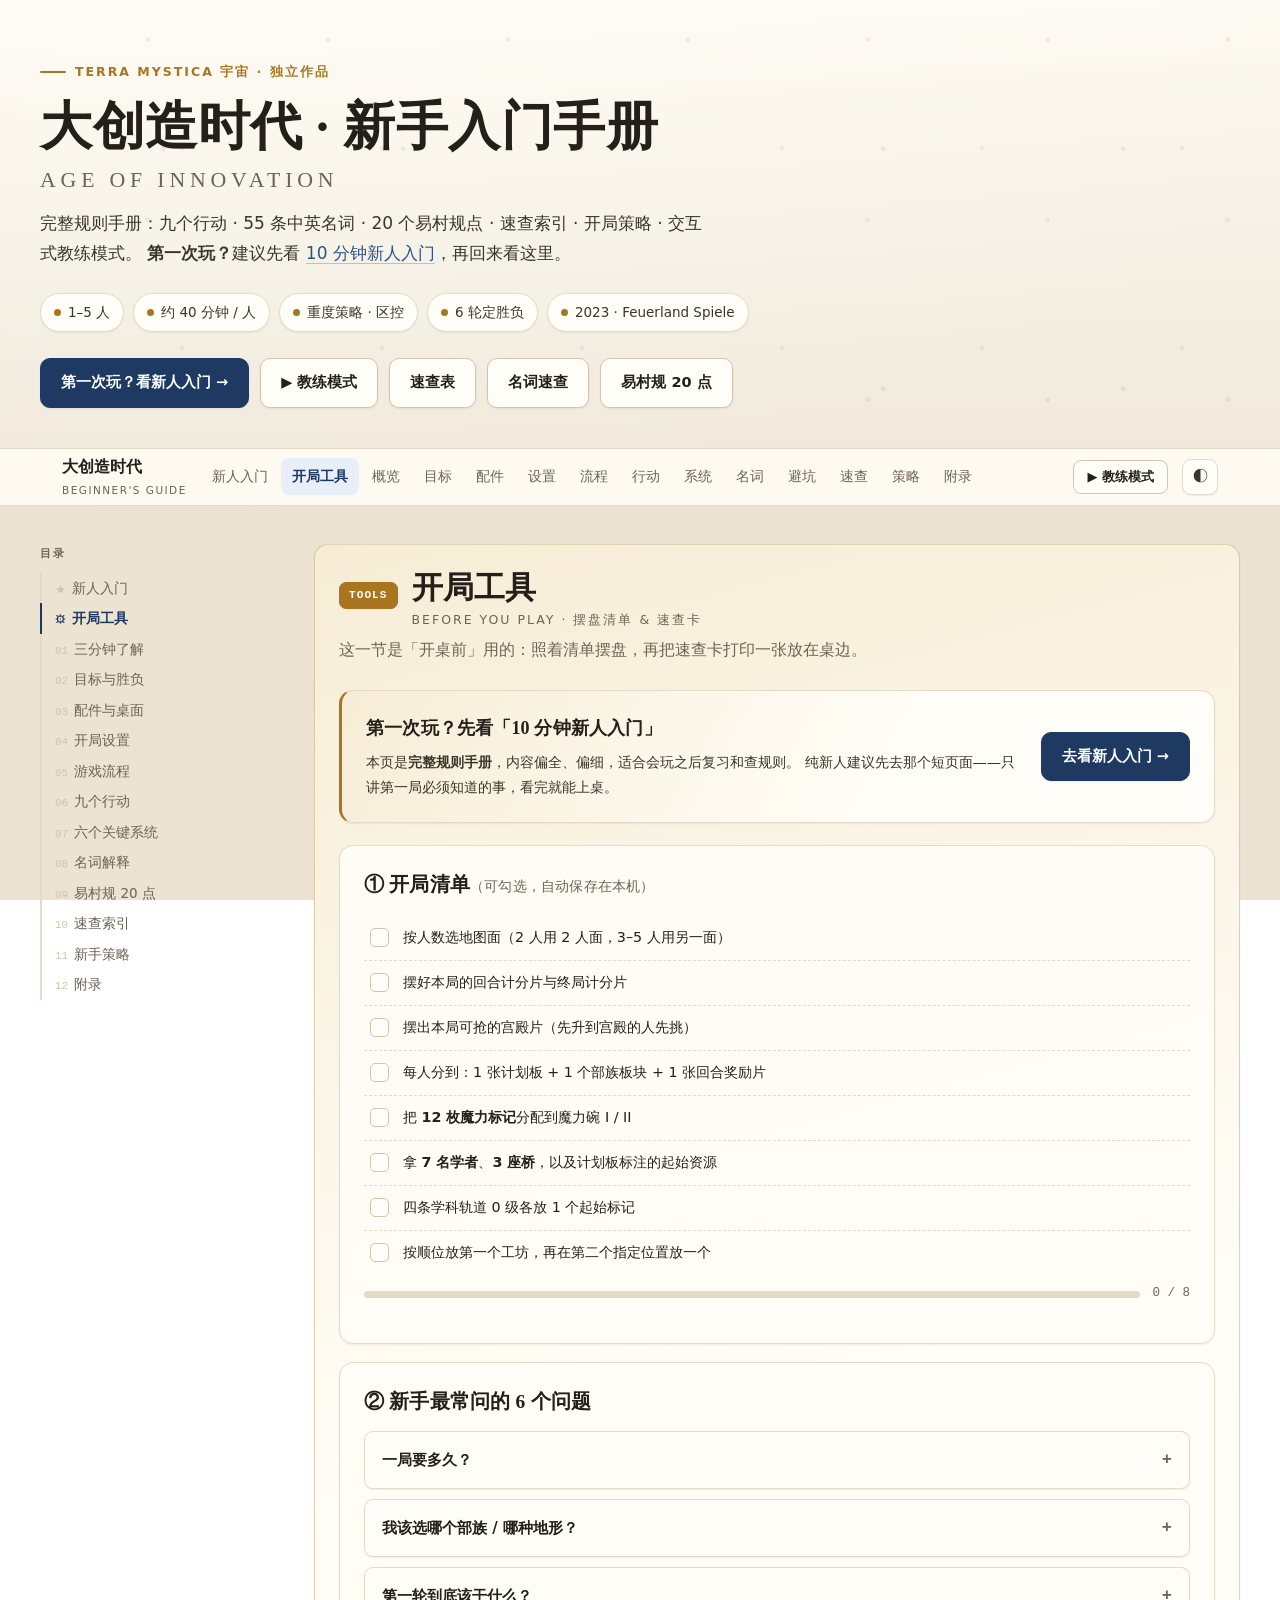
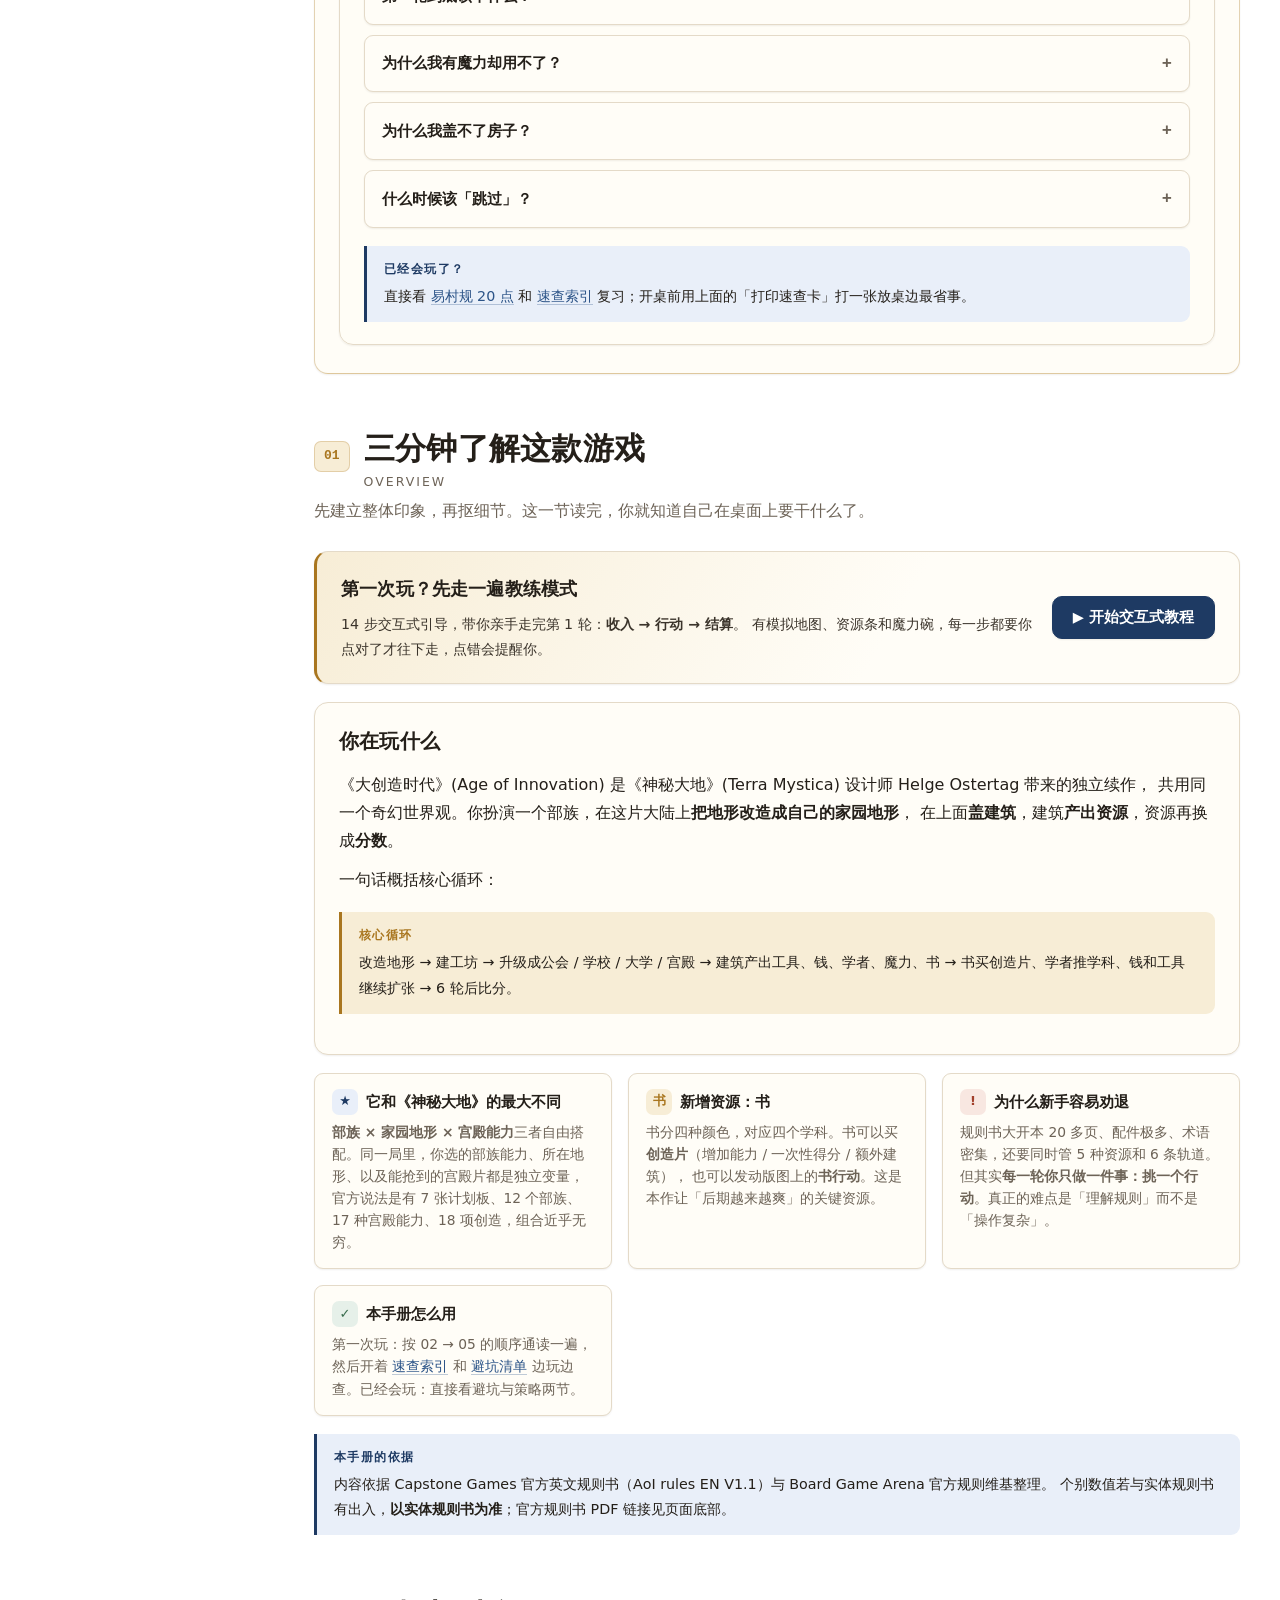
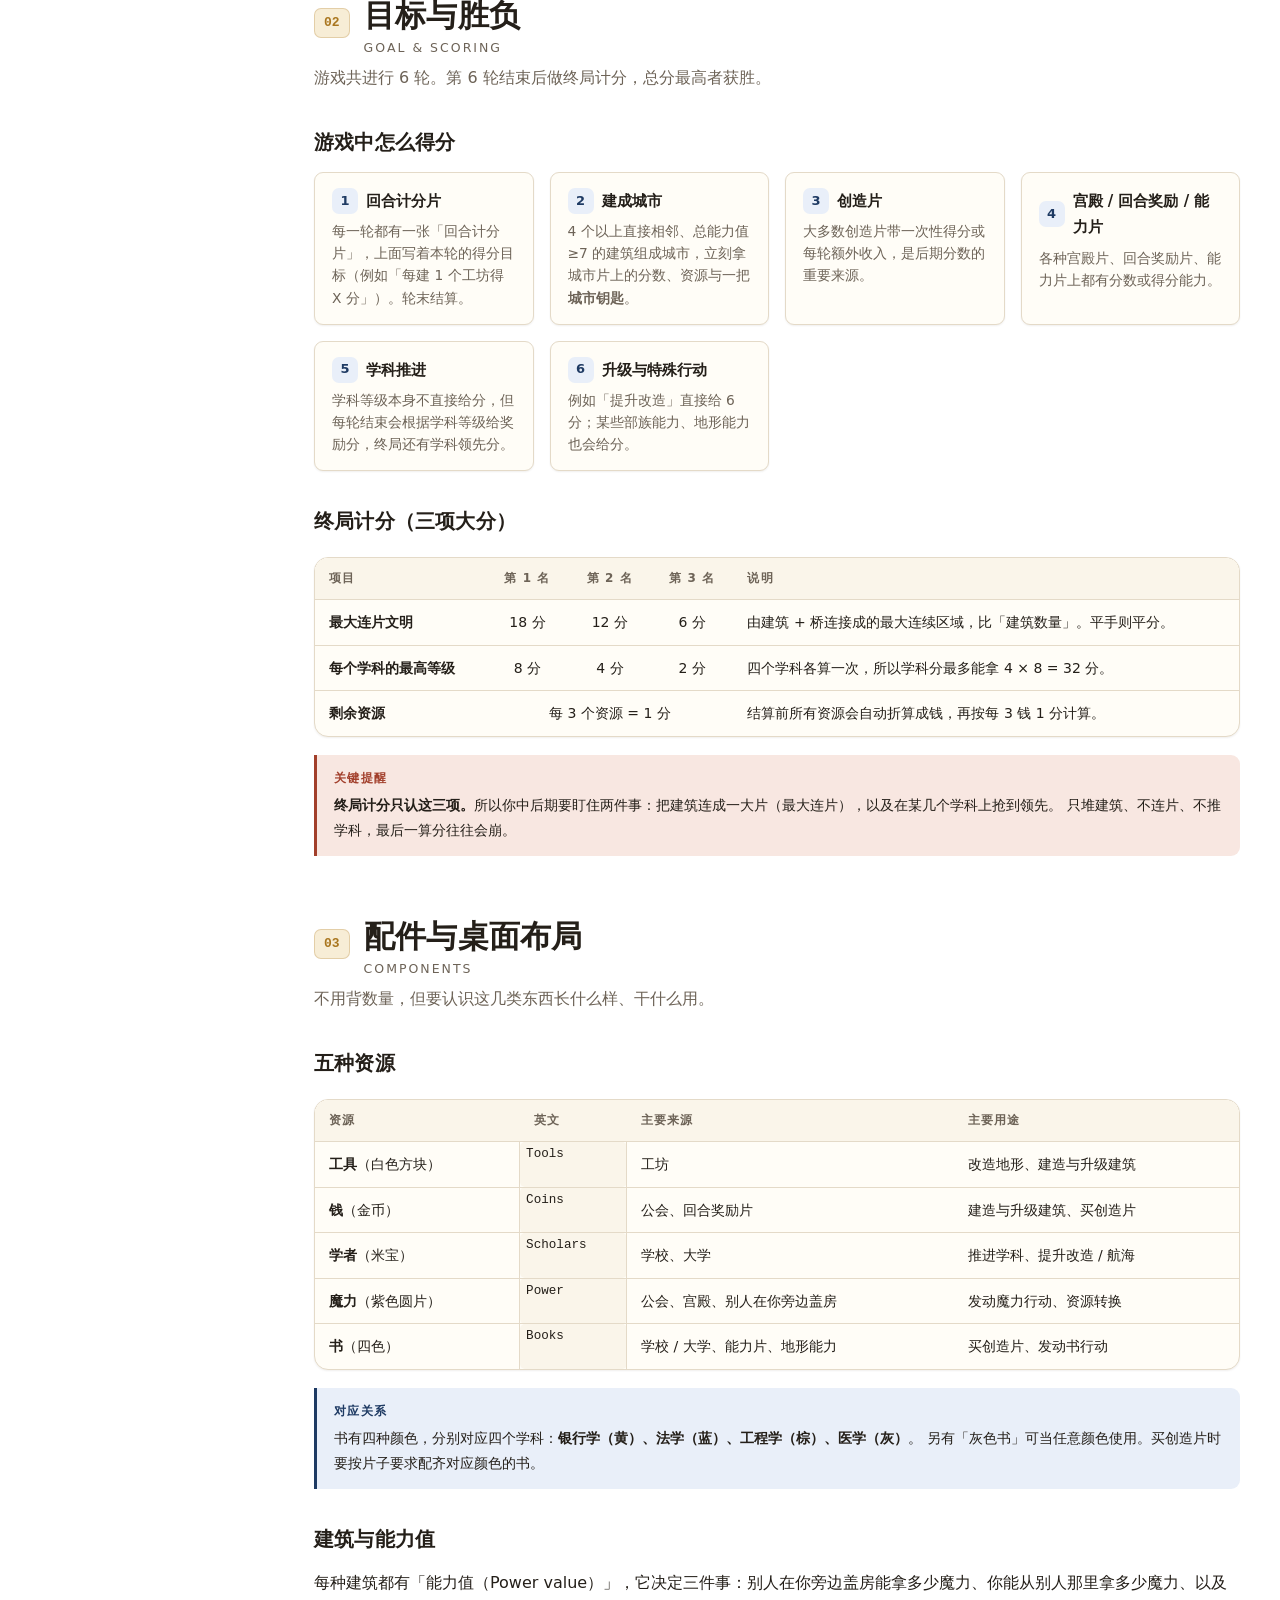
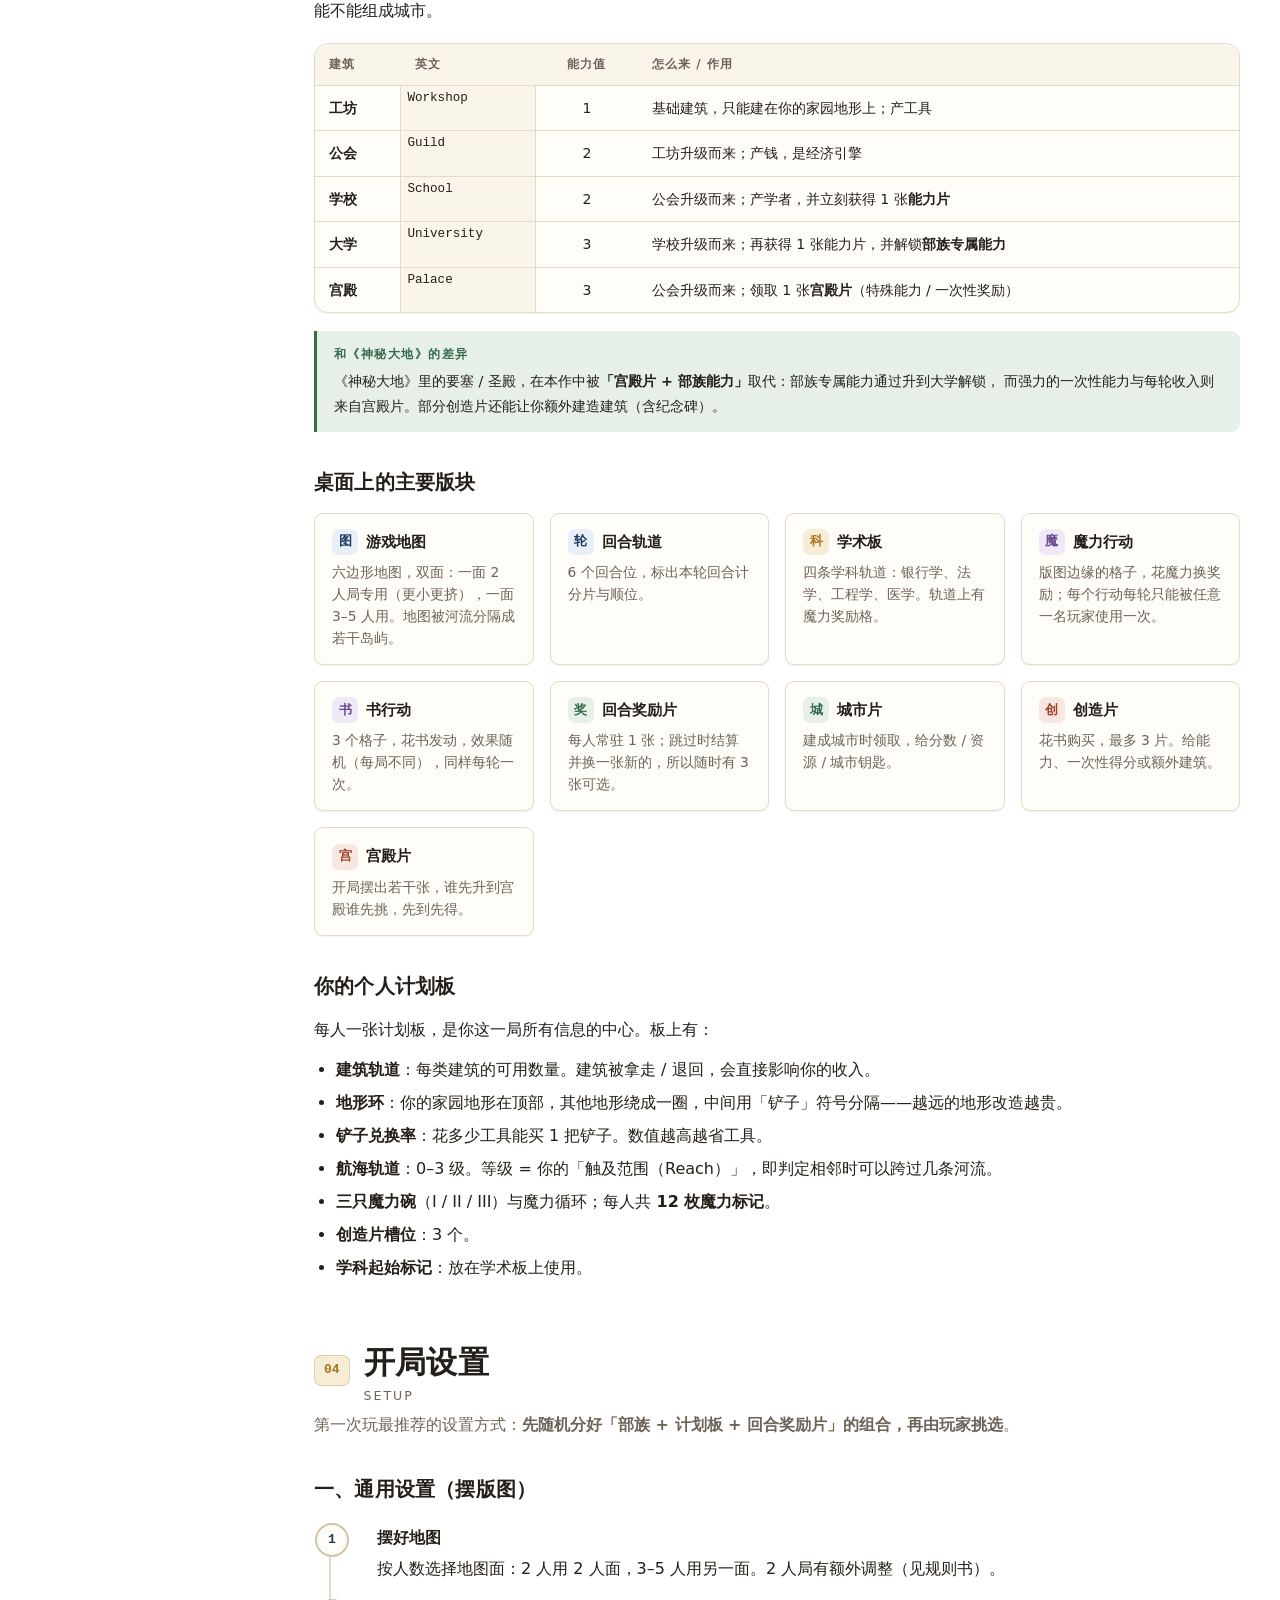
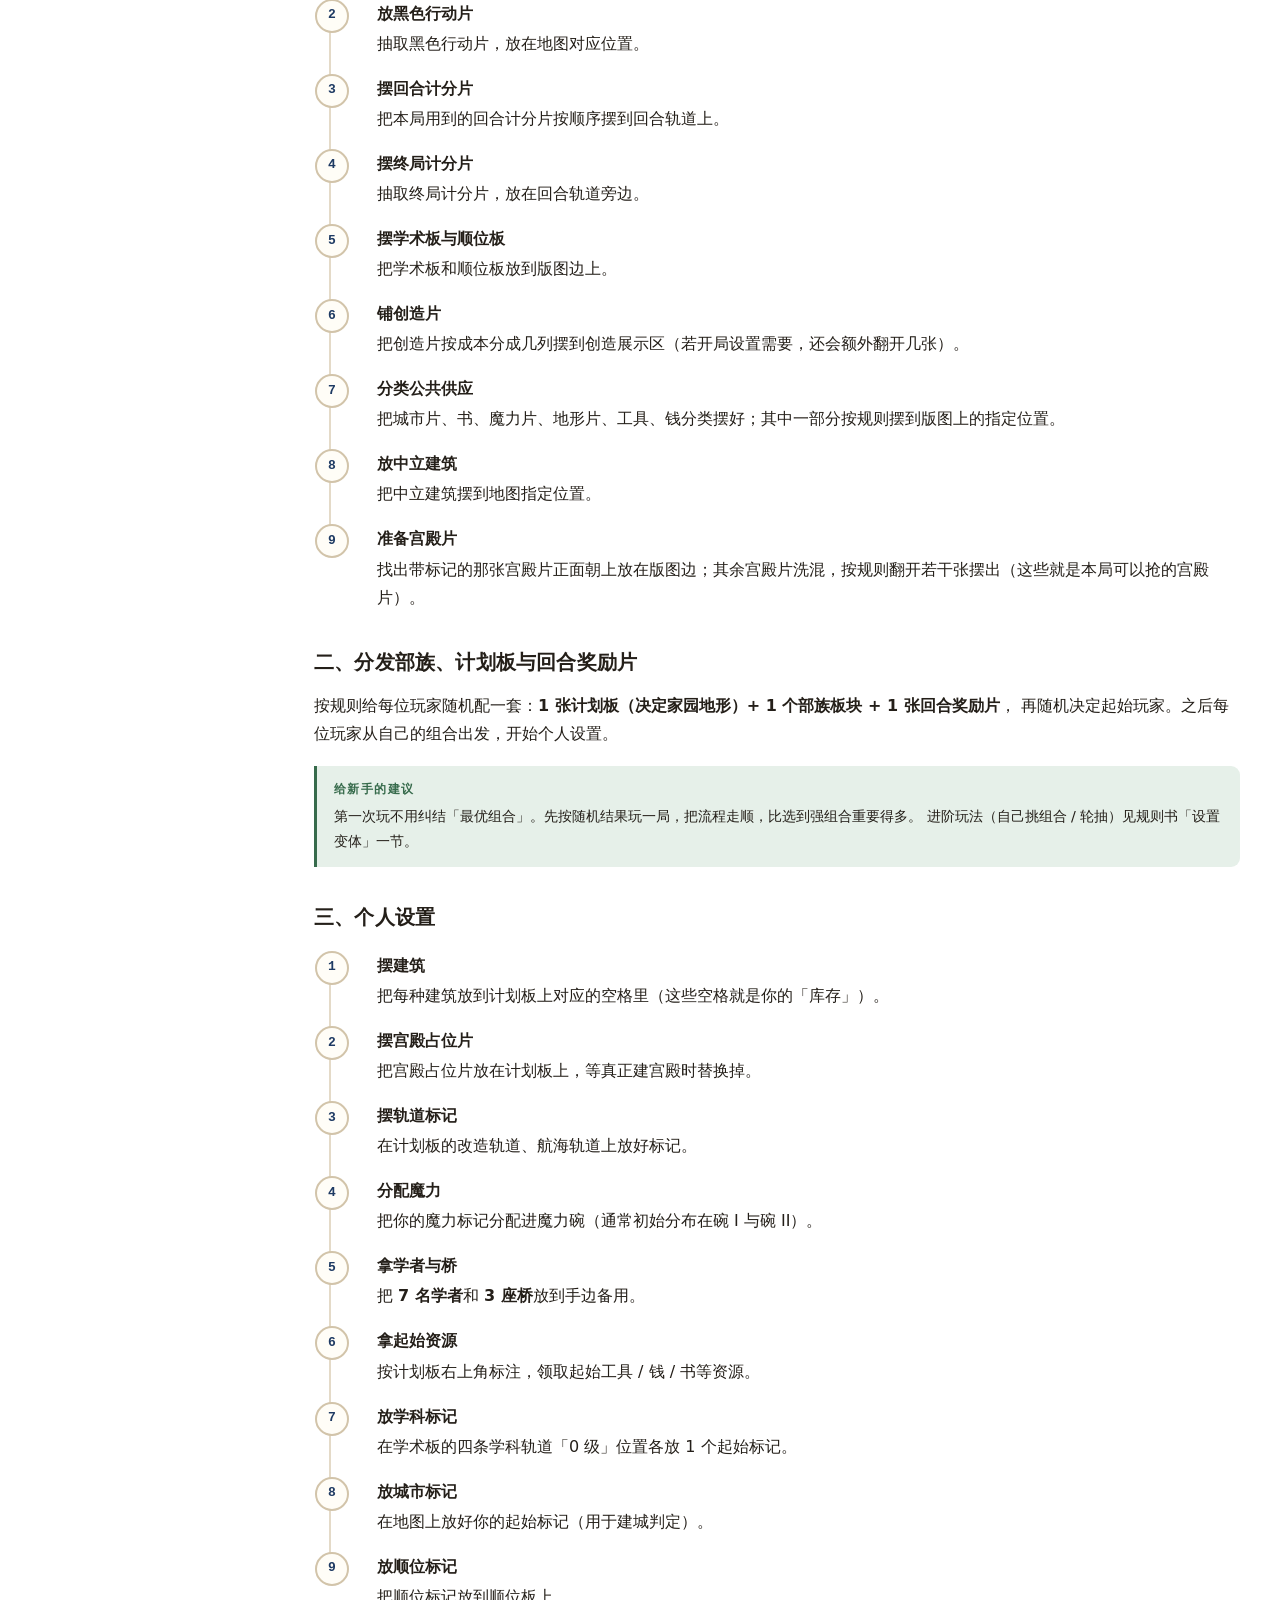
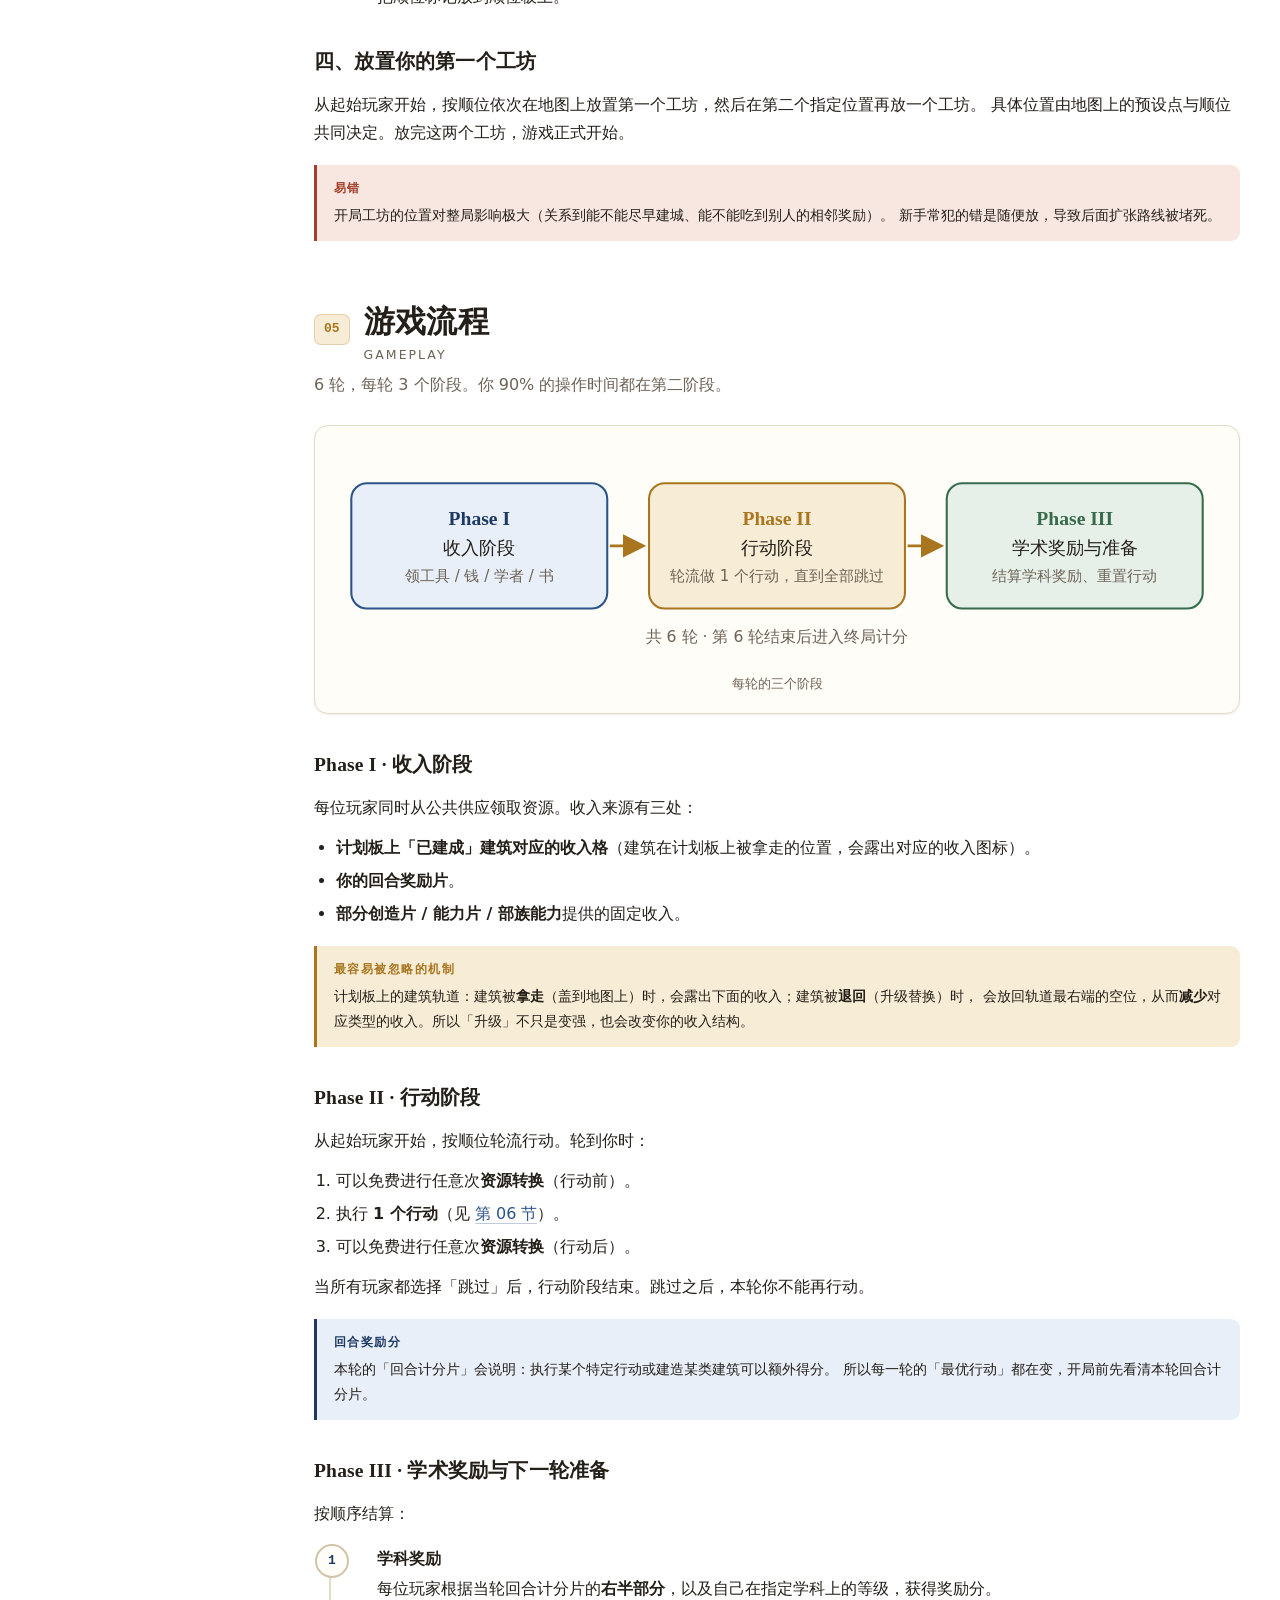
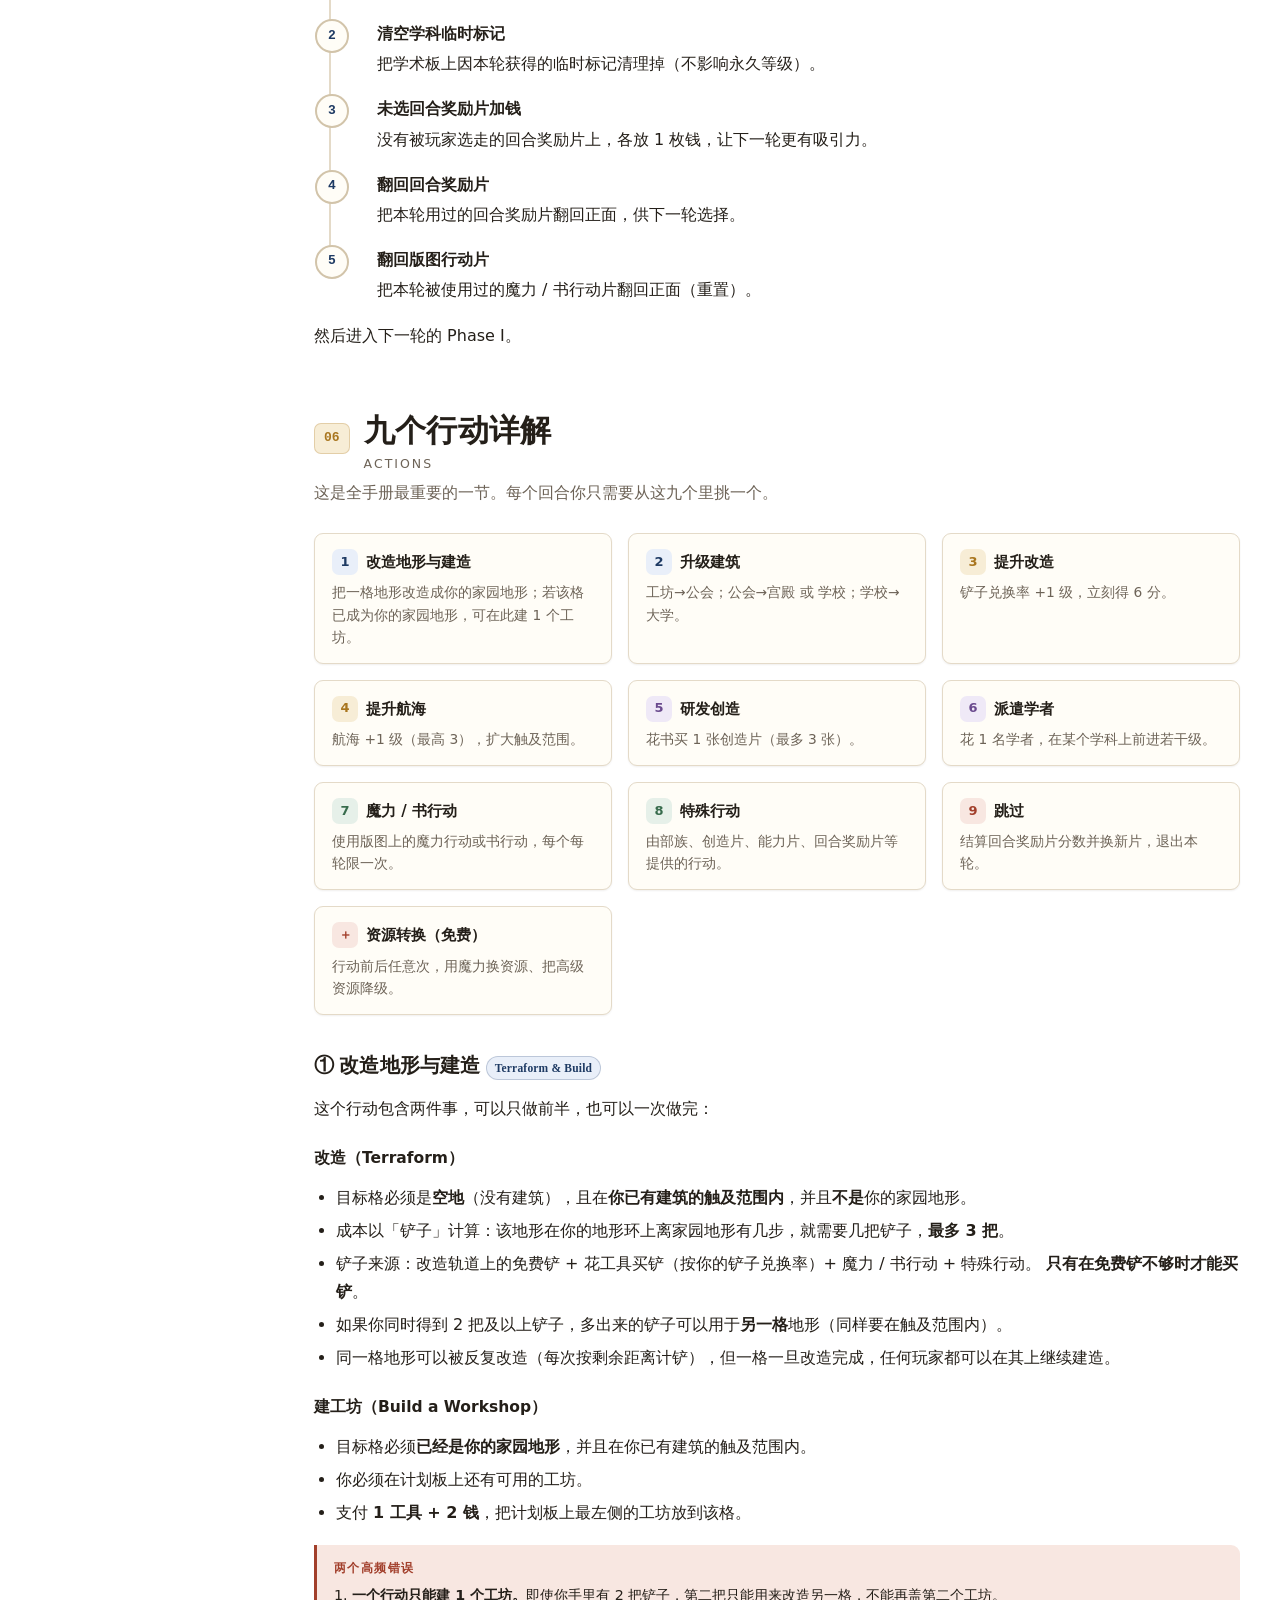
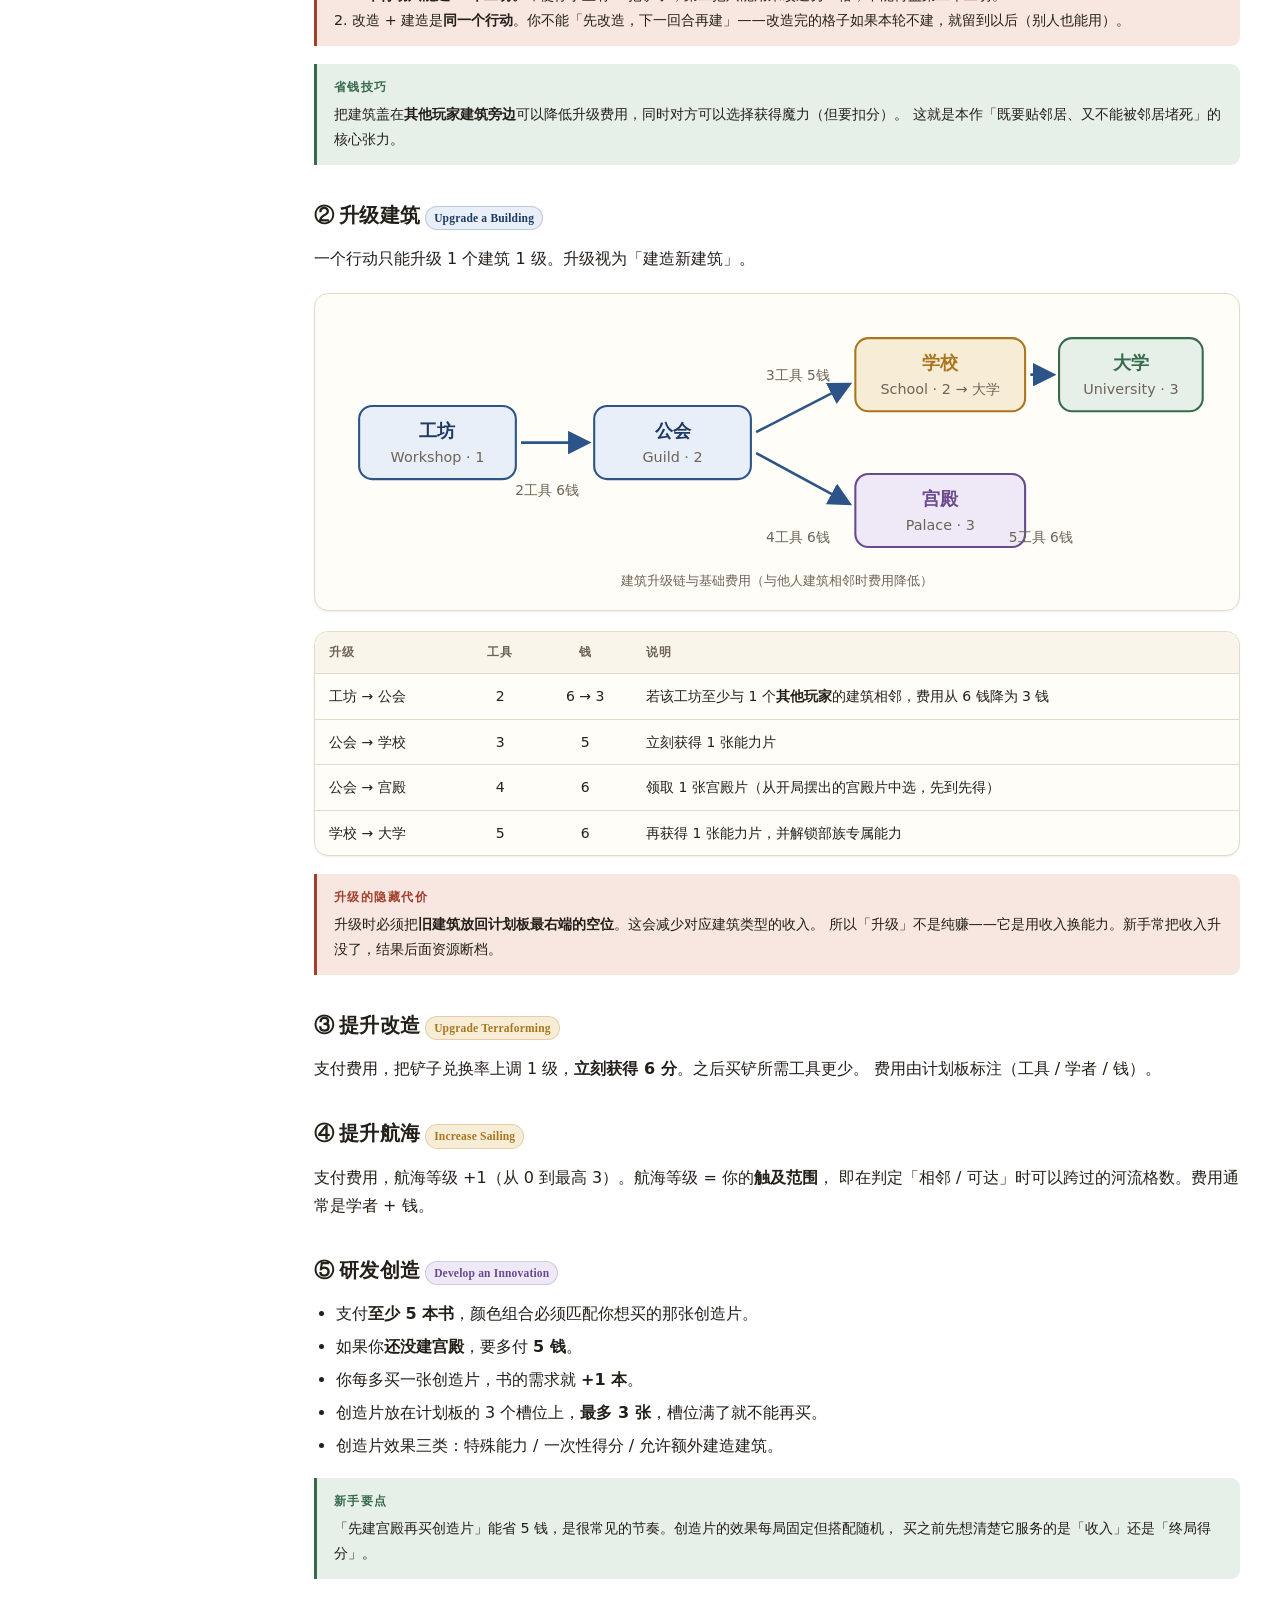
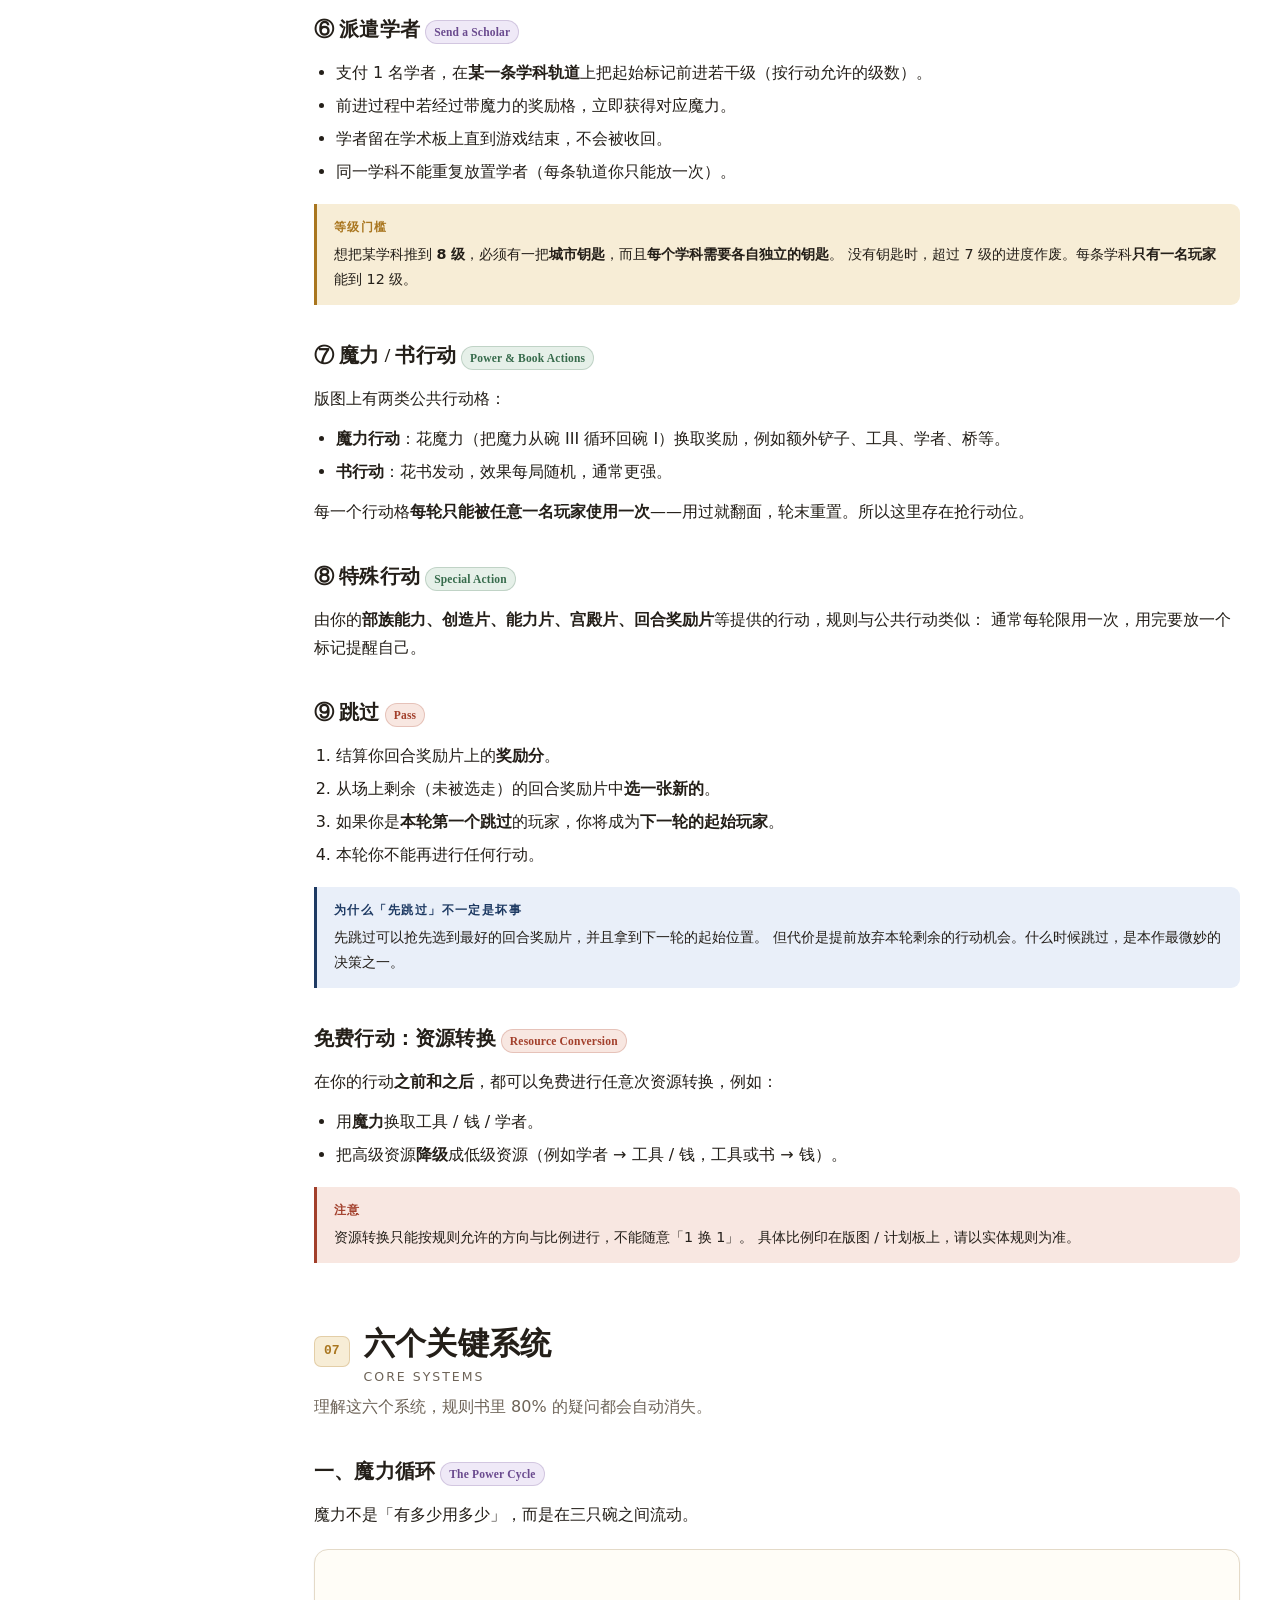
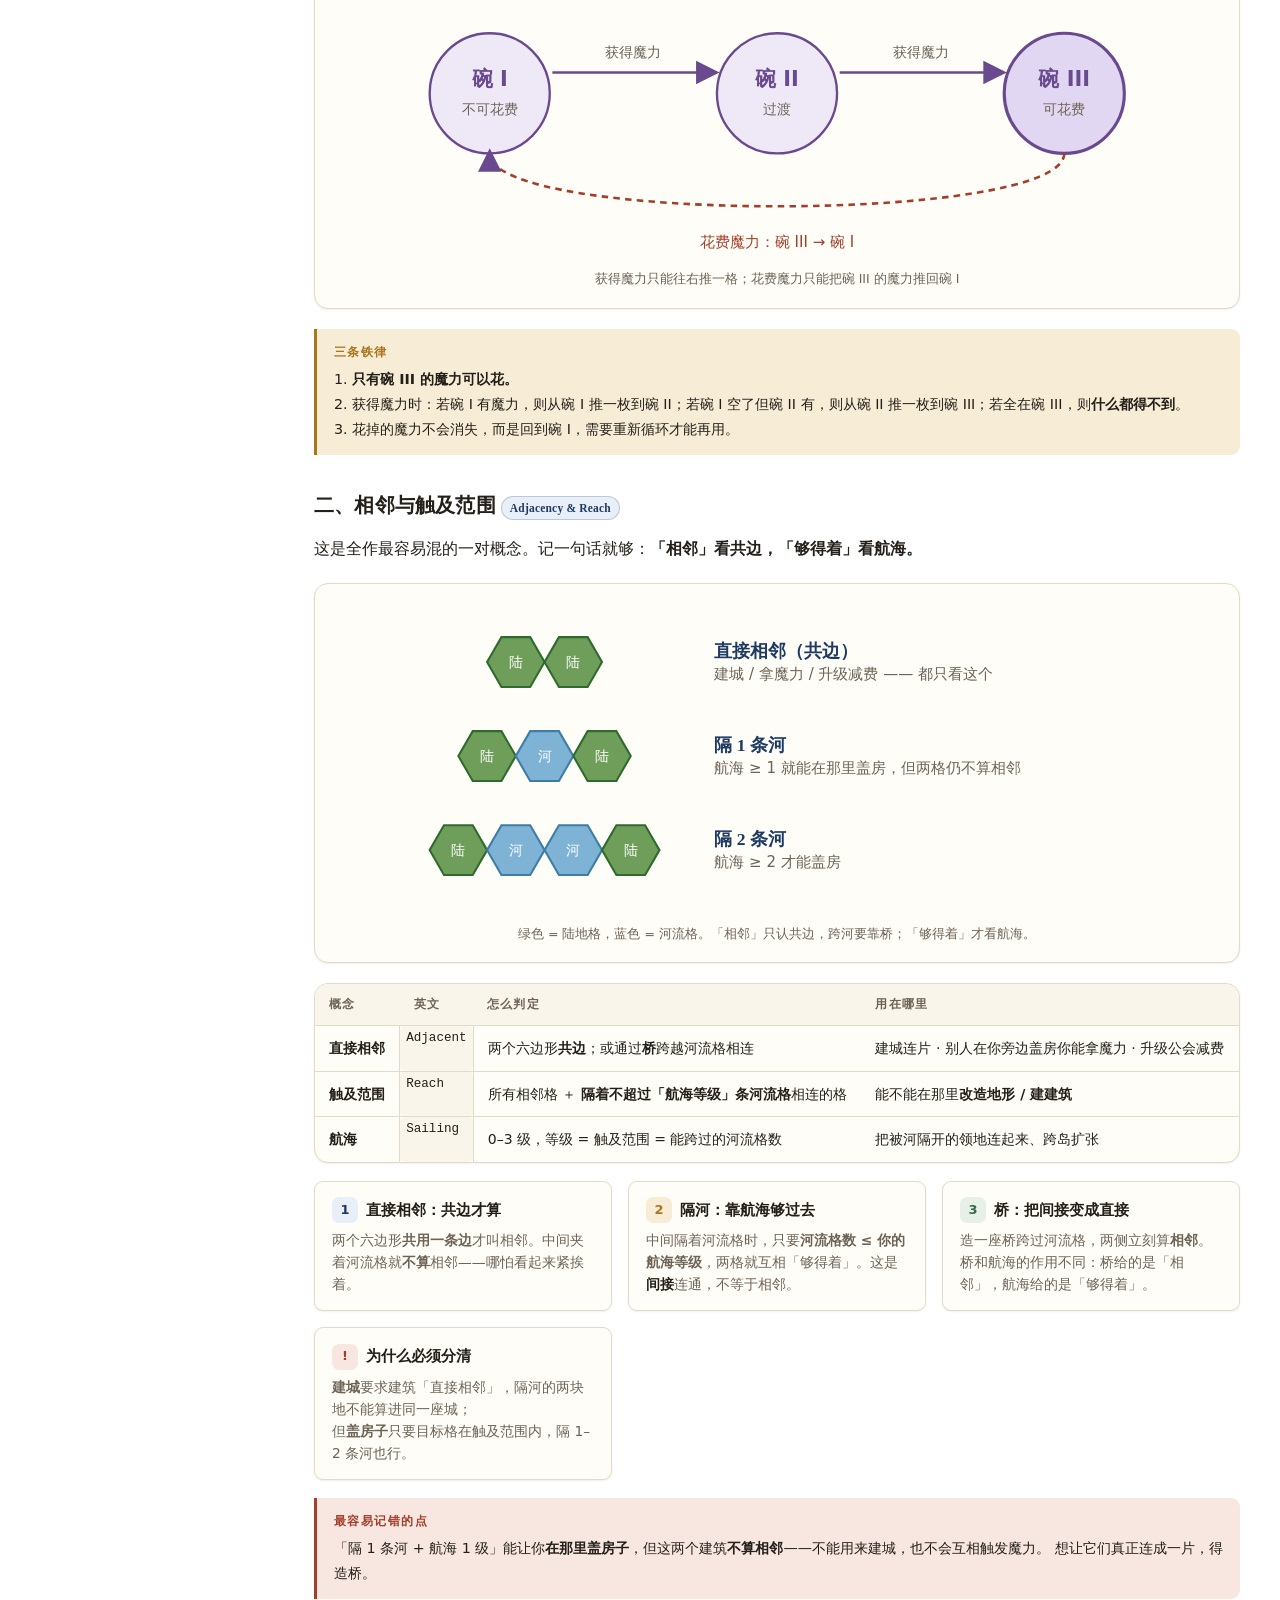
<file: index.html>
<!DOCTYPE html>
<html lang="zh-CN" data-theme="light">
<head>
<meta charset="UTF-8">
<meta name="viewport" content="width=device-width, initial-scale=1">
<title>大创造时代 Age of Innovation · 新手入门手册</title>
<meta name="description" content="《大创造时代》(Age of Innovation) 新手向规则入门：教程、名词解释、易村规点、速查索引与策略起步。基于官方规则书与 BGA 官方维基整理。">
<link rel="stylesheet" href="assets/styles.css">
</head>
<body>

<!-- ======================= HERO ======================= -->
<header class="hero">
  <div class="wrap hero-inner">
    <div class="kicker">Terra Mystica 宇宙 · 独立作品</div>
    <h1 class="title">大创造时代 · 新手入门手册
      <span class="en">Age of Innovation</span>
    </h1>
    <p class="lede">完整规则手册：九个行动 · 55 条中英名词 · 20 个易村规点 · 速查索引 · 开局策略 · 交互式教练模式。
    <b>第一次玩？</b>建议先看 <a href="beginner.html">10 分钟新人入门</a>，再回来看这里。</p>
    <div class="chips">
      <span class="chip"><span class="dot"></span>1–5 人</span>
      <span class="chip"><span class="dot"></span>约 40 分钟 / 人</span>
      <span class="chip"><span class="dot"></span>重度策略 · 区控</span>
      <span class="chip"><span class="dot"></span>6 轮定胜负</span>
      <span class="chip"><span class="dot"></span>2023 · Feuerland Spiele</span>
    </div>
    <div class="hero-actions">
      <a class="btn primary" href="beginner.html">第一次玩？看新人入门 →</a>
      <button class="btn" type="button" data-tut>▶ 教练模式</button>
      <a class="btn" href="#quickref">速查表</a>
      <a class="btn" href="#glossary">名词速查</a>
      <a class="btn" href="#mistakes">易村规 20 点</a>
    </div>
  </div>
</header>

<!-- ======================= TOPBAR ======================= -->
<div class="topbar">
  <div class="wrap topbar-inner">
    <a class="brand" href="#top">大创造时代<small>Beginner's Guide</small></a>
    <nav class="navlinks" id="navlinks">
      <a href="beginner.html">新人入门</a>
      <a href="#beginner">开局工具</a>
      <a href="#overview">概览</a>
      <a href="#goal">目标</a>
      <a href="#components">配件</a>
      <a href="#setup">设置</a>
      <a href="#flow">流程</a>
      <a href="#actions">行动</a>
      <a href="#systems">系统</a>
      <a href="#glossary">名词</a>
      <a href="#mistakes">避坑</a>
      <a href="#quickref">速查</a>
      <a href="#strategy">策略</a>
      <a href="#appendix">附录</a>
    </nav>
    <button class="btn tiny" type="button" data-tut title="交互式教练模式">▶ 教练模式</button>
    <button class="icon-btn" id="themeBtn" title="切换深色 / 浅色" aria-label="切换主题">◐</button>
  </div>
</div>

<div class="wrap layout" id="top">

  <!-- ======================= TOC ======================= -->
  <aside class="toc">
    <h4>目录</h4>
    <ol id="toclist">
      <li><a href="beginner.html"><span class="num">★</span>新人入门</a></li>
      <li><a href="#beginner"><span class="num">⚙</span>开局工具</a></li>
      <li><a href="#overview"><span class="num">01</span>三分钟了解</a></li>
      <li><a href="#goal"><span class="num">02</span>目标与胜负</a></li>
      <li><a href="#components"><span class="num">03</span>配件与桌面</a></li>
      <li><a href="#setup"><span class="num">04</span>开局设置</a></li>
      <li><a href="#flow"><span class="num">05</span>游戏流程</a></li>
      <li><a href="#actions"><span class="num">06</span>九个行动</a></li>
      <li><a href="#systems"><span class="num">07</span>六个关键系统</a></li>
      <li><a href="#glossary"><span class="num">08</span>名词解释</a></li>
      <li><a href="#mistakes"><span class="num">09</span>易村规 20 点</a></li>
      <li><a href="#quickref"><span class="num">10</span>速查索引</a></li>
      <li><a href="#strategy"><span class="num">11</span>新手策略</a></li>
      <li><a href="#appendix"><span class="num">12</span>附录</a></li>
    </ol>
  </aside>

  <!-- ======================= MAIN ======================= -->
  <main>

  <!-- ============ 新手专区 ============ -->
  <section id="beginner" class="beginner-zone">
    <div class="sec-head">
      <span class="sec-num bz">TOOLS</span>
      <h2>开局工具<span class="en">Before You Play · 摆盘清单 &amp; 速查卡</span></h2>
    </div>
    <p class="sec-sub">这一节是「开桌前」用的：照着清单摆盘，再把速查卡打印一张放在桌边。</p>

    <div class="card cta" style="margin-bottom:22px">
      <div class="cta-txt">
        <h3>第一次玩？先看「10 分钟新人入门」</h3>
        <p>本页是<b>完整规则手册</b>，内容偏全、偏细，适合会玩之后复习和查规则。
        纯新人建议先去那个短页面——只讲第一局必须知道的事，看完就能上桌。</p>
      </div>
      <a class="btn primary" href="beginner.html">去看新人入门 →</a>
    </div>

    <div class="card bz-card">
      <h3>① 开局清单<span style="font-weight:400;font-size:13.5px;color:var(--muted)">（可勾选，自动保存在本机）</span></h3>
      <ul class="bz-check" id="bzCheck">
        <li><label><input type="checkbox" data-ck="c1"><span>按人数选地图面（2 人用 2 人面，3–5 人用另一面）</span></label></li>
        <li><label><input type="checkbox" data-ck="c2"><span>摆好本局的回合计分片与终局计分片</span></label></li>
        <li><label><input type="checkbox" data-ck="c3"><span>摆出本局可抢的宫殿片（先升到宫殿的人先挑）</span></label></li>
        <li><label><input type="checkbox" data-ck="c4"><span>每人分到：1 张计划板 + 1 个部族板块 + 1 张回合奖励片</span></label></li>
        <li><label><input type="checkbox" data-ck="c5"><span>把 <b>12 枚魔力标记</b>分配到魔力碗 I / II</span></label></li>
        <li><label><input type="checkbox" data-ck="c6"><span>拿 <b>7 名学者</b>、<b>3 座桥</b>，以及计划板标注的起始资源</span></label></li>
        <li><label><input type="checkbox" data-ck="c7"><span>四条学科轨道 0 级各放 1 个起始标记</span></label></li>
        <li><label><input type="checkbox" data-ck="c8"><span>按顺位放第一个工坊，再在第二个指定位置放一个</span></label></li>
      </ul>
      <div class="bz-progress"><i id="bzBar"></i><span id="bzText">0 / 8</span></div>
    </div>

    <div class="card bz-card" style="margin-bottom:22px">
      <h3>② 新手最常问的 6 个问题</h3>
      <details class="acc"><summary>一局要多久？</summary>
        <div class="acc-body">官方标注约 40 分钟 / 人。3 人局约 2 小时，4–5 人常见 2.5–3.5 小时。<b>第一次玩建议预留 3 小时</b>，因为要边看规则边玩。</div>
      </details>
      <details class="acc"><summary>我该选哪个部族 / 哪种地形？</summary>
        <div class="acc-body">第一次<b>别纠结</b>，按随机结果直接玩，把流程走顺比选到强组合重要得多。想主动挑的话，「发明家」（白送一张能力片）和「哲学家」（多给书）收益最直观。</div>
      </details>
      <details class="acc"><summary>第一轮到底该干什么？</summary>
        <div class="acc-body">围绕三个目标之一展开即可：<b>① 宫殿 + 3~4 个工坊</b>（抢强力宫殿片）<b>② 学校 + 3~4 个工坊</b>（拿能力片，最容易达成）<b>③ 买 1 张创造片</b>（需要 5 本书，最好先有宫殿省 5 钱）。</div>
      </details>
      <details class="acc"><summary>为什么我有魔力却用不了？</summary>
        <div class="acc-body">因为<b>只有魔力碗 III 的魔力能花</b>。碗 I、碗 II 的魔力必须先通过「获得魔力」一步步推到碗 III 才能用。这是新手最常见的卡点。</div>
      </details>
      <details class="acc"><summary>为什么我盖不了房子？</summary>
        <div class="acc-body">依次检查三件事：<b>① 那格是不是你的家园地形</b>（不是就得先改造）；<b>② 是否在你的「触及范围」内</b>（隔河要看航海等级）；<b>③ 计划板上还有没有工坊库存</b>。</div>
      </details>
      <details class="acc"><summary>什么时候该「跳过」？</summary>
        <div class="acc-body">本轮不想再行动时就可以跳过。<b>先跳过并不吃亏</b>：你能抢到最好的回合奖励片，而且会成为<b>下一轮的起始玩家</b>。代价是提前放弃本轮剩余的行动机会。</div>
      </details>
      <div class="note" style="margin-bottom:0"><span class="lbl">已经会玩了？</span>
        <p>直接看 <a href="#mistakes">易村规 20 点</a> 和 <a href="#quickref">速查索引</a> 复习；开桌前用上面的「打印速查卡」打一张放桌边最省事。</p>
      </div>
    </div>
  </section>

  <!-- ============ 01 概览 ============ -->
  <section id="overview">
    <div class="sec-head"><span class="sec-num">01</span><h2>三分钟了解这款游戏<span class="en">Overview</span></h2></div>
    <p class="sec-sub">先建立整体印象，再抠细节。这一节读完，你就知道自己在桌面上要干什么了。</p>

    <div class="card cta">
      <div class="cta-txt">
        <h3>第一次玩？先走一遍教练模式</h3>
        <p>14 步交互式引导，带你亲手走完第 1 轮：<b>收入 → 行动 → 结算</b>。
        有模拟地图、资源条和魔力碗，每一步都要你点对了才往下走，点错会提醒你。</p>
      </div>
      <button class="btn primary" type="button" data-tut>▶ 开始交互式教程</button>
    </div>

    <div class="card">
      <h3 style="margin-top:0">你在玩什么</h3>
      <p>《大创造时代》(Age of Innovation) 是《神秘大地》(Terra Mystica) 设计师 Helge Ostertag 带来的独立续作，
      共用同一个奇幻世界观。你扮演一个部族，在这片大陆上<b>把地形改造成自己的家园地形</b>，
      在上面<b>盖建筑</b>，建筑<b>产出资源</b>，资源再换成<b>分数</b>。</p>
      <p>一句话概括核心循环：</p>
      <p class="note key"><span class="lbl">核心循环</span>
      改造地形 → 建工坊 → 升级成公会 / 学校 / 大学 / 宫殿 → 建筑产出工具、钱、学者、魔力、书 →
      书买创造片、学者推学科、钱和工具继续扩张 → 6 轮后比分。</p>
    </div>

    <div class="grid g2">
      <div class="tile blue">
        <h4><span class="ico">★</span>它和《神秘大地》的最大不同</h4>
        <p><b>部族 × 家园地形 × 宫殿能力</b>三者自由搭配。同一局里，你选的部族能力、所在地形、以及能抢到的宫殿片都是独立变量，
        官方说法是有 7 张计划板、12 个部族、17 种宫殿能力、18 项创造，组合近乎无穷。</p>
      </div>
      <div class="tile gold">
        <h4><span class="ico">书</span>新增资源：书</h4>
        <p>书分四种颜色，对应四个学科。书可以买<b>创造片</b>（增加能力 / 一次性得分 / 额外建筑），
        也可以发动版图上的<b>书行动</b>。这是本作让「后期越来越爽」的关键资源。</p>
      </div>
      <div class="tile red">
        <h4><span class="ico">!</span>为什么新手容易劝退</h4>
        <p>规则书大开本 20 多页、配件极多、术语密集，还要同时管 5 种资源和 6 条轨道。
        但其实<b>每一轮你只做一件事：挑一个行动</b>。真正的难点是「理解规则」而不是「操作复杂」。</p>
      </div>
      <div class="tile green">
        <h4><span class="ico">✓</span>本手册怎么用</h4>
        <p>第一次玩：按 02 → 05 的顺序通读一遍，然后开着 <a href="#quickref">速查索引</a> 和
        <a href="#mistakes">避坑清单</a> 边玩边查。已经会玩：直接看避坑与策略两节。</p>
      </div>
    </div>

    <div class="note">
      <span class="lbl">本手册的依据</span>
      <p>内容依据 Capstone Games 官方英文规则书（AoI rules EN V1.1）与 Board Game Arena 官方规则维基整理。
      个别数值若与实体规则书有出入，<b>以实体规则书为准</b>；官方规则书 PDF 链接见页面底部。</p>
    </div>
  </section>

  <!-- ============ 02 目标 ============ -->
  <section id="goal">
    <div class="sec-head"><span class="sec-num">02</span><h2>目标与胜负<span class="en">Goal &amp; Scoring</span></h2></div>
    <p class="sec-sub">游戏共进行 6 轮。第 6 轮结束后做终局计分，总分最高者获胜。</p>

    <h3>游戏中怎么得分</h3>
    <div class="grid g3">
      <div class="tile"><h4><span class="ico">1</span>回合计分片</h4><p>每一轮都有一张「回合计分片」，上面写着本轮的得分目标（例如「每建 1 个工坊得 X 分」）。轮末结算。</p></div>
      <div class="tile"><h4><span class="ico">2</span>建成城市</h4><p>4 个以上直接相邻、总能力值 ≥7 的建筑组成城市，立刻拿城市片上的分数、资源与一把<b>城市钥匙</b>。</p></div>
      <div class="tile"><h4><span class="ico">3</span>创造片</h4><p>大多数创造片带一次性得分或每轮额外收入，是后期分数的重要来源。</p></div>
      <div class="tile"><h4><span class="ico">4</span>宫殿 / 回合奖励 / 能力片</h4><p>各种宫殿片、回合奖励片、能力片上都有分数或得分能力。</p></div>
      <div class="tile"><h4><span class="ico">5</span>学科推进</h4><p>学科等级本身不直接给分，但每轮结束会根据学科等级给奖励分，终局还有学科领先分。</p></div>
      <div class="tile"><h4><span class="ico">6</span>升级与特殊行动</h4><p>例如「提升改造」直接给 6 分；某些部族能力、地形能力也会给分。</p></div>
    </div>

    <h3>终局计分（三项大分）</h3>
    <div class="table-wrap">
      <table>
        <thead><tr><th>项目</th><th class="num">第 1 名</th><th class="num">第 2 名</th><th class="num">第 3 名</th><th>说明</th></tr></thead>
        <tbody>
          <tr><td><b>最大连片文明</b></td><td class="num">18 分</td><td class="num">12 分</td><td class="num">6 分</td><td>由建筑 + 桥连接成的最大连续区域，比「建筑数量」。平手则平分。</td></tr>
          <tr><td><b>每个学科的最高等级</b></td><td class="num">8 分</td><td class="num">4 分</td><td class="num">2 分</td><td>四个学科各算一次，所以学科分最多能拿 4 × 8 = 32 分。</td></tr>
          <tr><td><b>剩余资源</b></td><td class="num" colspan="3">每 3 个资源 = 1 分</td><td>结算前所有资源会自动折算成钱，再按每 3 钱 1 分计算。</td></tr>
        </tbody>
      </table>
    </div>
    <div class="note warn"><span class="lbl">关键提醒</span>
      <p><b>终局计分只认这三项。</b>所以你中后期要盯住两件事：把建筑连成一大片（最大连片），以及在某几个学科上抢到领先。
      只堆建筑、不连片、不推学科，最后一算分往往会崩。</p>
    </div>
  </section>

  <!-- ============ 03 配件 ============ -->
  <section id="components">
    <div class="sec-head"><span class="sec-num">03</span><h2>配件与桌面布局<span class="en">Components</span></h2></div>
    <p class="sec-sub">不用背数量，但要认识这几类东西长什么样、干什么用。</p>

    <h3>五种资源</h3>
    <div class="table-wrap">
      <table>
        <thead><tr><th>资源</th><th>英文</th><th>主要来源</th><th>主要用途</th></tr></thead>
        <tbody>
          <tr><td><b>工具</b>（白色方块）</td><td class="mono">Tools</td><td>工坊</td><td>改造地形、建造与升级建筑</td></tr>
          <tr><td><b>钱</b>（金币）</td><td class="mono">Coins</td><td>公会、回合奖励片</td><td>建造与升级建筑、买创造片</td></tr>
          <tr><td><b>学者</b>（米宝）</td><td class="mono">Scholars</td><td>学校、大学</td><td>推进学科、提升改造 / 航海</td></tr>
          <tr><td><b>魔力</b>（紫色圆片）</td><td class="mono">Power</td><td>公会、宫殿、别人在你旁边盖房</td><td>发动魔力行动、资源转换</td></tr>
          <tr><td><b>书</b>（四色）</td><td class="mono">Books</td><td>学校 / 大学、能力片、地形能力</td><td>买创造片、发动书行动</td></tr>
        </tbody>
      </table>
    </div>
    <div class="note"><span class="lbl">对应关系</span>
      <p>书有四种颜色，分别对应四个学科：<b>银行学（黄）、法学（蓝）、工程学（棕）、医学（灰）</b>。
      另有「灰色书」可当任意颜色使用。买创造片时要按片子要求配齐对应颜色的书。</p>
    </div>

    <h3>建筑与能力值</h3>
    <p>每种建筑都有「能力值（Power value）」，它决定三件事：别人在你旁边盖房能拿多少魔力、你能从别人那里拿多少魔力、以及能不能组成城市。</p>
    <div class="table-wrap">
      <table>
        <thead><tr><th>建筑</th><th>英文</th><th class="num">能力值</th><th>怎么来 / 作用</th></tr></thead>
        <tbody>
          <tr><td><b>工坊</b></td><td class="mono">Workshop</td><td class="num">1</td><td>基础建筑，只能建在你的家园地形上；产工具</td></tr>
          <tr><td><b>公会</b></td><td class="mono">Guild</td><td class="num">2</td><td>工坊升级而来；产钱，是经济引擎</td></tr>
          <tr><td><b>学校</b></td><td class="mono">School</td><td class="num">2</td><td>公会升级而来；产学者，并立刻获得 1 张<b>能力片</b></td></tr>
          <tr><td><b>大学</b></td><td class="mono">University</td><td class="num">3</td><td>学校升级而来；再获得 1 张能力片，并解锁<b>部族专属能力</b></td></tr>
          <tr><td><b>宫殿</b></td><td class="mono">Palace</td><td class="num">3</td><td>公会升级而来；领取 1 张<b>宫殿片</b>（特殊能力 / 一次性奖励）</td></tr>
        </tbody>
      </table>
    </div>
    <div class="note tip"><span class="lbl">和《神秘大地》的差异</span>
      <p>《神秘大地》里的要塞 / 圣殿，在本作中被<b>「宫殿片 + 部族能力」</b>取代：部族专属能力通过升到大学解锁，
      而强力的一次性能力与每轮收入则来自宫殿片。部分创造片还能让你额外建造建筑（含纪念碑）。</p>
    </div>

    <h3>桌面上的主要版块</h3>
    <div class="grid g3">
      <div class="tile blue"><h4><span class="ico">图</span>游戏地图</h4><p>六边形地图，双面：一面 2 人局专用（更小更挤），一面 3–5 人用。地图被河流分隔成若干岛屿。</p></div>
      <div class="tile blue"><h4><span class="ico">轮</span>回合轨道</h4><p>6 个回合位，标出本轮回合计分片与顺位。</p></div>
      <div class="tile gold"><h4><span class="ico">科</span>学术板</h4><p>四条学科轨道：银行学、法学、工程学、医学。轨道上有魔力奖励格。</p></div>
      <div class="tile purple"><h4><span class="ico">魔</span>魔力行动</h4><p>版图边缘的格子，花魔力换奖励；每个行动每轮只能被任意一名玩家使用一次。</p></div>
      <div class="tile purple"><h4><span class="ico">书</span>书行动</h4><p>3 个格子，花书发动，效果随机（每局不同），同样每轮一次。</p></div>
      <div class="tile green"><h4><span class="ico">奖</span>回合奖励片</h4><p>每人常驻 1 张；跳过时结算并换一张新的，所以随时有 3 张可选。</p></div>
      <div class="tile green"><h4><span class="ico">城</span>城市片</h4><p>建成城市时领取，给分数 / 资源 / 城市钥匙。</p></div>
      <div class="tile red"><h4><span class="ico">创</span>创造片</h4><p>花书购买，最多 3 片。给能力、一次性得分或额外建筑。</p></div>
      <div class="tile red"><h4><span class="ico">宫</span>宫殿片</h4><p>开局摆出若干张，谁先升到宫殿谁先挑，先到先得。</p></div>
    </div>

    <h3>你的个人计划板</h3>
    <p>每人一张计划板，是你这一局所有信息的中心。板上有：</p>
    <ul>
      <li><b>建筑轨道</b>：每类建筑的可用数量。建筑被拿走 / 退回，会直接影响你的收入。</li>
      <li><b>地形环</b>：你的家园地形在顶部，其他地形绕成一圈，中间用「铲子」符号分隔——越远的地形改造越贵。</li>
      <li><b>铲子兑换率</b>：花多少工具能买 1 把铲子。数值越高越省工具。</li>
      <li><b>航海轨道</b>：0–3 级。等级 = 你的「触及范围（Reach）」，即判定相邻时可以跨过几条河流。</li>
      <li><b>三只魔力碗</b>（I / II / III）与魔力循环；每人共 <b>12 枚魔力标记</b>。</li>
      <li><b>创造片槽位</b>：3 个。</li>
      <li><b>学科起始标记</b>：放在学术板上使用。</li>
    </ul>
  </section>

  <!-- ============ 04 设置 ============ -->
  <section id="setup">
    <div class="sec-head"><span class="sec-num">04</span><h2>开局设置<span class="en">Setup</span></h2></div>
    <p class="sec-sub">第一次玩最推荐的设置方式：<b>先随机分好「部族 + 计划板 + 回合奖励片」的组合，再由玩家挑选</b>。</p>

    <h3>一、通用设置（摆版图）</h3>
    <ol class="steps">
      <li><strong>摆好地图</strong>按人数选择地图面：2 人用 2 人面，3–5 人用另一面。2 人局有额外调整（见规则书）。</li>
      <li><strong>放黑色行动片</strong>抽取黑色行动片，放在地图对应位置。</li>
      <li><strong>摆回合计分片</strong>把本局用到的回合计分片按顺序摆到回合轨道上。</li>
      <li><strong>摆终局计分片</strong>抽取终局计分片，放在回合轨道旁边。</li>
      <li><strong>摆学术板与顺位板</strong>把学术板和顺位板放到版图边上。</li>
      <li><strong>铺创造片</strong>把创造片按成本分成几列摆到创造展示区（若开局设置需要，还会额外翻开几张）。</li>
      <li><strong>分类公共供应</strong>把城市片、书、魔力片、地形片、工具、钱分类摆好；其中一部分按规则摆到版图上的指定位置。</li>
      <li><strong>放中立建筑</strong>把中立建筑摆到地图指定位置。</li>
      <li><strong>准备宫殿片</strong>找出带标记的那张宫殿片正面朝上放在版图边；其余宫殿片洗混，按规则翻开若干张摆出（这些就是本局可以抢的宫殿片）。</li>
    </ol>

    <h3>二、分发部族、计划板与回合奖励片</h3>
    <p>按规则给每位玩家随机配一套：<b>1 张计划板（决定家园地形）+ 1 个部族板块 + 1 张回合奖励片</b>，
    再随机决定起始玩家。之后每位玩家从自己的组合出发，开始个人设置。</p>
    <div class="note tip"><span class="lbl">给新手的建议</span>
      <p>第一次玩不用纠结「最优组合」。先按随机结果玩一局，把流程走顺，比选到强组合重要得多。
      进阶玩法（自己挑组合 / 轮抽）见规则书「设置变体」一节。</p>
    </div>

    <h3>三、个人设置</h3>
    <ol class="steps">
      <li><strong>摆建筑</strong>把每种建筑放到计划板上对应的空格里（这些空格就是你的「库存」）。</li>
      <li><strong>摆宫殿占位片</strong>把宫殿占位片放在计划板上，等真正建宫殿时替换掉。</li>
      <li><strong>摆轨道标记</strong>在计划板的改造轨道、航海轨道上放好标记。</li>
      <li><strong>分配魔力</strong>把你的魔力标记分配进魔力碗（通常初始分布在碗 I 与碗 II）。</li>
      <li><strong>拿学者与桥</strong>把 <b>7 名学者</b>和 <b>3 座桥</b>放到手边备用。</li>
      <li><strong>拿起始资源</strong>按计划板右上角标注，领取起始工具 / 钱 / 书等资源。</li>
      <li><strong>放学科标记</strong>在学术板的四条学科轨道「0 级」位置各放 1 个起始标记。</li>
      <li><strong>放城市标记</strong>在地图上放好你的起始标记（用于建城判定）。</li>
      <li><strong>放顺位标记</strong>把顺位标记放到顺位板上。</li>
    </ol>

    <h3>四、放置你的第一个工坊</h3>
    <p>从起始玩家开始，按顺位依次在地图上放置第一个工坊，然后在第二个指定位置再放一个工坊。
    具体位置由地图上的预设点与顺位共同决定。放完这两个工坊，游戏正式开始。</p>
    <div class="note warn"><span class="lbl">易错</span>
      <p>开局工坊的位置对整局影响极大（关系到能不能尽早建城、能不能吃到别人的相邻奖励）。
      新手常犯的错是随便放，导致后面扩张路线被堵死。</p>
    </div>
  </section>

  <!-- ============ 05 流程 ============ -->
  <section id="flow">
    <div class="sec-head"><span class="sec-num">05</span><h2>游戏流程<span class="en">Gameplay</span></h2></div>
    <p class="sec-sub">6 轮，每轮 3 个阶段。你 90% 的操作时间都在第二阶段。</p>

    <figure class="diagram">
      <svg viewBox="0 0 680 168" role="img" aria-label="每轮的三个阶段">
        <defs>
          <marker id="ar" markerWidth="9" markerHeight="9" refX="7" refY="4.5" orient="auto">
            <path d="M0,0 L9,4.5 L0,9 z" fill="#a9761f"/>
          </marker>
        </defs>
        <rect x="14" y="30" width="196" height="96" rx="12" fill="#e9eff9" stroke="#2c5488" stroke-width="1.6"/>
        <text x="112" y="62" text-anchor="middle" font-family="Georgia,serif" font-size="15" font-weight="bold" fill="#1e3a63">Phase I</text>
        <text x="112" y="84" text-anchor="middle" font-size="14" fill="#241f19">收入阶段</text>
        <text x="112" y="105" text-anchor="middle" font-size="11.5" fill="#6d6357">领工具 / 钱 / 学者 / 书</text>

        <rect x="242" y="30" width="196" height="96" rx="12" fill="#f7edd6" stroke="#a9761f" stroke-width="1.6"/>
        <text x="340" y="62" text-anchor="middle" font-family="Georgia,serif" font-size="15" font-weight="bold" fill="#a9761f">Phase II</text>
        <text x="340" y="84" text-anchor="middle" font-size="14" fill="#241f19">行动阶段</text>
        <text x="340" y="105" text-anchor="middle" font-size="11.5" fill="#6d6357">轮流做 1 个行动，直到全部跳过</text>

        <rect x="470" y="30" width="196" height="96" rx="12" fill="#e6f0e9" stroke="#376b4c" stroke-width="1.6"/>
        <text x="568" y="62" text-anchor="middle" font-family="Georgia,serif" font-size="15" font-weight="bold" fill="#376b4c">Phase III</text>
        <text x="568" y="84" text-anchor="middle" font-size="14" fill="#241f19">学术奖励与准备</text>
        <text x="568" y="105" text-anchor="middle" font-size="11.5" fill="#6d6357">结算学科奖励、重置行动</text>

        <line x1="212" y1="78" x2="236" y2="78" stroke="#a9761f" stroke-width="2" marker-end="url(#ar)"/>
        <line x1="440" y1="78" x2="464" y2="78" stroke="#a9761f" stroke-width="2" marker-end="url(#ar)"/>
        <text x="340" y="152" text-anchor="middle" font-size="12" fill="#6d6357">共 6 轮 · 第 6 轮结束后进入终局计分</text>
      </svg>
      <figcaption>每轮的三个阶段</figcaption>
    </figure>

    <h3>Phase I · 收入阶段</h3>
    <p>每位玩家同时从公共供应领取资源。收入来源有三处：</p>
    <ul>
      <li><b>计划板上「已建成」建筑对应的收入格</b>（建筑在计划板上被拿走的位置，会露出对应的收入图标）。</li>
      <li><b>你的回合奖励片</b>。</li>
      <li><b>部分创造片 / 能力片 / 部族能力</b>提供的固定收入。</li>
    </ul>
    <div class="note key"><span class="lbl">最容易被忽略的机制</span>
      <p>计划板上的建筑轨道：建筑被<b>拿走</b>（盖到地图上）时，会露出下面的收入；建筑被<b>退回</b>（升级替换）时，
      会放回轨道最右端的空位，从而<b>减少</b>对应类型的收入。所以「升级」不只是变强，也会改变你的收入结构。</p>
    </div>

    <h3>Phase II · 行动阶段</h3>
    <p>从起始玩家开始，按顺位轮流行动。轮到你时：</p>
    <ol>
      <li>可以免费进行任意次<b>资源转换</b>（行动前）。</li>
      <li>执行 <b>1 个行动</b>（见 <a href="#actions">第 06 节</a>）。</li>
      <li>可以免费进行任意次<b>资源转换</b>（行动后）。</li>
    </ol>
    <p>当所有玩家都选择「跳过」后，行动阶段结束。跳过之后，本轮你不能再行动。</p>
    <div class="note"><span class="lbl">回合奖励分</span>
      <p>本轮的「回合计分片」会说明：执行某个特定行动或建造某类建筑可以额外得分。
      所以每一轮的「最优行动」都在变，开局前先看清本轮回合计分片。</p>
    </div>

    <h3>Phase III · 学术奖励与下一轮准备</h3>
    <p>按顺序结算：</p>
    <ol class="steps">
      <li><strong>学科奖励</strong>每位玩家根据当轮回合计分片的<b>右半部分</b>，以及自己在指定学科上的等级，获得奖励分。</li>
      <li><strong>清空学科临时标记</strong>把学术板上因本轮获得的临时标记清理掉（不影响永久等级）。</li>
      <li><strong>未选回合奖励片加钱</strong>没有被玩家选走的回合奖励片上，各放 1 枚钱，让下一轮更有吸引力。</li>
      <li><strong>翻回回合奖励片</strong>把本轮用过的回合奖励片翻回正面，供下一轮选择。</li>
      <li><strong>翻回版图行动片</strong>把本轮被使用过的魔力 / 书行动片翻回正面（重置）。</li>
    </ol>
    <p>然后进入下一轮的 Phase I。</p>
  </section>

  <!-- ============ 06 行动 ============ -->
  <section id="actions">
    <div class="sec-head"><span class="sec-num">06</span><h2>九个行动详解<span class="en">Actions</span></h2></div>
    <p class="sec-sub">这是全手册最重要的一节。每个回合你只需要从这九个里挑一个。</p>

    <div class="grid g2">
      <div class="tile blue"><h4><span class="ico">1</span>改造地形与建造</h4><p>把一格地形改造成你的家园地形；若该格已成为你的家园地形，可在此建 1 个工坊。</p></div>
      <div class="tile blue"><h4><span class="ico">2</span>升级建筑</h4><p>工坊→公会；公会→宫殿 或 学校；学校→大学。</p></div>
      <div class="tile gold"><h4><span class="ico">3</span>提升改造</h4><p>铲子兑换率 +1 级，立刻得 6 分。</p></div>
      <div class="tile gold"><h4><span class="ico">4</span>提升航海</h4><p>航海 +1 级（最高 3），扩大触及范围。</p></div>
      <div class="tile purple"><h4><span class="ico">5</span>研发创造</h4><p>花书买 1 张创造片（最多 3 张）。</p></div>
      <div class="tile purple"><h4><span class="ico">6</span>派遣学者</h4><p>花 1 名学者，在某个学科上前进若干级。</p></div>
      <div class="tile green"><h4><span class="ico">7</span>魔力 / 书行动</h4><p>使用版图上的魔力行动或书行动，每个每轮限一次。</p></div>
      <div class="tile green"><h4><span class="ico">8</span>特殊行动</h4><p>由部族、创造片、能力片、回合奖励片等提供的行动。</p></div>
      <div class="tile red"><h4><span class="ico">9</span>跳过</h4><p>结算回合奖励片分数并换新片，退出本轮。</p></div>
      <div class="tile red"><h4><span class="ico">＋</span>资源转换（免费）</h4><p>行动前后任意次，用魔力换资源、把高级资源降级。</p></div>
    </div>

    <h3>① 改造地形与建造 <span class="badge b-blue">Terraform &amp; Build</span></h3>
    <p>这个行动包含两件事，可以只做前半，也可以一次做完：</p>
    <h4>改造（Terraform）</h4>
    <ul>
      <li>目标格必须是<b>空地</b>（没有建筑），且在<b>你已有建筑的触及范围内</b>，并且<b>不是</b>你的家园地形。</li>
      <li>成本以「铲子」计算：该地形在你的地形环上离家园地形有几步，就需要几把铲子，<b>最多 3 把</b>。</li>
      <li>铲子来源：改造轨道上的免费铲 + 花工具买铲（按你的铲子兑换率）+ 魔力 / 书行动 + 特殊行动。
      <b>只有在免费铲不够时才能买铲</b>。</li>
      <li>如果你同时得到 2 把及以上铲子，多出来的铲子可以用于<b>另一格</b>地形（同样要在触及范围内）。</li>
      <li>同一格地形可以被反复改造（每次按剩余距离计铲），但一格一旦改造完成，任何玩家都可以在其上继续建造。</li>
    </ul>
    <h4>建工坊（Build a Workshop）</h4>
    <ul>
      <li>目标格必须<b>已经是你的家园地形</b>，并且在你已有建筑的触及范围内。</li>
      <li>你必须在计划板上还有可用的工坊。</li>
      <li>支付 <b>1 工具 + 2 钱</b>，把计划板上最左侧的工坊放到该格。</li>
    </ul>
    <div class="note warn"><span class="lbl">两个高频错误</span>
      <p>1. <b>一个行动只能建 1 个工坊。</b>即使你手里有 2 把铲子，第二把只能用来改造另一格，不能再盖第二个工坊。<br>
      2. 改造 + 建造是<b>同一个行动</b>。你不能「先改造，下一回合再建」——改造完的格子如果本轮不建，就留到以后（别人也能用）。</p>
    </div>
    <div class="note tip"><span class="lbl">省钱技巧</span>
      <p>把建筑盖在<b>其他玩家建筑旁边</b>可以降低升级费用，同时对方可以选择获得魔力（但要扣分）。
      这就是本作「既要贴邻居、又不能被邻居堵死」的核心张力。</p>
    </div>

    <h3>② 升级建筑 <span class="badge b-blue">Upgrade a Building</span></h3>
    <p>一个行动只能升级 1 个建筑 1 级。升级视为「建造新建筑」。</p>
    <figure class="diagram">
      <svg viewBox="0 0 680 190" role="img" aria-label="建筑升级链">
        <defs>
          <marker id="ar2" markerWidth="9" markerHeight="9" refX="7" refY="4.5" orient="auto">
            <path d="M0,0 L9,4.5 L0,9 z" fill="#2c5488"/>
          </marker>
        </defs>
        <rect x="20" y="72" width="120" height="56" rx="10" fill="#e9eff9" stroke="#2c5488" stroke-width="1.6"/>
        <text x="80" y="96" text-anchor="middle" font-size="14" font-weight="bold" fill="#1e3a63">工坊</text>
        <text x="80" y="115" text-anchor="middle" font-size="11" fill="#6d6357">Workshop · 1</text>

        <rect x="200" y="72" width="120" height="56" rx="10" fill="#e9eff9" stroke="#2c5488" stroke-width="1.6"/>
        <text x="260" y="96" text-anchor="middle" font-size="14" font-weight="bold" fill="#1e3a63">公会</text>
        <text x="260" y="115" text-anchor="middle" font-size="11" fill="#6d6357">Guild · 2</text>

        <rect x="400" y="20" width="130" height="56" rx="10" fill="#f7edd6" stroke="#a9761f" stroke-width="1.6"/>
        <text x="465" y="44" text-anchor="middle" font-size="14" font-weight="bold" fill="#a9761f">学校</text>
        <text x="465" y="63" text-anchor="middle" font-size="11" fill="#6d6357">School · 2 → 大学</text>

        <rect x="400" y="124" width="130" height="56" rx="10" fill="#efe9f7" stroke="#6a4a8e" stroke-width="1.6"/>
        <text x="465" y="148" text-anchor="middle" font-size="14" font-weight="bold" fill="#6a4a8e">宫殿</text>
        <text x="465" y="167" text-anchor="middle" font-size="11" fill="#6d6357">Palace · 3</text>

        <rect x="556" y="20" width="110" height="56" rx="10" fill="#e6f0e9" stroke="#376b4c" stroke-width="1.6"/>
        <text x="611" y="44" text-anchor="middle" font-size="14" font-weight="bold" fill="#376b4c">大学</text>
        <text x="611" y="63" text-anchor="middle" font-size="11" fill="#6d6357">University · 3</text>

        <line x1="144" y1="100" x2="194" y2="100" stroke="#2c5488" stroke-width="2" marker-end="url(#ar2)"/>
        <line x1="324" y1="92" x2="394" y2="56" stroke="#2c5488" stroke-width="2" marker-end="url(#ar2)"/>
        <line x1="324" y1="108" x2="394" y2="146" stroke="#2c5488" stroke-width="2" marker-end="url(#ar2)"/>
        <line x1="534" y1="48" x2="550" y2="48" stroke="#2c5488" stroke-width="2" marker-end="url(#ar2)"/>
        <text x="164" y="140" text-anchor="middle" font-size="10.5" fill="#6d6357">2工具 6钱</text>
        <text x="356" y="52" text-anchor="middle" font-size="10.5" fill="#6d6357">3工具 5钱</text>
        <text x="356" y="176" text-anchor="middle" font-size="10.5" fill="#6d6357">4工具 6钱</text>
        <text x="542" y="176" text-anchor="middle" font-size="10.5" fill="#6d6357">5工具 6钱</text>
      </svg>
      <figcaption>建筑升级链与基础费用（与他人建筑相邻时费用降低）</figcaption>
    </figure>
    <div class="table-wrap">
      <table>
        <thead><tr><th>升级</th><th class="num">工具</th><th class="num">钱</th><th>说明</th></tr></thead>
        <tbody>
          <tr><td>工坊 → 公会</td><td class="num">2</td><td class="num">6 → 3</td><td>若该工坊至少与 1 个<b>其他玩家</b>的建筑相邻，费用从 6 钱降为 3 钱</td></tr>
          <tr><td>公会 → 学校</td><td class="num">3</td><td class="num">5</td><td>立刻获得 1 张能力片</td></tr>
          <tr><td>公会 → 宫殿</td><td class="num">4</td><td class="num">6</td><td>领取 1 张宫殿片（从开局摆出的宫殿片中选，先到先得）</td></tr>
          <tr><td>学校 → 大学</td><td class="num">5</td><td class="num">6</td><td>再获得 1 张能力片，并解锁部族专属能力</td></tr>
        </tbody>
      </table>
    </div>
    <div class="note warn"><span class="lbl">升级的隐藏代价</span>
      <p>升级时必须把<b>旧建筑放回计划板最右端的空位</b>。这会减少对应建筑类型的收入。
      所以「升级」不是纯赚——它是用收入换能力。新手常把收入升没了，结果后面资源断档。</p>
    </div>

    <h3>③ 提升改造 <span class="badge b-gold">Upgrade Terraforming</span></h3>
    <p>支付费用，把铲子兑换率上调 1 级，<b>立刻获得 6 分</b>。之后买铲所需工具更少。
    费用由计划板标注（工具 / 学者 / 钱）。</p>

    <h3>④ 提升航海 <span class="badge b-gold">Increase Sailing</span></h3>
    <p>支付费用，航海等级 +1（从 0 到最高 3）。航海等级 = 你的<b>触及范围</b>，
    即在判定「相邻 / 可达」时可以跨过的河流格数。费用通常是学者 + 钱。</p>

    <h3>⑤ 研发创造 <span class="badge b-purple">Develop an Innovation</span></h3>
    <ul>
      <li>支付<b>至少 5 本书</b>，颜色组合必须匹配你想买的那张创造片。</li>
      <li>如果你<b>还没建宫殿</b>，要多付 <b>5 钱</b>。</li>
      <li>你每多买一张创造片，书的需求就 <b>+1 本</b>。</li>
      <li>创造片放在计划板的 3 个槽位上，<b>最多 3 张</b>，槽位满了就不能再买。</li>
      <li>创造片效果三类：特殊能力 / 一次性得分 / 允许额外建造建筑。</li>
    </ul>
    <div class="note tip"><span class="lbl">新手要点</span>
      <p>「先建宫殿再买创造片」能省 5 钱，是很常见的节奏。创造片的效果每局固定但搭配随机，
      买之前先想清楚它服务的是「收入」还是「终局得分」。</p>
    </div>

    <h3>⑥ 派遣学者 <span class="badge b-purple">Send a Scholar</span></h3>
    <ul>
      <li>支付 1 名学者，在<b>某一条学科轨道</b>上把起始标记前进若干级（按行动允许的级数）。</li>
      <li>前进过程中若经过带魔力的奖励格，立即获得对应魔力。</li>
      <li>学者留在学术板上直到游戏结束，不会被收回。</li>
      <li>同一学科不能重复放置学者（每条轨道你只能放一次）。</li>
    </ul>
    <div class="note key"><span class="lbl">等级门槛</span>
      <p>想把某学科推到 <b>8 级</b>，必须有一把<b>城市钥匙</b>，而且<b>每个学科需要各自独立的钥匙</b>。
      没有钥匙时，超过 7 级的进度作废。每条学科<b>只有一名玩家</b>能到 12 级。</p>
    </div>

    <h3>⑦ 魔力 / 书行动 <span class="badge b-green">Power &amp; Book Actions</span></h3>
    <p>版图上有两类公共行动格：</p>
    <ul>
      <li><b>魔力行动</b>：花魔力（把魔力从碗 III 循环回碗 I）换取奖励，例如额外铲子、工具、学者、桥等。</li>
      <li><b>书行动</b>：花书发动，效果每局随机，通常更强。</li>
    </ul>
    <p>每一个行动格<b>每轮只能被任意一名玩家使用一次</b>——用过就翻面，轮末重置。所以这里存在抢行动位。</p>

    <h3>⑧ 特殊行动 <span class="badge b-green">Special Action</span></h3>
    <p>由你的<b>部族能力、创造片、能力片、宫殿片、回合奖励片</b>等提供的行动，规则与公共行动类似：
    通常每轮限用一次，用完要放一个标记提醒自己。</p>

    <h3>⑨ 跳过 <span class="badge b-red">Pass</span></h3>
    <ol>
      <li>结算你回合奖励片上的<b>奖励分</b>。</li>
      <li>从场上剩余（未被选走）的回合奖励片中<b>选一张新的</b>。</li>
      <li>如果你是<b>本轮第一个跳过</b>的玩家，你将成为<b>下一轮的起始玩家</b>。</li>
      <li>本轮你不能再进行任何行动。</li>
    </ol>
    <div class="note"><span class="lbl">为什么「先跳过」不一定是坏事</span>
      <p>先跳过可以抢先选到最好的回合奖励片，并且拿到下一轮的起始位置。
      但代价是提前放弃本轮剩余的行动机会。什么时候跳过，是本作最微妙的决策之一。</p>
    </div>

    <h3>免费行动：资源转换 <span class="badge b-red">Resource Conversion</span></h3>
    <p>在你的行动<b>之前和之后</b>，都可以免费进行任意次资源转换，例如：</p>
    <ul>
      <li>用<b>魔力</b>换取工具 / 钱 / 学者。</li>
      <li>把高级资源<b>降级</b>成低级资源（例如学者 → 工具 / 钱，工具或书 → 钱）。</li>
    </ul>
    <div class="note warn"><span class="lbl">注意</span>
      <p>资源转换只能按规则允许的方向与比例进行，不能随意「1 换 1」。
      具体比例印在版图 / 计划板上，请以实体规则为准。</p>
    </div>
  </section>

  <!-- ============ 07 系统 ============ -->
  <section id="systems">
    <div class="sec-head"><span class="sec-num">07</span><h2>六个关键系统<span class="en">Core Systems</span></h2></div>
    <p class="sec-sub">理解这六个系统，规则书里 80% 的疑问都会自动消失。</p>

    <h3>一、魔力循环 <span class="badge b-purple">The Power Cycle</span></h3>
    <p>魔力不是「有多少用多少」，而是在三只碗之间流动。</p>
    <figure class="diagram">
      <svg viewBox="0 0 680 222" role="img" aria-label="魔力循环三只碗">
        <defs>
          <marker id="ar3" markerWidth="9" markerHeight="9" refX="7" refY="4.5" orient="auto">
            <path d="M0,0 L9,4.5 L0,9 z" fill="#6a4a8e"/>
          </marker>
        </defs>
        <circle cx="120" cy="96" r="46" fill="#efe9f7" stroke="#6a4a8e" stroke-width="1.8"/>
        <text x="120" y="90" text-anchor="middle" font-size="16" font-weight="bold" fill="#6a4a8e">碗 I</text>
        <text x="120" y="112" text-anchor="middle" font-size="11" fill="#6d6357">不可花费</text>

        <circle cx="340" cy="96" r="46" fill="#efe9f7" stroke="#6a4a8e" stroke-width="1.8"/>
        <text x="340" y="90" text-anchor="middle" font-size="16" font-weight="bold" fill="#6a4a8e">碗 II</text>
        <text x="340" y="112" text-anchor="middle" font-size="11" fill="#6d6357">过渡</text>

        <circle cx="560" cy="96" r="46" fill="#e2d7f2" stroke="#6a4a8e" stroke-width="2.4"/>
        <text x="560" y="90" text-anchor="middle" font-size="16" font-weight="bold" fill="#6a4a8e">碗 III</text>
        <text x="560" y="112" text-anchor="middle" font-size="11" fill="#6d6357">可花费</text>

        <line x1="168" y1="80" x2="292" y2="80" stroke="#6a4a8e" stroke-width="2" marker-end="url(#ar3)"/>
        <line x1="388" y1="80" x2="512" y2="80" stroke="#6a4a8e" stroke-width="2" marker-end="url(#ar3)"/>
        <text x="230" y="68" text-anchor="middle" font-size="11" fill="#6d6357">获得魔力</text>
        <text x="450" y="68" text-anchor="middle" font-size="11" fill="#6d6357">获得魔力</text>

        <path d="M560,142 C560,196 120,196 120,142" fill="none" stroke="#a23f2b" stroke-width="2" stroke-dasharray="5 4" marker-end="url(#ar3)"/>
        <text x="340" y="214" text-anchor="middle" font-size="11.5" fill="#a23f2b">花费魔力：碗 III → 碗 I</text>
      </svg>
      <figcaption>获得魔力只能往右推一格；花费魔力只能把碗 III 的魔力推回碗 I</figcaption>
    </figure>
    <div class="note key"><span class="lbl">三条铁律</span>
      <p>1. <b>只有碗 III 的魔力可以花。</b><br>
      2. 获得魔力时：若碗 I 有魔力，则从碗 I 推一枚到碗 II；若碗 I 空了但碗 II 有，则从碗 II 推一枚到碗 III；若全在碗 III，则<b>什么都得不到</b>。<br>
      3. 花掉的魔力不会消失，而是回到碗 I，需要重新循环才能再用。</p>
    </div>

    <h3>二、相邻与触及范围 <span class="badge b-blue">Adjacency &amp; Reach</span></h3>
    <p>这是全作最容易混的一对概念。记一句话就够：<b>「相邻」看共边，「够得着」看航海。</b></p>

    <figure class="diagram">
      <svg viewBox="0 0 680 238" role="img" aria-label="直接相邻与隔河可达">
        <g stroke-width="1.6">
          <!-- Row 1: 共边 -->
          <polygon points="162,46 151,65.1 129,65.1 118,46 129,26.9 151,26.9" fill="#6f9e5a" stroke="#2f6b2f"/>
          <polygon points="206,46 195,65.1 173,65.1 162,46 173,26.9 195,26.9" fill="#6f9e5a" stroke="#2f6b2f"/>
          <!-- Row 2: 隔 1 河 -->
          <polygon points="140,118 129,137.1 107,137.1 96,118 107,98.9 129,98.9" fill="#6f9e5a" stroke="#2f6b2f"/>
          <polygon points="184,118 173,137.1 151,137.1 140,118 151,98.9 173,98.9" fill="#7fb3d5" stroke="#3d7ea6"/>
          <polygon points="228,118 217,137.1 195,137.1 184,118 195,98.9 217,98.9" fill="#6f9e5a" stroke="#2f6b2f"/>
          <!-- Row 3: 隔 2 河 -->
          <polygon points="118,190 107,209.1 85,209.1 74,190 85,170.9 107,170.9" fill="#6f9e5a" stroke="#2f6b2f"/>
          <polygon points="162,190 151,209.1 129,209.1 118,190 129,170.9 151,170.9" fill="#7fb3d5" stroke="#3d7ea6"/>
          <polygon points="206,190 195,209.1 173,209.1 162,190 173,170.9 195,170.9" fill="#7fb3d5" stroke="#3d7ea6"/>
          <polygon points="250,190 239,209.1 217,209.1 206,190 217,170.9 239,170.9" fill="#6f9e5a" stroke="#2f6b2f"/>
        </g>
        <g font-size="11" fill="#fff" text-anchor="middle">
          <text x="140" y="50">陆</text><text x="184" y="50">陆</text>
          <text x="118" y="122">陆</text><text x="162" y="122">河</text><text x="206" y="122">陆</text>
          <text x="96" y="194">陆</text><text x="140" y="194">河</text><text x="184" y="194">河</text><text x="228" y="194">陆</text>
        </g>
        <g font-family="Georgia,serif" font-size="13.5" font-weight="bold" fill="#1e3a63">
          <text x="292" y="42">直接相邻（共边）</text>
          <text x="292" y="114">隔 1 条河</text>
          <text x="292" y="186">隔 2 条河</text>
        </g>
        <g font-size="11.5" fill="#6d6357">
          <text x="292" y="59">建城 / 拿魔力 / 升级减费 —— 都只看这个</text>
          <text x="292" y="131">航海 ≥ 1 就能在那里盖房，但两格仍不算相邻</text>
          <text x="292" y="203">航海 ≥ 2 才能盖房</text>
        </g>
      </svg>
      <figcaption>绿色 = 陆地格，蓝色 = 河流格。「相邻」只认共边，跨河要靠桥；「够得着」才看航海。</figcaption>
    </figure>

    <div class="table-wrap">
      <table>
        <thead><tr><th>概念</th><th>英文</th><th>怎么判定</th><th>用在哪里</th></tr></thead>
        <tbody>
          <tr>
            <td><b>直接相邻</b></td><td class="mono">Adjacent</td>
            <td>两个六边形<b>共边</b>；或通过<b>桥</b>跨越河流格相连</td>
            <td>建城连片 · 别人在你旁边盖房你能拿魔力 · 升级公会减费</td>
          </tr>
          <tr>
            <td><b>触及范围</b></td><td class="mono">Reach</td>
            <td>所有相邻格 ＋ <b>隔着不超过「航海等级」条河流格</b>相连的格</td>
            <td>能不能在那里<b>改造地形 / 建建筑</b></td>
          </tr>
          <tr>
            <td><b>航海</b></td><td class="mono">Sailing</td>
            <td>0–3 级，等级 = 触及范围 = 能跨过的河流格数</td>
            <td>把被河隔开的领地连起来、跨岛扩张</td>
          </tr>
        </tbody>
      </table>
    </div>

    <div class="grid g2">
      <div class="tile blue"><h4><span class="ico">1</span>直接相邻：共边才算</h4>
        <p>两个六边形<b>共用一条边</b>才叫相邻。中间夹着河流格就<b>不算</b>相邻——哪怕看起来紧挨着。</p></div>
      <div class="tile gold"><h4><span class="ico">2</span>隔河：靠航海够过去</h4>
        <p>中间隔着河流格时，只要<b>河流格数 ≤ 你的航海等级</b>，两格就互相「够得着」。这是<strong>间接</strong>连通，不等于相邻。</p></div>
      <div class="tile green"><h4><span class="ico">3</span>桥：把间接变成直接</h4>
        <p>造一座桥跨过河流格，两侧立刻算<b>相邻</b>。桥和航海的作用不同：桥给的是「相邻」，航海给的是「够得着」。</p></div>
      <div class="tile red"><h4><span class="ico">!</span>为什么必须分清</h4>
        <p><b>建城</b>要求建筑「直接相邻」，隔河的两块地不能算进同一座城；<br>
        但<b>盖房子</b>只要目标格在触及范围内，隔 1–2 条河也行。</p></div>
    </div>

    <div class="note warn"><span class="lbl">最容易记错的点</span>
      <p>「隔 1 条河 + 航海 1 级」能让你<b>在那里盖房子</b>，但这两个建筑<b>不算相邻</b>——不能用来建城，也不会互相触发魔力。
      想让它们真正连成一片，得造桥。</p>
    </div>

    <h3>三、建城 <span class="badge b-gold">Found a City</span></h3>
    <ul>
      <li>当你拥有<b>4 个及以上直接相邻的建筑</b>，且这些建筑的<b>能力值总和 ≥ 7</b> 时，自动建城。</li>
      <li><b>例外</b>：若这群建筑里有<b>大学</b>，只需 <b>3 个</b>建筑；若有<b>纪念碑</b>，只需 <b>2 个</b>建筑。</li>
      <li>建城后立刻领取 1 张<b>城市片</b>：上面有分数、一次性资源，以及一把<b>城市钥匙</b>。</li>
      <li>已经属于某个城市的建筑，不能被用来组成新城市；但两个城市可以合并。</li>
    </ul>
    <div class="note warn"><span class="lbl">为什么城市这么重要</span>
      <p>城市钥匙是推进学科到 8 级以上的硬门槛。没有城市，你的学科就卡在 7 级，
      终局的学科领先分（8/4/2）基本无缘。所以「尽早建城」几乎是所有流派的共识。</p>
    </div>

    <h3>四、学科 <span class="badge b-purple">Science Disciplines</span></h3>
    <p>四条轨道：<b>银行学（黄）、法学（蓝）、工程学（棕）、医学（灰）</b>。每条 12 级。</p>
    <div class="table-wrap">
      <table>
        <thead><tr><th>里程碑</th><th>效果</th></tr></thead>
        <tbody>
          <tr><td>达到 3 / 5 / 7 / 12 级</td><td>立即获得一次性的<b>魔力循环</b>奖励（按学术板标注的数量）</td></tr>
          <tr><td>想升到 8 级</td><td>必须消耗<b>一把城市钥匙</b>；每个学科需要各自独立的钥匙</td></tr>
          <tr><td>9 级及以上</td><td>每轮 Phase I 收入阶段获得额外收入</td></tr>
          <tr><td>12 级</td><td>全游戏<b>仅一名玩家</b>可以到达；之后其他玩家最多到 11 级</td></tr>
          <tr><td>每轮 Phase III</td><td>按当轮回合计分片的右半部分 + 你的学科等级获得奖励分</td></tr>
        </tbody>
      </table>
    </div>

    <h3>五、创造片 <span class="badge b-red">Innovation Tiles</span></h3>
    <p>创造片是本作的「构筑」核心。买片成本 = 对应颜色的书（至少 5 本）+ 没宫殿时的 5 钱附加费 + 每多一片 +1 本。
    效果分三类：</p>
    <ul>
      <li><b>特殊行动</b>：提供一个新的每轮可用行动（例如换取资源）。</li>
      <li><b>一次性奖励 / 每轮收入</b>：立刻得分或持续产资源。</li>
      <li><b>额外建筑</b>：允许你在任意合法格子上直接建造某类建筑（含纪念碑等）。</li>
    </ul>

    <h3>六、宫殿与能力片 <span class="badge b-gold">Palace &amp; Competency</span></h3>
    <ul>
      <li><b>宫殿片</b>：升级到宫殿时，从开局摆出的宫殿片中挑 1 张，提供强力的一次性能力或每轮收入。
      先升到宫殿的人先挑，所以「抢宫殿」有时是节奏关键。</li>
      <li><b>能力片</b>：升级到<b>学校或大学</b>时各获得 1 张，提供资源、分数或小能力。</li>
      <li>两者都不与特定部族绑定，但会显著影响你的发展方向。</li>
    </ul>
  </section>

  <!-- ============ 08 名词解释 ============ -->
  <section id="glossary">
    <div class="sec-head"><span class="sec-num">08</span><h2>名词解释<span class="en">Glossary</span></h2></div>
    <p class="sec-sub">中英对照速查。支持搜索（中英文都可以搜）与分类筛选。</p>

    <div class="glossary-tools">
      <label class="search">
        <span class="mag">⌕</span>
        <input type="search" id="gsearch" placeholder="搜索名词，例如：宫殿 / palace / 铲子 / reach" autocomplete="off">
      </label>
      <div class="filter-pills" id="gpills">
        <button class="pill on" data-cat="all">全部</button>
        <button class="pill" data-cat="资源">资源</button>
        <button class="pill" data-cat="建筑">建筑</button>
        <button class="pill" data-cat="行动">行动</button>
        <button class="pill" data-cat="系统">系统</button>
        <button class="pill" data-cat="版图">版图</button>
        <button class="pill" data-cat="地图">地图</button>
      </div>
      <span class="gloss-count" id="gcount"></span>
    </div>

    <div class="gloss-list" id="glist"></div>
    <div class="g-empty" id="gempty" style="display:none">没有匹配的名词，换个关键词试试。</div>
  </section>

  <!-- ============ 09 避坑 ============ -->
  <section id="mistakes">
    <div class="sec-head"><span class="sec-num">09</span><h2>容易村规的 20 个点<span class="en">Common Mistakes</span></h2></div>
    <p class="sec-sub">「村规」= 因为记错规则而玩错。以下每一条都标注了常见误解与正确规则。</p>

    <div id="mistakelist"></div>

    <div class="note warn"><span class="lbl">一句话总结</span>
      <p>最容易出错的集中在三处：<b>①「一个行动只能做一件事」的边界；②魔力只能从碗 III 花；③升级会改变收入。</b>
      开局前把这三条念一遍，能避免 80% 的争议。</p>
    </div>
  </section>

  <!-- ============ 10 速查 ============ -->
  <section id="quickref">
    <div class="sec-head"><span class="sec-num">10</span><h2>速查索引<span class="en">Quick Reference</span></h2></div>
    <p class="sec-sub">玩到一半翻规则书太慢？把这一节收藏起来。</p>

    <h3>建筑与升级费用</h3>
    <div class="table-wrap">
      <table>
        <thead><tr><th>操作</th><th class="num">工具</th><th class="num">钱</th><th>附加效果 / 备注</th></tr></thead>
        <tbody>
          <tr><td>建工坊</td><td class="num">1</td><td class="num">2</td><td>必须在你的家园地形 + 触及范围内</td></tr>
          <tr><td>工坊 → 公会</td><td class="num">2</td><td class="num">6（相邻他人建筑时 3）</td><td>产钱，收入阶段给你钱</td></tr>
          <tr><td>公会 → 学校</td><td class="num">3</td><td class="num">5</td><td>+1 能力片</td></tr>
          <tr><td>公会 → 宫殿</td><td class="num">4</td><td class="num">6</td><td>+1 宫殿片（先到先得）</td></tr>
          <tr><td>学校 → 大学</td><td class="num">5</td><td class="num">6</td><td>+1 能力片，解锁部族专属能力</td></tr>
        </tbody>
      </table>
    </div>

    <h3>九个行动一览</h3>
    <div class="table-wrap">
      <table>
        <thead><tr><th class="num">#</th><th>行动</th><th>费用</th><th>一句话效果</th></tr></thead>
        <tbody>
          <tr><td class="num">1</td><td>改造地形与建造</td><td>铲子 / 1工具+2钱</td><td>改一格地形，并可在此建 1 个工坊</td></tr>
          <tr><td class="num">2</td><td>升级建筑</td><td>工具 + 钱</td><td>按升级链升级 1 个建筑 1 级</td></tr>
          <tr><td class="num">3</td><td>提升改造</td><td>工具 / 学者 / 钱</td><td>铲子兑换率 +1，立即得 6 分</td></tr>
          <tr><td class="num">4</td><td>提升航海</td><td>学者 + 钱</td><td>航海 +1（最高 3），扩大触及范围</td></tr>
          <tr><td class="num">5</td><td>研发创造</td><td>书（≥5 本，可 +5 钱）</td><td>获得 1 张创造片，最多 3 张</td></tr>
          <tr><td class="num">6</td><td>派遣学者</td><td>1 学者</td><td>在一条学科轨道上前进若干级</td></tr>
          <tr><td class="num">7</td><td>魔力 / 书行动</td><td>魔力 或 书</td><td>使用版图公共行动，每个每轮一次</td></tr>
          <tr><td class="num">8</td><td>特殊行动</td><td>视来源</td><td>部族 / 创造片 / 能力片等提供的行动</td></tr>
          <tr><td class="num">9</td><td>跳过</td><td>—</td><td>结算奖励片分数、换新片、退出本轮</td></tr>
        </tbody>
      </table>
    </div>

    <h3>魔力行动 / 书行动（官方选项池）</h3>
    <p>版图边上那一排公共行动。每局从下面的池子里<b>随机取 6 张</b>摆出，<b>每个行动格每轮只能被任意一名玩家使用一次</b>，用过翻面，轮末重置。</p>
    <div class="table-wrap">
      <table>
        <thead><tr><th>类型</th><th class="num">费用</th><th>效果</th></tr></thead>
        <tbody>
          <tr><td><span class="badge b-purple">魔力</span></td><td class="num">3 魔力</td><td>得 1 名学者</td></tr>
          <tr><td><span class="badge b-purple">魔力</span></td><td class="num">4 魔力</td><td>得 2 个工具</td></tr>
          <tr><td><span class="badge b-purple">魔力</span></td><td class="num">4 魔力</td><td>免费执行 1 次「改造地形 + 建造」（含 1 把免费铲）</td></tr>
          <tr><td><span class="badge b-purple">魔力</span></td><td class="num">3 魔力</td><td>建 1 座桥（两端至少一端有你的建筑）</td></tr>
          <tr><td><span class="badge b-gold">书</span></td><td class="num">1 书</td><td>得 5 魔力</td></tr>
          <tr><td><span class="badge b-gold">书</span></td><td class="num">1 书</td><td>在任一学科上推进 2 级</td></tr>
          <tr><td><span class="badge b-gold">书</span></td><td class="num">2 书</td><td>得 6 钱</td></tr>
          <tr><td><span class="badge b-gold">书</span></td><td class="num">2 书</td><td>免费把 1 个工坊升级成公会（视为一次建造，可能触发别人的魔力）</td></tr>
          <tr><td><span class="badge b-gold">书</span></td><td class="num">2 书</td><td>版图上你每有 1 个公会，得 2 分</td></tr>
          <tr><td><span class="badge b-gold">书</span></td><td class="num">3 书</td><td>免费执行 1 次「改造地形 + 建造」（含 3 把免费铲）</td></tr>
        </tbody>
      </table>
    </div>
    <div class="note"><span class="lbl">和创造片的区别</span>
      <p>书有两个用途：发动这里的<b>书行动</b>，或者用「研发创造」行动买<b>创造片</b>（永久能力）。
      书行动是每轮一次的机会，创造片是长期投资——书来得快的时候，先想清楚要哪一边。</p>
    </div>

    <h3>建城条件</h3>
    <div class="table-wrap">
      <table>
        <thead><tr><th>条件</th><th>数值</th></tr></thead>
        <tbody>
          <tr><td>最少建筑数</td><td>4 个<b>直接相邻</b>的建筑</td></tr>
          <tr><td>能力值总和</td><td>≥ 7</td></tr>
          <tr><td>含<b>大学</b></td><td>只需 <b>3 个</b>建筑</td></tr>
          <tr><td>含<b>纪念碑</b></td><td>只需 <b>2 个</b>建筑</td></tr>
          <tr><td>奖励</td><td>城市片（分数 + 一次性资源 + <b>1 把城市钥匙</b>）</td></tr>
        </tbody>
      </table>
    </div>

    <h3>相邻 vs 触及范围</h3>
    <div class="table-wrap">
      <table>
        <thead><tr><th>你要做的事</th><th>看哪个概念</th><th>隔河算不算</th></tr></thead>
        <tbody>
          <tr><td>在那里改造地形 / 建建筑</td><td><b>触及范围 Reach</b>（= 航海等级）</td><td>隔 ≤ 航海等级 条河就行</td></tr>
          <tr><td>建城（凑 4 个相邻建筑）</td><td><b>直接相邻 Adjacent</b>（共边 / 桥）</td><td>不算，除非有桥</td></tr>
          <tr><td>别人在旁边盖房，你拿魔力</td><td><b>直接相邻</b></td><td>不算，除非有桥</td></tr>
          <tr><td>升级公会时减 3 钱</td><td><b>直接相邻</b>（与其他玩家建筑）</td><td>不算，除非有桥</td></tr>
          <tr><td>终局「最大连片」计分</td><td><b>直接相邻</b>（建筑 + 桥）</td><td>不算，除非有桥</td></tr>
        </tbody>
      </table>
    </div>
    <div class="note"><span class="lbl">一句话</span>
      <p><b>航海只解决「能不能在那里盖」，桥才解决「算不算连在一起」。</b></p>
    </div>

    <h3>学科里程碑</h3>
    <div class="table-wrap">
      <table>
        <thead><tr><th>等级</th><th>效果</th></tr></thead>
        <tbody>
          <tr><td class="num">3 / 5 / 7 / 12</td><td>立即获得一次性魔力循环奖励</td></tr>
          <tr><td class="num">8</td><td>需要消耗 1 把城市钥匙（每个学科各自独立）</td></tr>
          <tr><td class="num">9+</td><td>每轮收入阶段获得额外收入</td></tr>
          <tr><td class="num">12</td><td>全游戏仅 1 人可达</td></tr>
        </tbody>
      </table>
    </div>

    <h3>终局计分</h3>
    <div class="table-wrap">
      <table>
        <thead><tr><th>项目</th><th class="num">1st</th><th class="num">2nd</th><th class="num">3rd</th></tr></thead>
        <tbody>
          <tr><td>最大连片文明</td><td class="num">18</td><td class="num">12</td><td class="num">6</td></tr>
          <tr><td>单个学科最高等级（共 4 个学科）</td><td class="num">8</td><td class="num">4</td><td class="num">2</td></tr>
          <tr><td>剩余资源</td><td class="num" colspan="3">每 3 个资源 = 1 分（先全部折算成钱）</td></tr>
        </tbody>
      </table>
    </div>

    <h3>别人在你旁边盖房：魔力与代价</h3>
    <div class="table-wrap">
      <table>
        <thead><tr><th>相邻建筑能力值</th><th class="num">你可获得的魔力</th><th class="num">你需要支付的分</th></tr></thead>
        <tbody>
          <tr><td>1（工坊）</td><td class="num">1</td><td class="num">0</td></tr>
          <tr><td>2（公会 / 学校）</td><td class="num">2</td><td class="num">1</td></tr>
          <tr><td>3（宫殿 / 大学）</td><td class="num">3</td><td class="num">2</td></tr>
        </tbody>
      </table>
    </div>
    <div class="note"><span class="lbl">说明</span>
      <p>公式：<b>获得的魔力 = 相邻敌方建筑的能力值；支付的分 = 获得的魔力 − 1</b>。
      这是<b>可选</b>的——你可以选择不拿魔力、不扣分。</p>
    </div>
  </section>

  <!-- ============ 11 策略 ============ -->
  <section id="strategy">
    <div class="sec-head"><span class="sec-num">11</span><h2>新手策略起步<span class="en">Strategy</span></h2></div>
    <p class="sec-sub">不追求最优解，先建立「每轮该干什么」的判断力。</p>

    <h3>开局四大目标</h3>
    <p>第一轮通常围绕以下四个目标之一展开（能同时完成两个就很强）：</p>
    <div class="grid g2">
      <div class="tile gold"><h4><span class="ico">A</span>宫殿 + 3~4 个工坊</h4><p>最快拿到宫殿片，抢到强力一次性能力。需要额外工具与铲子。</p></div>
      <div class="tile blue"><h4><span class="ico">B</span>学校 + 3~4 个工坊</h4><p>拿能力片，其中「给 2 把铲子」的能力片能显著加速扩张。这是最容易达成的开局。</p></div>
      <div class="tile purple"><h4><span class="ico">C</span>买 1 张创造片</h4><p>需要 5 本书，并尽量先有宫殿省下 5 钱。适合书来得快的组合。</p></div>
      <div class="tile red"><h4><span class="ico">D</span>宫殿 + 快速建城</h4><p>把 1 个公会升成贸易站级别后立刻凑够建城条件，抢城市钥匙。</p></div>
    </div>
    <div class="note tip"><span class="lbl">资源需求速记</span>
      <p>「宫殿 + 3 工坊」≈ 需要约 2 个工具 + 2 把铲子。这些额外资源通常来自：回合奖励片、魔力行动、部分宫殿片、部族能力、地形能力。
      开局前先数清楚自己这套组合能从哪里凑出这 2 工具 2 铲子。</p>
    </div>

    <h3>中盘（第 2–4 轮）该干什么</h3>
    <ul>
      <li>把目标定在<b>2 座城市 + 3 所学校 + 1 张收入型创造片</b>，其余补工坊（4~5 个）。</li>
      <li>或者走扩张流：少建学校、多铺工坊，用数量换连片面积。</li>
      <li>能力片优先考虑：给铲子的、给 2 本书的、以及「学者换学科分」这类能转化成终局分的。</li>
    </ul>

    <h3>收官（第 5–6 轮）该干什么</h3>
    <p>中后期的主要任务从「扩张」切换成<b>「把资源换成分数」</b>。常见转化方式：</p>
    <ul>
      <li>回合计分片上的得分目标（尤其是铲子 / 学科 / 工坊类）。</li>
      <li>部族能力（部分部族的得分能力在后期才爆发）。</li>
      <li>特殊行动 / 能力片上的固定得分（例如学者换分、工坊换分、降级换分）。</li>
      <li>创造片上的得分能力。</li>
      <li>建城：单纯建城效率不高，最好配合当轮的回合计分片一起做。</li>
    </ul>

    <h3>选址三条经验</h3>
    <ol>
      <li><b>贴着别人，但别被围死。</b>相邻能省钱、能拿魔力，但地盘被夹住就再也扩不出去。</li>
      <li><b>优先朝「容易连片」的方向铺。</b>终局最大连片值 18 分，是单项最高的分数来源。</li>
      <li><b>提前规划城市形状。</b>建城要求 4 个直接相邻建筑，所以布局要能凑出「十字 / 三角」这种紧凑形状。</li>
    </ol>

    <h3>新手最常犯的三个策略错误</h3>
    <div class="grid g3">
      <div class="tile red"><h4><span class="ico">✗</span>只扩张，不连片</h4><p>建筑铺得满地图都是，但最大连片很小，终局 18 分拱手让人。</p></div>
      <div class="tile red"><h4><span class="ico">✗</span>忽略学科</h4><p>学科既有每轮奖励分，又有终局的 8/4/2，还是钥匙的门槛。完全不推学科，等于放弃两大块分。</p></div>
      <div class="tile red"><h4><span class="ico">✗</span>升级把收入升没了</h4><p>盲目升级导致工具 / 钱收入断档，后面几轮几乎无法行动。</p></div>
    </div>

    <h3>部族一览（12 个）</h3>
    <div class="table-wrap">
      <table>
        <thead><tr><th>部族</th><th>英文</th><th>能力要点</th></tr></thead>
        <tbody>
          <tr><td><b>受祝福者</b></td><td class="mono">Blessed</td><td>开局四条学科各 +1 级；每轮结算时学科等级额外 +3</td></tr>
          <tr><td><b>猫人</b></td><td class="mono">Felines</td><td>开局银行学与医学 +1 级；建城时可在任意学科推进 3 级并获得 1 本书</td></tr>
          <tr><td><b>哥布林</b></td><td class="mono">Goblins</td><td>开局银行学与工程学 +1 级、+1 工具；每次使用铲子得 2 钱</td></tr>
          <tr><td><b>幻术师</b></td><td class="mono">Illusionists</td><td>开局医学 +2 级；魔力行动费用 −1，且做魔力行动得 3 分</td></tr>
          <tr><td><b>发明家</b></td><td class="mono">Inventors</td><td>开局免费获得 1 张能力片</td></tr>
          <tr><td><b>蜥蜴人</b></td><td class="mono">Lizards</td><td>开局学科推进；建城时可免费改造 1 格并免费建 1 个工坊</td></tr>
          <tr><td><b>鼹鼠</b></td><td class="mono">Moles</td><td>开局工程学 +2 级；可「挖隧道」跳格，并能花工具造特殊桥</td></tr>
          <tr><td><b>僧侣</b></td><td class="mono">Monks</td><td>开局法学 +1 级；开局改为放置大学而非工坊</td></tr>
          <tr><td><b>航海家</b></td><td class="mono">Navigators</td><td>开局法学 +3 级；在河岸边建工坊得 2 分</td></tr>
          <tr><td><b>奥马尔</b></td><td class="mono">Omar</td><td>开局学科推进；收入阶段额外得 2 魔力 + 2 钱</td></tr>
          <tr><td><b>哲学家</b></td><td class="mono">Philosophers</td><td>开局银行学 +2 级；获得能力片时额外得同色书；特殊行动可得 1 本书</td></tr>
          <tr><td><b>灵能者</b></td><td class="mono">Psychics</td><td>开局学科推进 +1 工具；特殊行动：得 5 魔力后立刻再行动一次</td></tr>
        </tbody>
      </table>
    </div>
    <div class="note"><span class="lbl">说明</span>
      <p>上表为部族能力的<b>要点概括</b>，便于新手快速感受差异；精确文字请以你的实体部族板块为准。</p>
    </div>
  </section>

  <!-- ============ 12 附录 ============ -->
  <section id="appendix">
    <div class="sec-head"><span class="sec-num">12</span><h2>附录<span class="en">Appendix</span></h2></div>

    <h3>七种地形与开局奖励</h3>
    <div class="table-wrap">
      <table>
        <thead><tr><th>地形</th><th>英文</th><th>开局奖励 / 能力</th></tr></thead>
        <tbody>
          <tr><td>沙漠</td><td class="mono">Desert</td><td>设置完成后获得 1 把铲子</td></tr>
          <tr><td>森林</td><td class="mono">Forest</td><td>四条学科各 +1 级，并获得 1 魔力</td></tr>
          <tr><td>湖泊</td><td class="mono">Lake</td><td>航海 +1 级</td></tr>
          <tr><td>山脉</td><td class="mono">Mountain</td><td>每轮收入阶段额外 +2 钱；第一个公会产 3 钱而非 2 钱</td></tr>
          <tr><td>平原</td><td class="mono">Plains</td><td>「提升改造」行动费用更低</td></tr>
          <tr><td>沼泽</td><td class="mono">Swamp</td><td>设置完成后获得 1 名学者 + 2 魔力</td></tr>
          <tr><td>荒地</td><td class="mono">Wasteland</td><td>设置完成后获得 1 工具 + 1 本书；第二张创造片免去额外书费</td></tr>
        </tbody>
      </table>
    </div>

    <h3>四个学科</h3>
    <div class="grid g4">
      <div class="tile gold"><h4><span class="ico">黄</span>银行学</h4><p class="mono">Banking</p></div>
      <div class="tile blue"><h4><span class="ico">蓝</span>法学</h4><p class="mono">Law</p></div>
      <div class="tile red"><h4><span class="ico">棕</span>工程学</h4><p class="mono">Engineering</p></div>
      <div class="tile purple"><h4><span class="ico">灰</span>医学</h4><p class="mono">Medicine</p></div>
    </div>

    <h3>常见问题</h3>
    <details class="acc"><summary>只有 2 个人能玩吗？</summary>
      <div class="acc-body">可以，游戏支持 1–5 人。2 人局使用地图的 2 人面，并有额外的设置调整（例如中立建筑与顺位规则的变化），详见规则书「2 人游戏」一节。</div>
    </details>
    <details class="acc"><summary>没玩过《神秘大地》能直接玩吗？</summary>
      <div class="acc-body">完全可以，而且更推荐。本作是独立游戏，规则自成体系。反而玩过前作的人容易「想当然」而记错规则，建议按本手册重新过一遍。</div>
    </details>
    <details class="acc"><summary>一局大概多久？</summary>
      <div class="acc-body">官方标注约 40 分钟 / 人。3 人局约 2 小时，4–5 人局常见 2.5–3.5 小时。第一次玩建议预留 3 小时。</div>
    </details>
    <details class="acc"><summary>书是怎么来的？</summary>
      <div class="acc-body">主要来自：升级到学校 / 大学、能力片、部分地形与部族能力、部分创造片与宫殿片，以及书行动。</div>
    </details>
    <details class="acc"><summary>为什么我明明有魔力却用不了？</summary>
      <div class="acc-body">因为只有<b>碗 III</b> 的魔力可以花费。碗 I 和碗 II 的魔力必须先通过「获得魔力」逐步推到碗 III，才能使用。这是新手最常见的卡点。</div>
    </details>
    <details class="acc"><summary>能一次改造多格地形吗？</summary>
      <div class="acc-body">一个行动通常只改造 1 格。但如果你一次获得 2 把及以上铲子，多余的铲子可以用于另一格（仍需在触及范围内），但<b>只能建 1 个工坊</b>。</div>
    </details>
  </section>

  </main>
</div>

<!-- ======================= FOOTER ======================= -->
<footer>
  <div class="wrap">
    <p style="margin:0"><b>大创造时代 Age of Innovation · 新手入门手册</b></p>
    <p style="margin:6px 0 0">本页为面向新手的规则整理与教学页，非官方出版物料。规则数值以实体规则书为准。</p>
    <div class="src">
      <a href="https://cdn.shopify.com/s/files/1/0947/3907/1278/files/AoI_rules_EN_V1-1_reduced.pdf" target="_blank" rel="noopener">官方规则书 PDF（英文）</a>
      <a href="https://boardgamearena.com/gamepanel?game=ageofinnovation" target="_blank" rel="noopener">Board Game Arena 在线版</a>
      <a href="https://boardgamegeek.com/boardgame/383538/age-of-innovation" target="_blank" rel="noopener">BoardGameGeek 词条</a>
      <a href="https://www.feuerland-spiele.de/" target="_blank" rel="noopener">Feuerland Spiele 官网</a>
    </div>
    <p style="margin-top:18px;font-size:12.5px">设计 Helge Ostertag · 美术 Álvaro Calvo Escudero / Lukas Siegmon · 出版 Feuerland Spiele (2023)</p>
  </div>
</footer>

<button id="totop" aria-label="回到顶部">↑</button>
<script src="assets/app.js"></script>
<script src="assets/tutorial.js"></script>
</body>
</html>
</file>
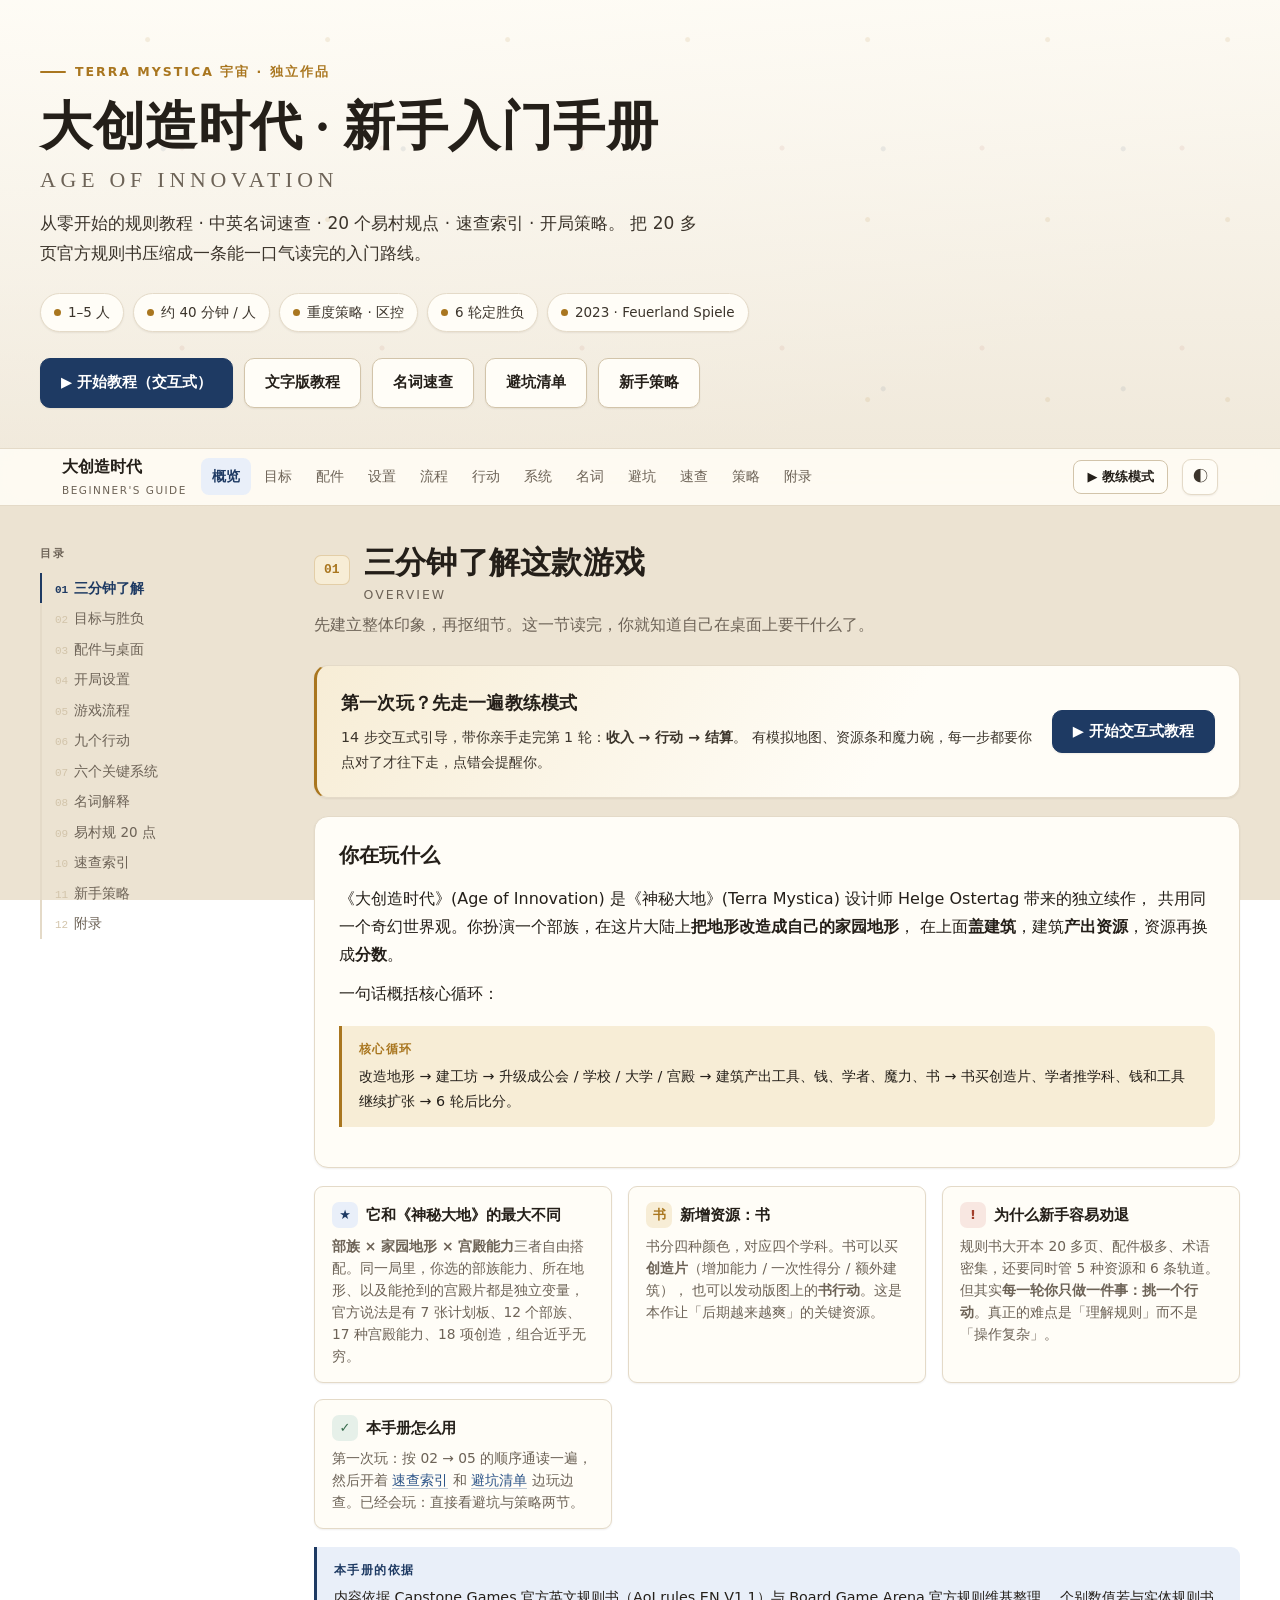
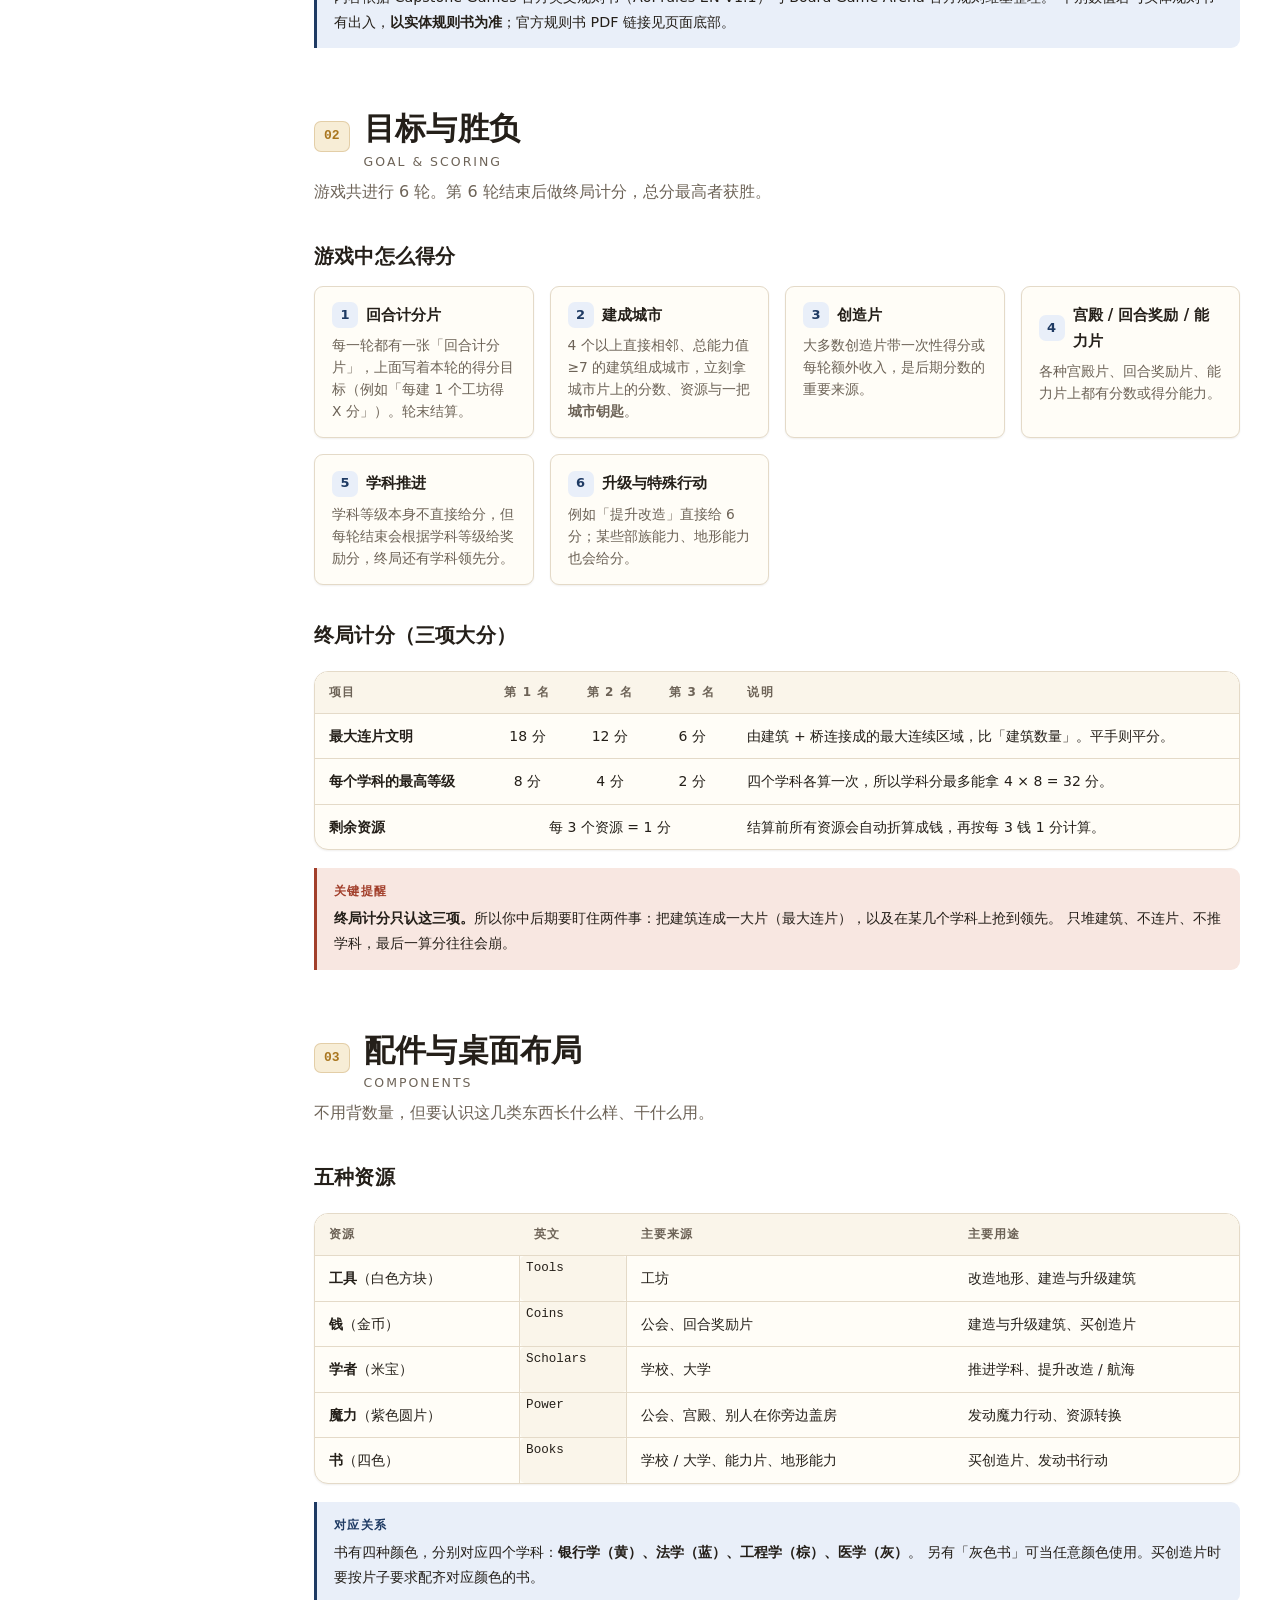
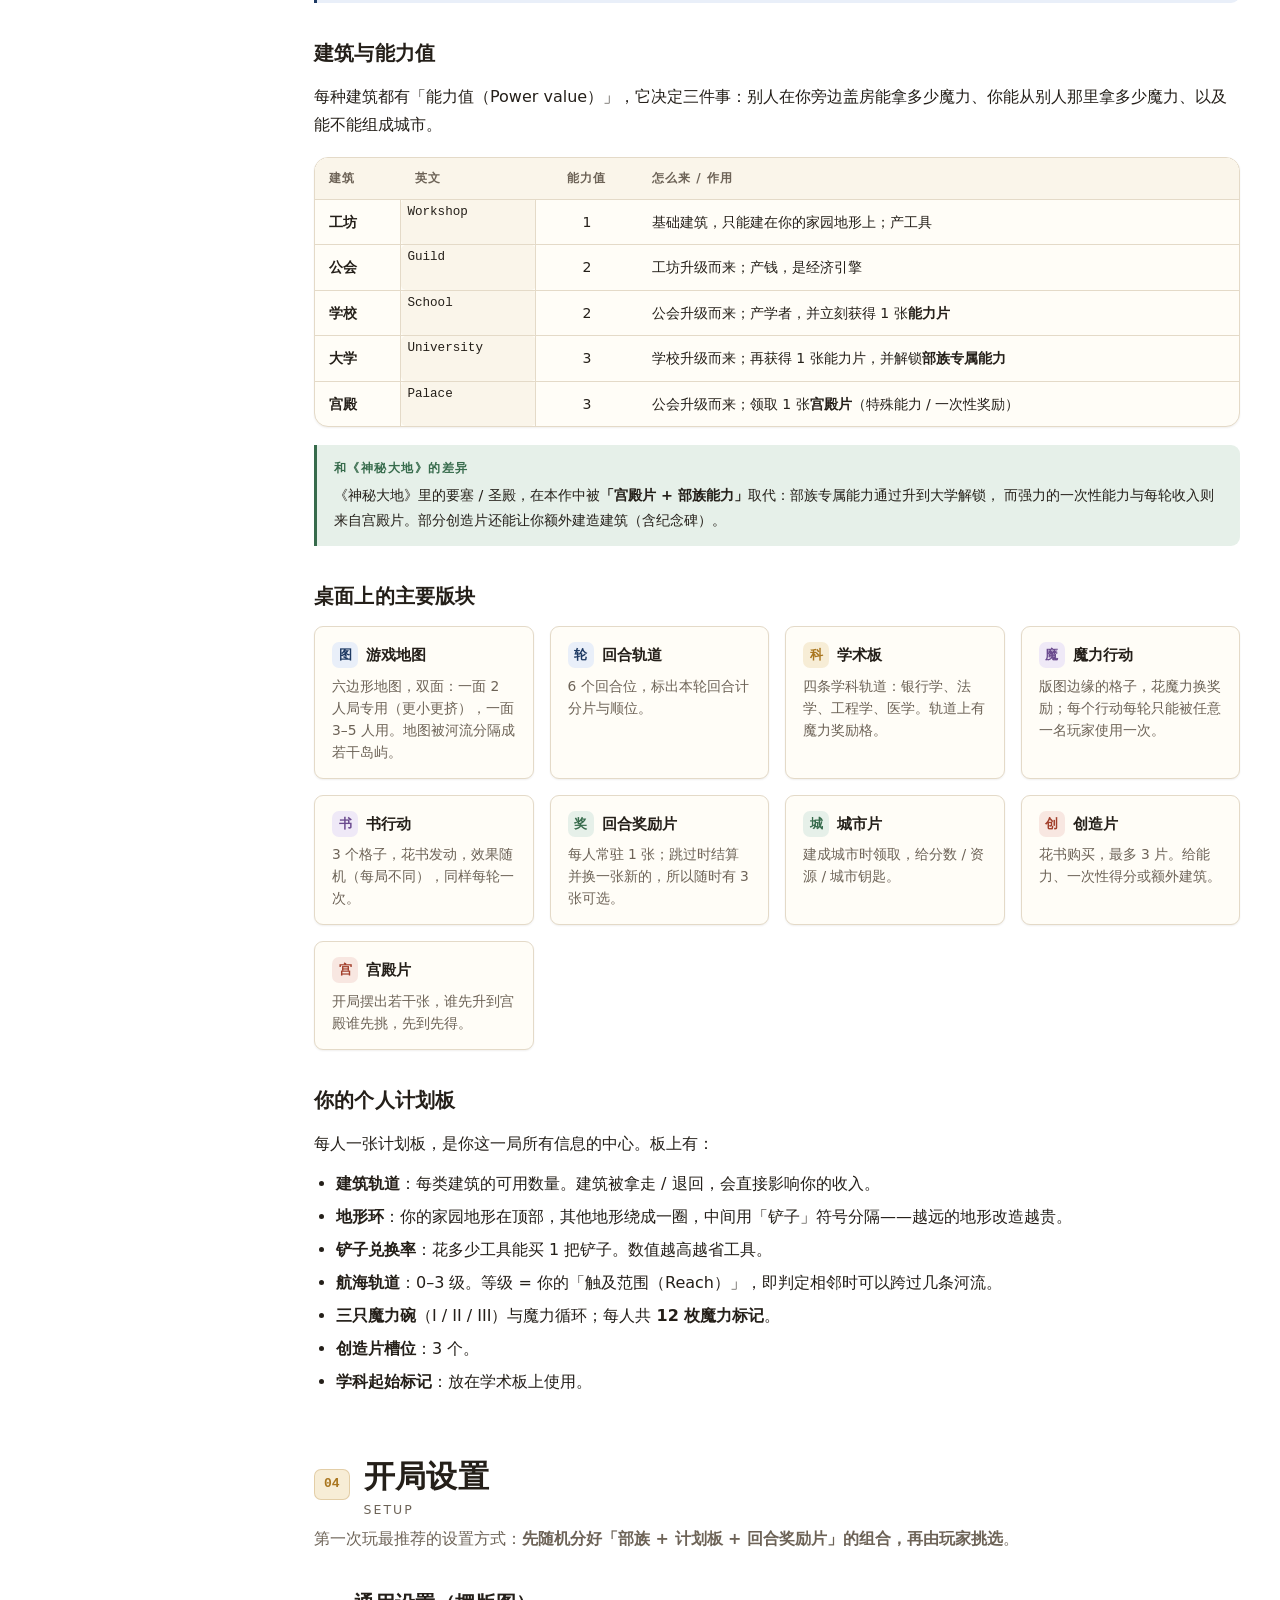
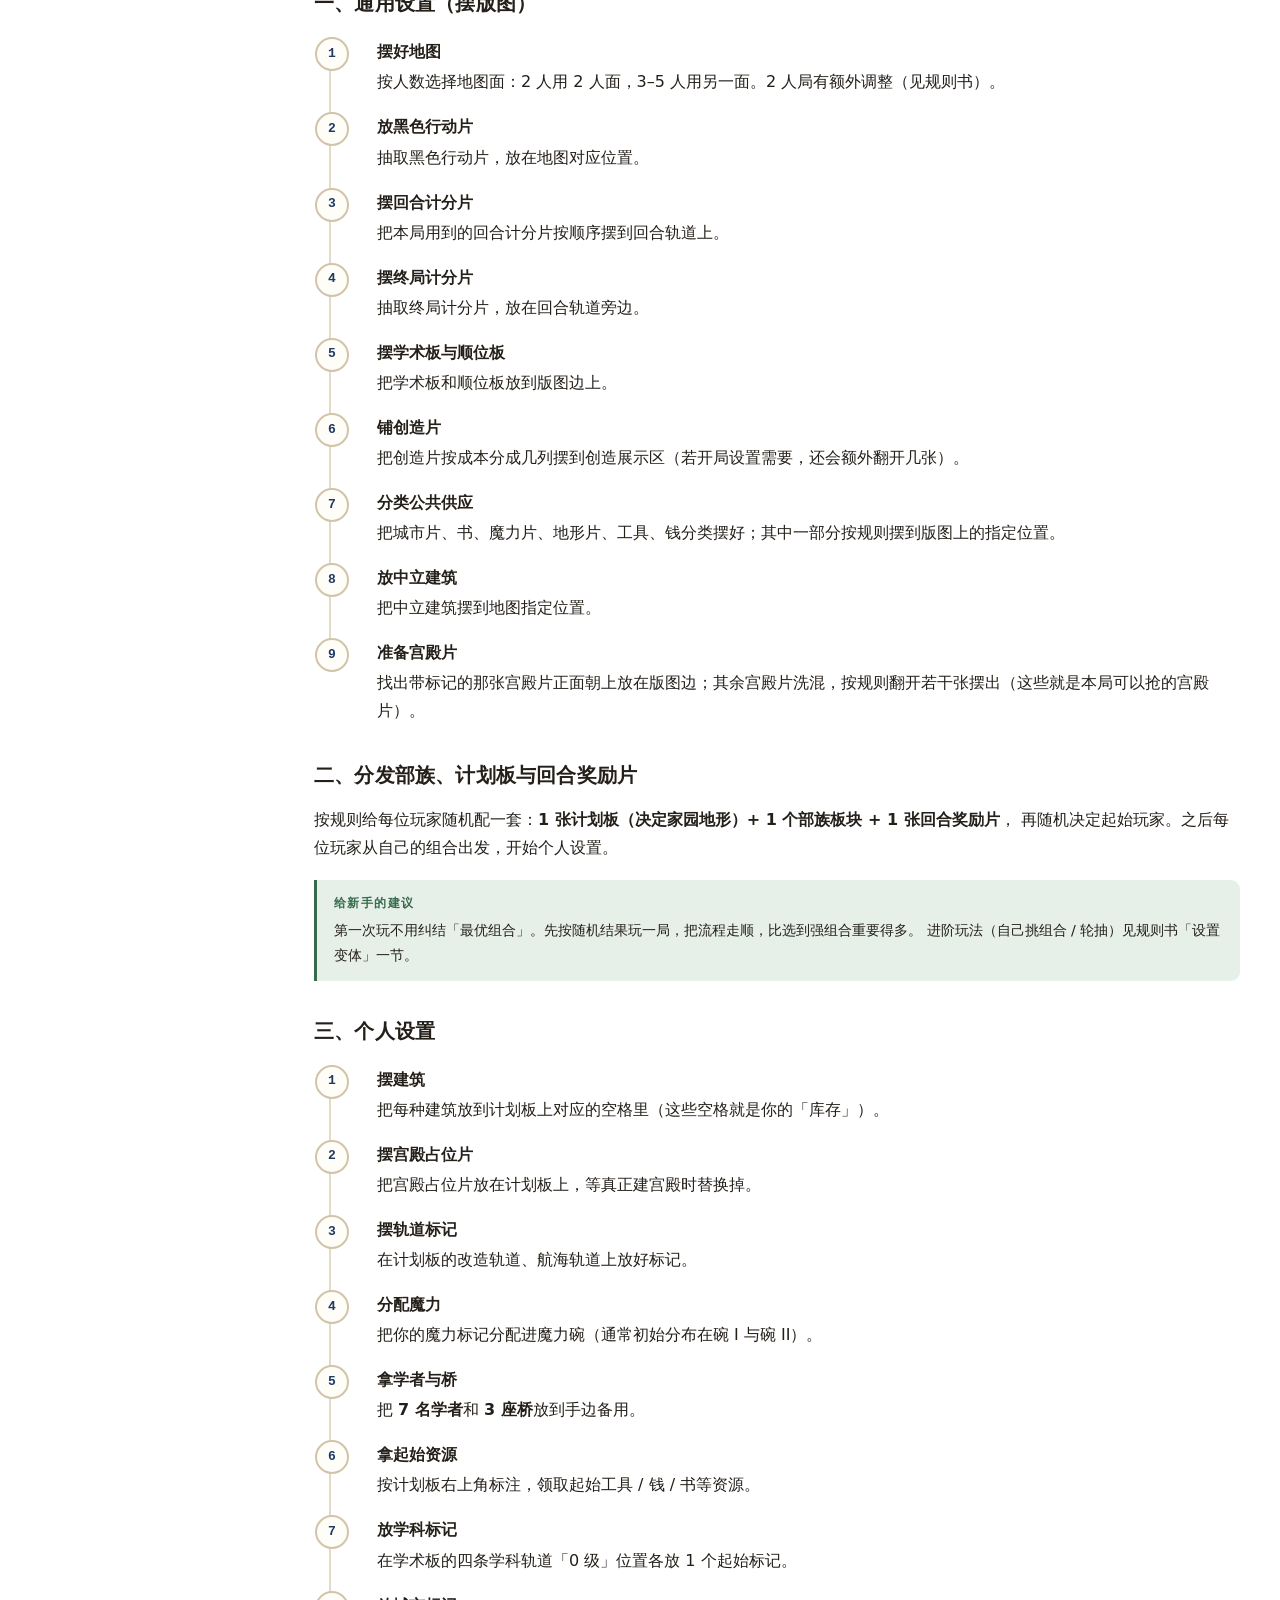
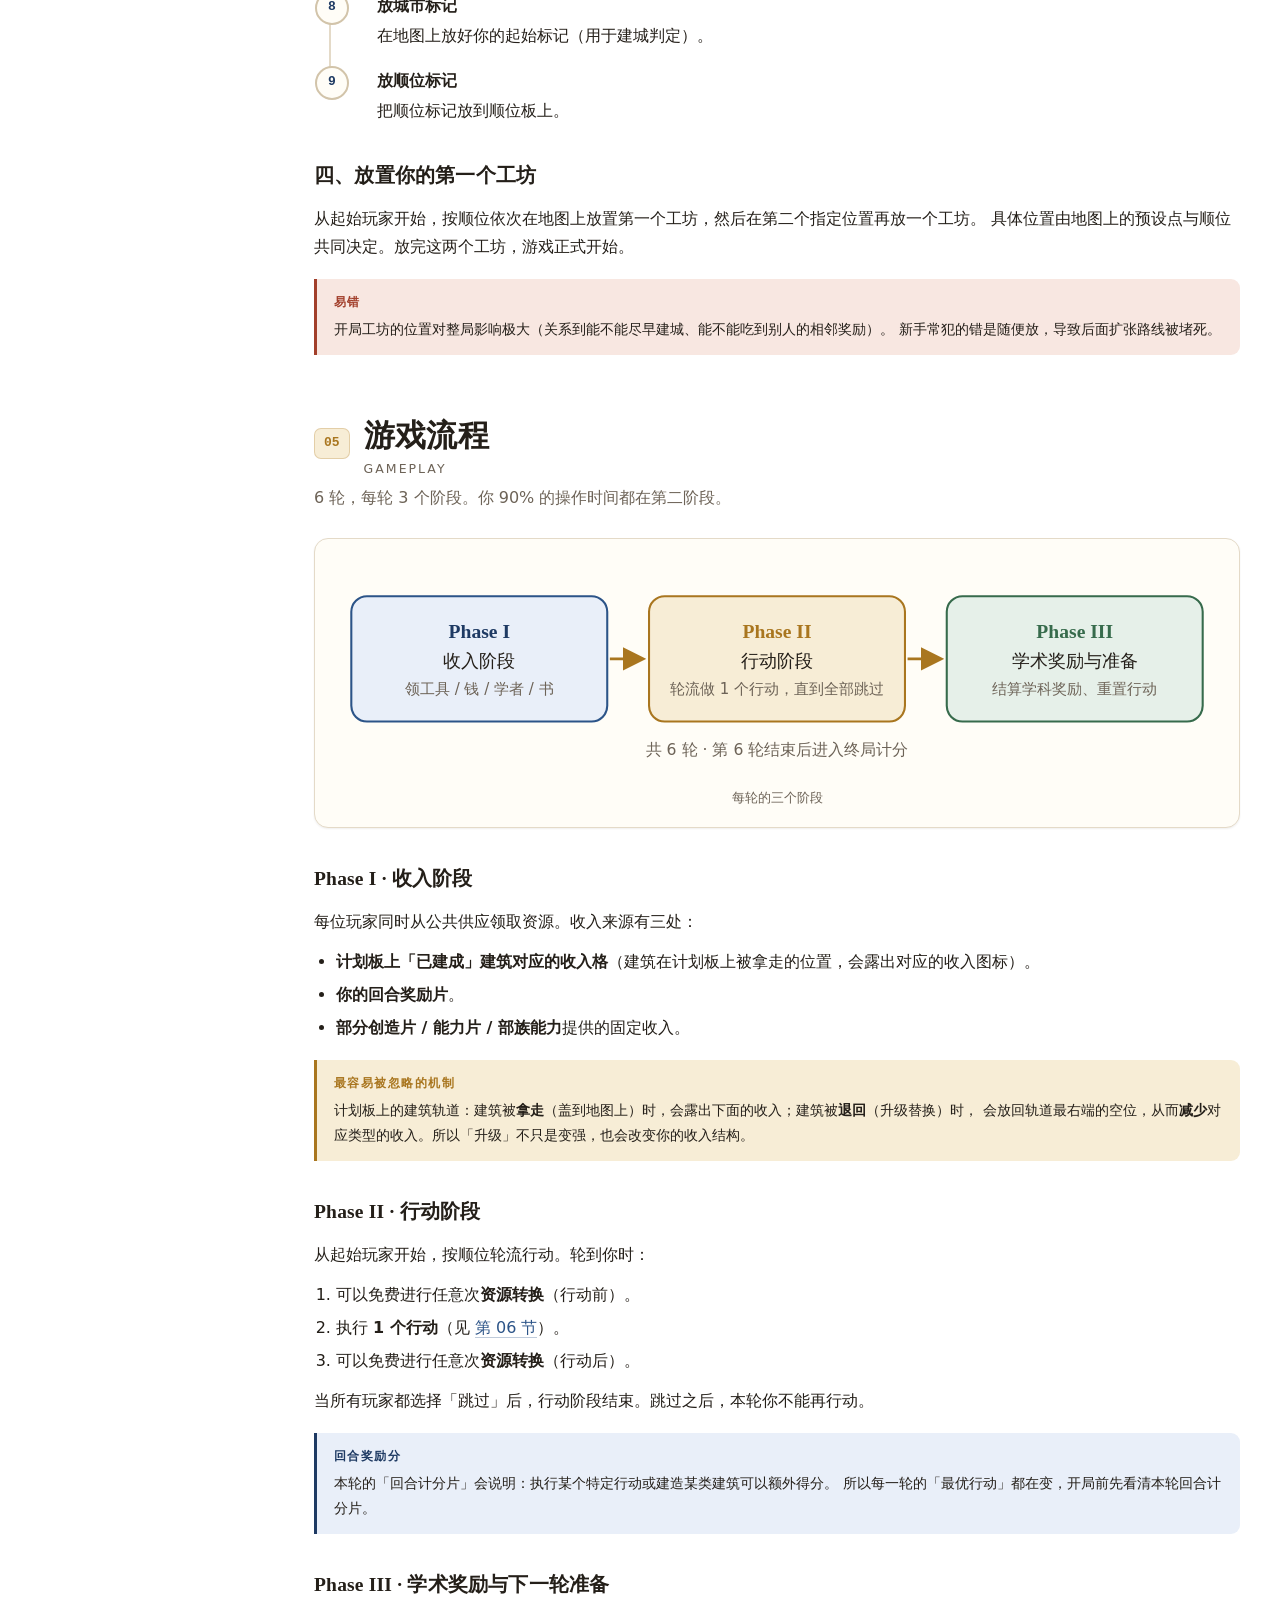
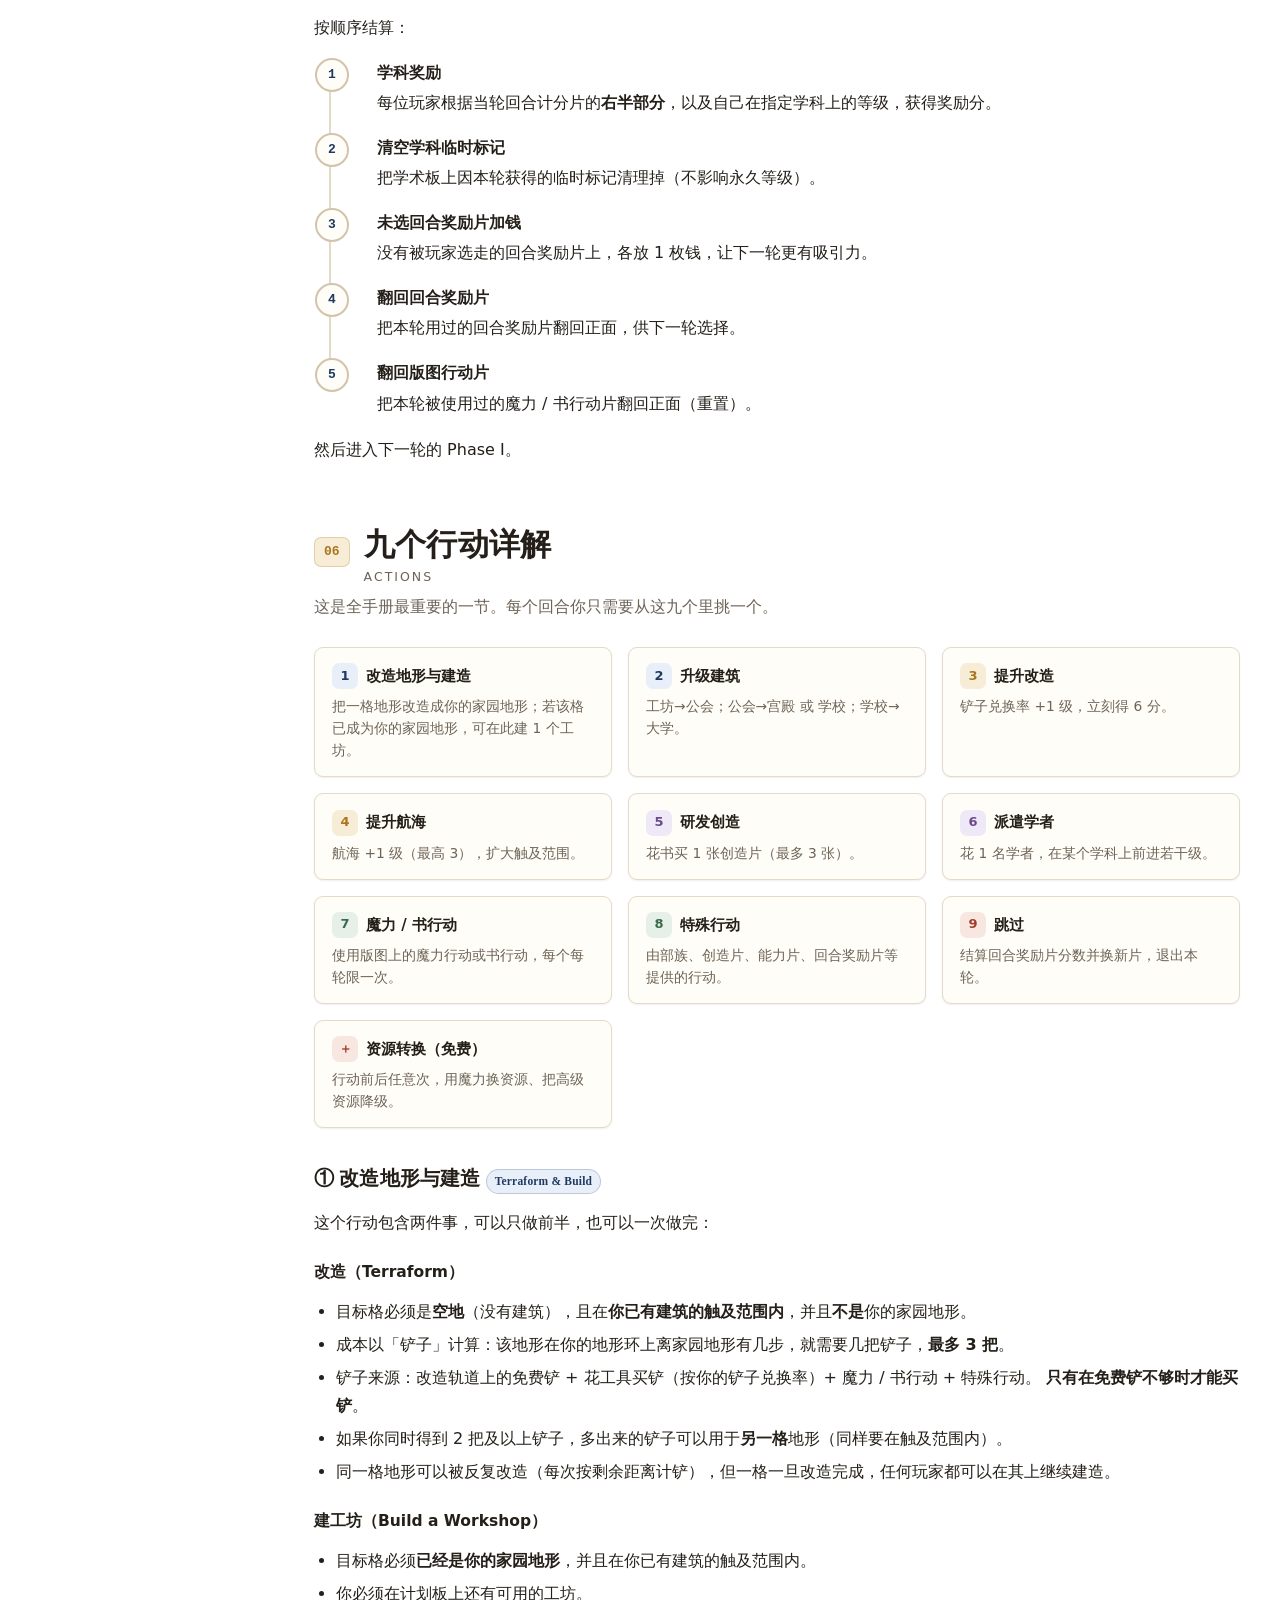
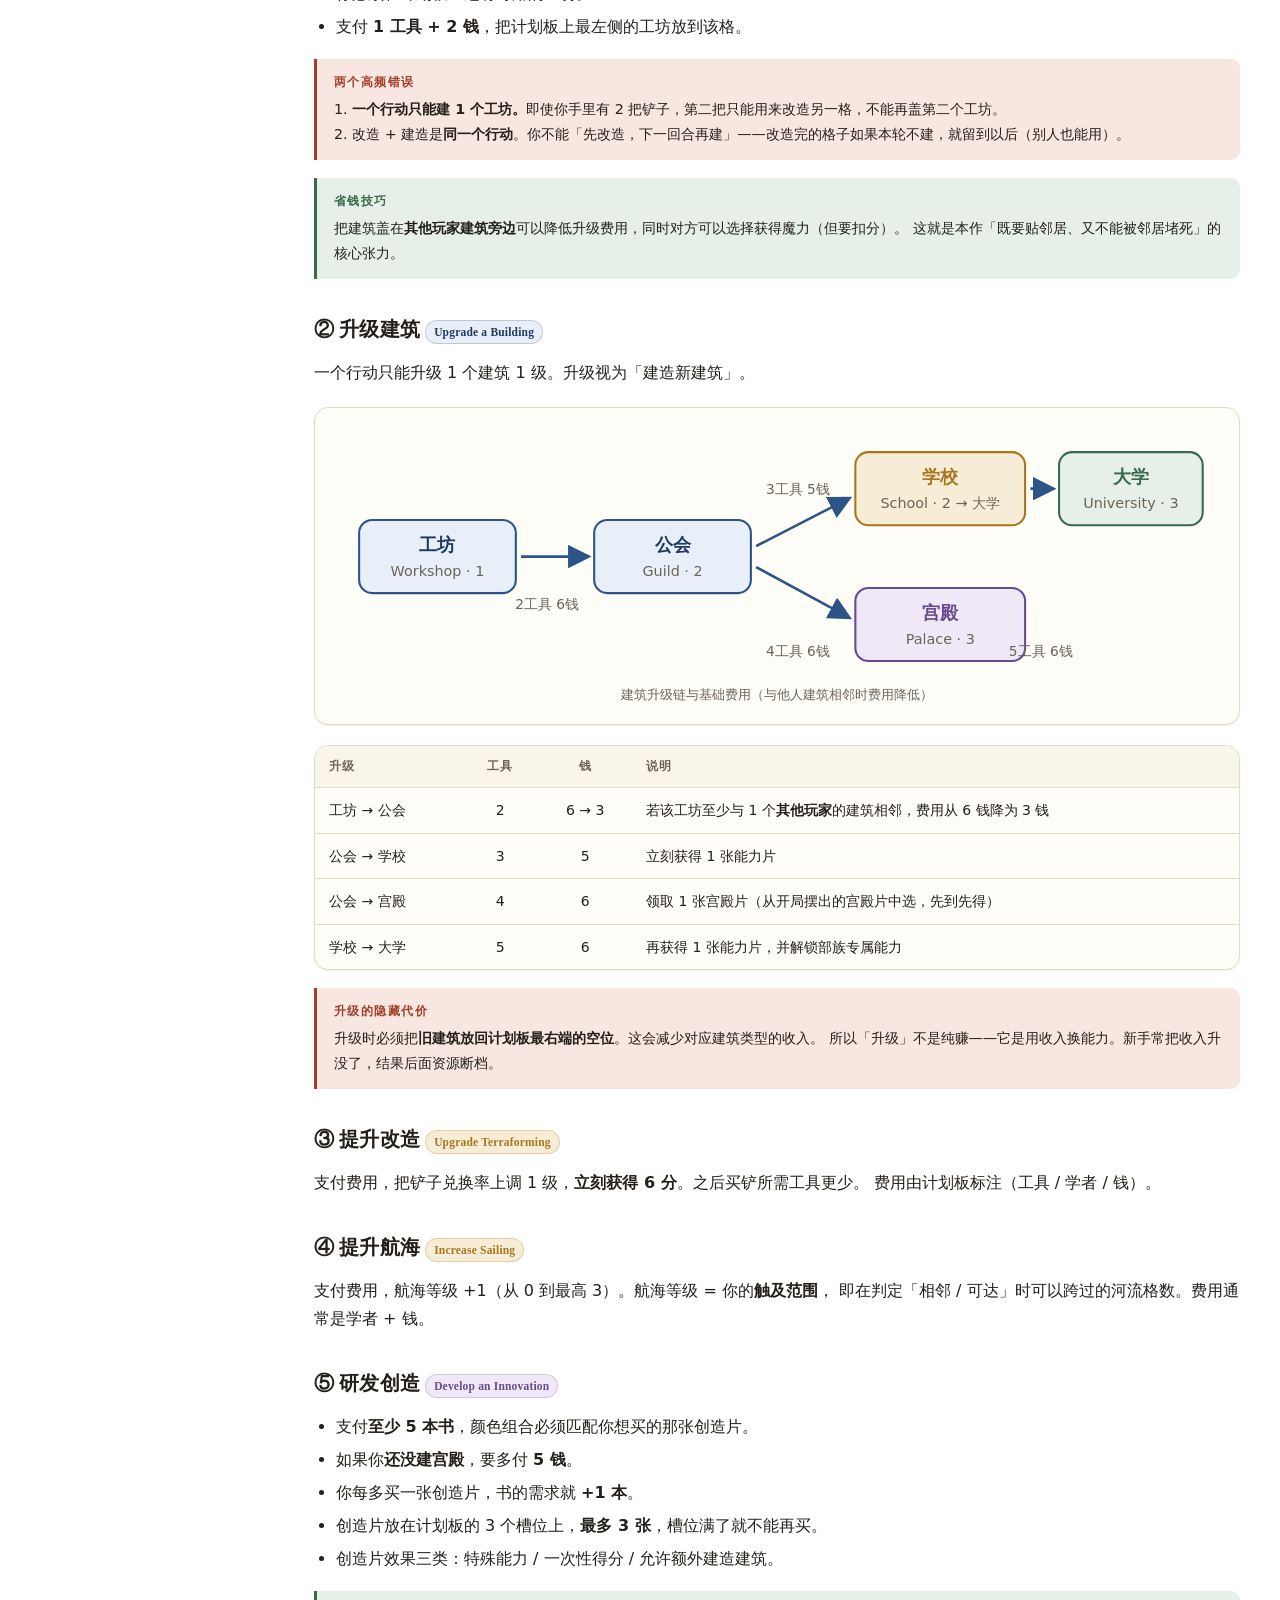
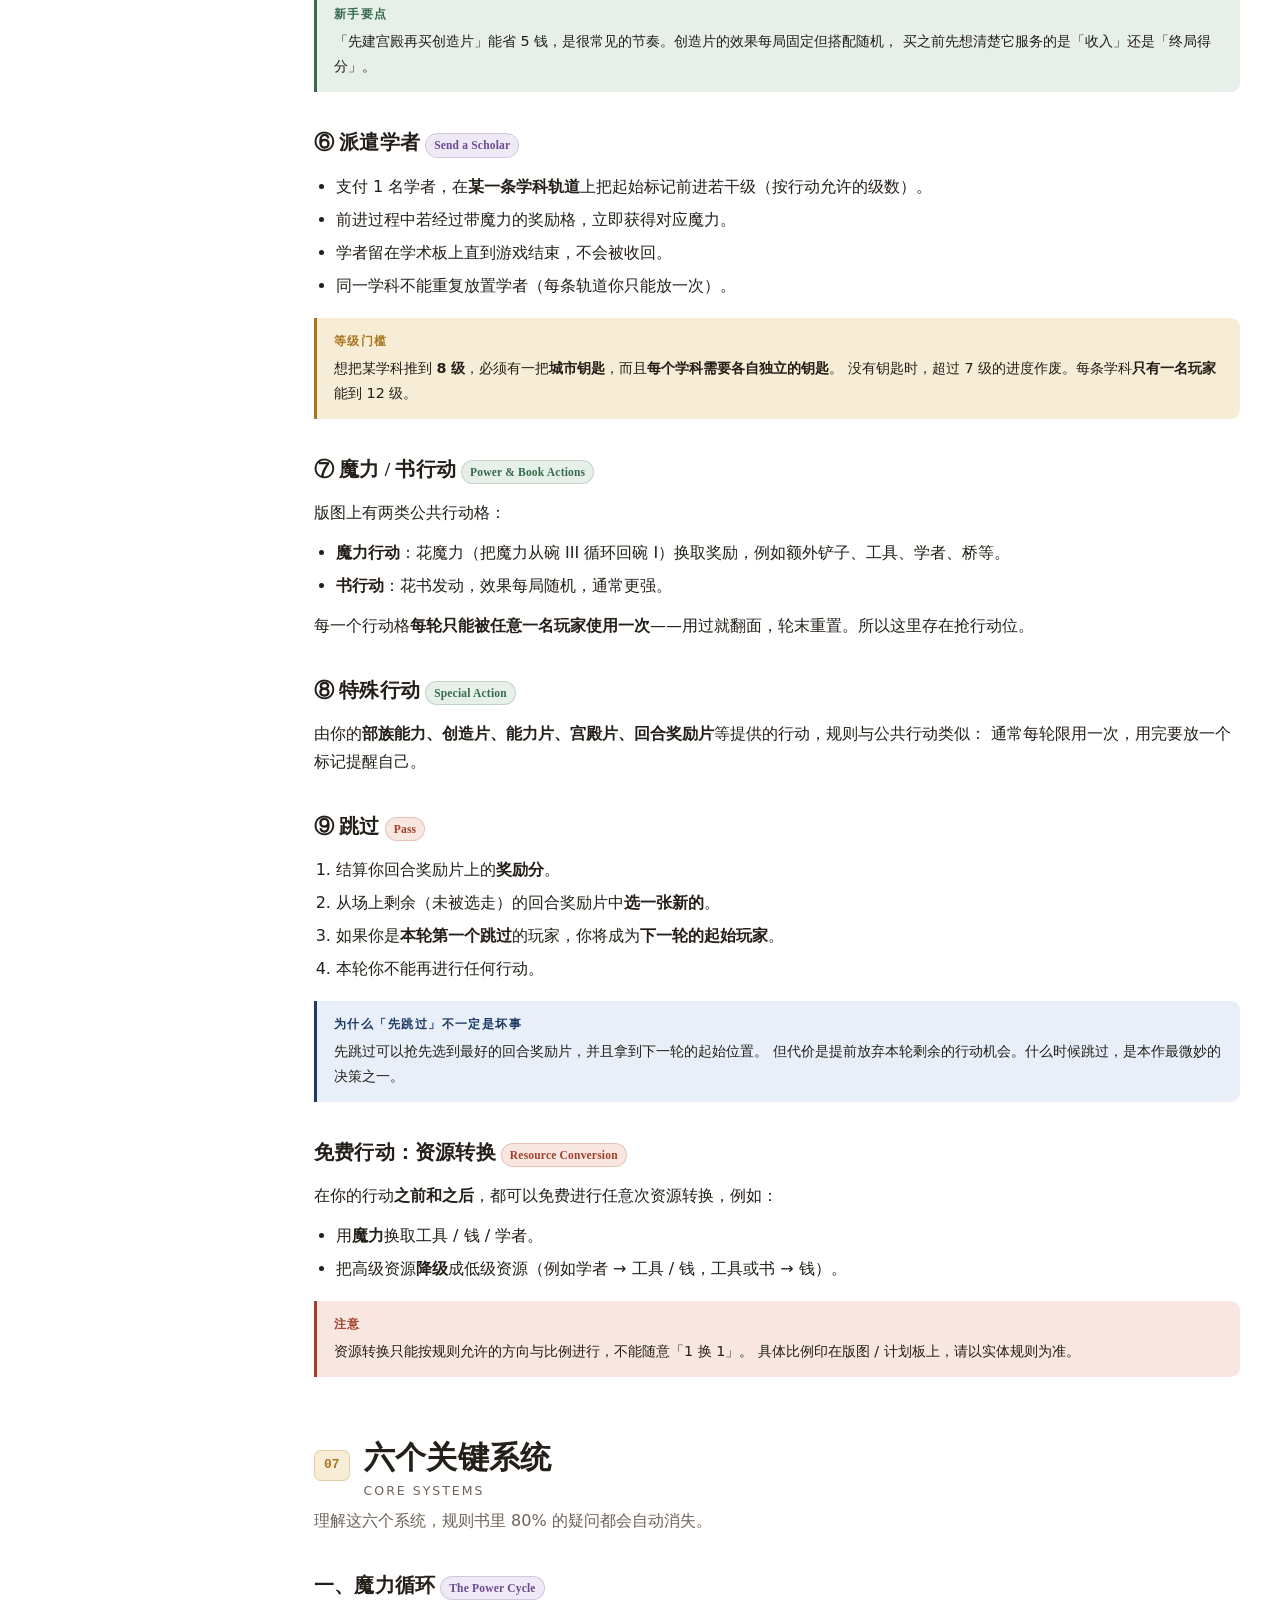
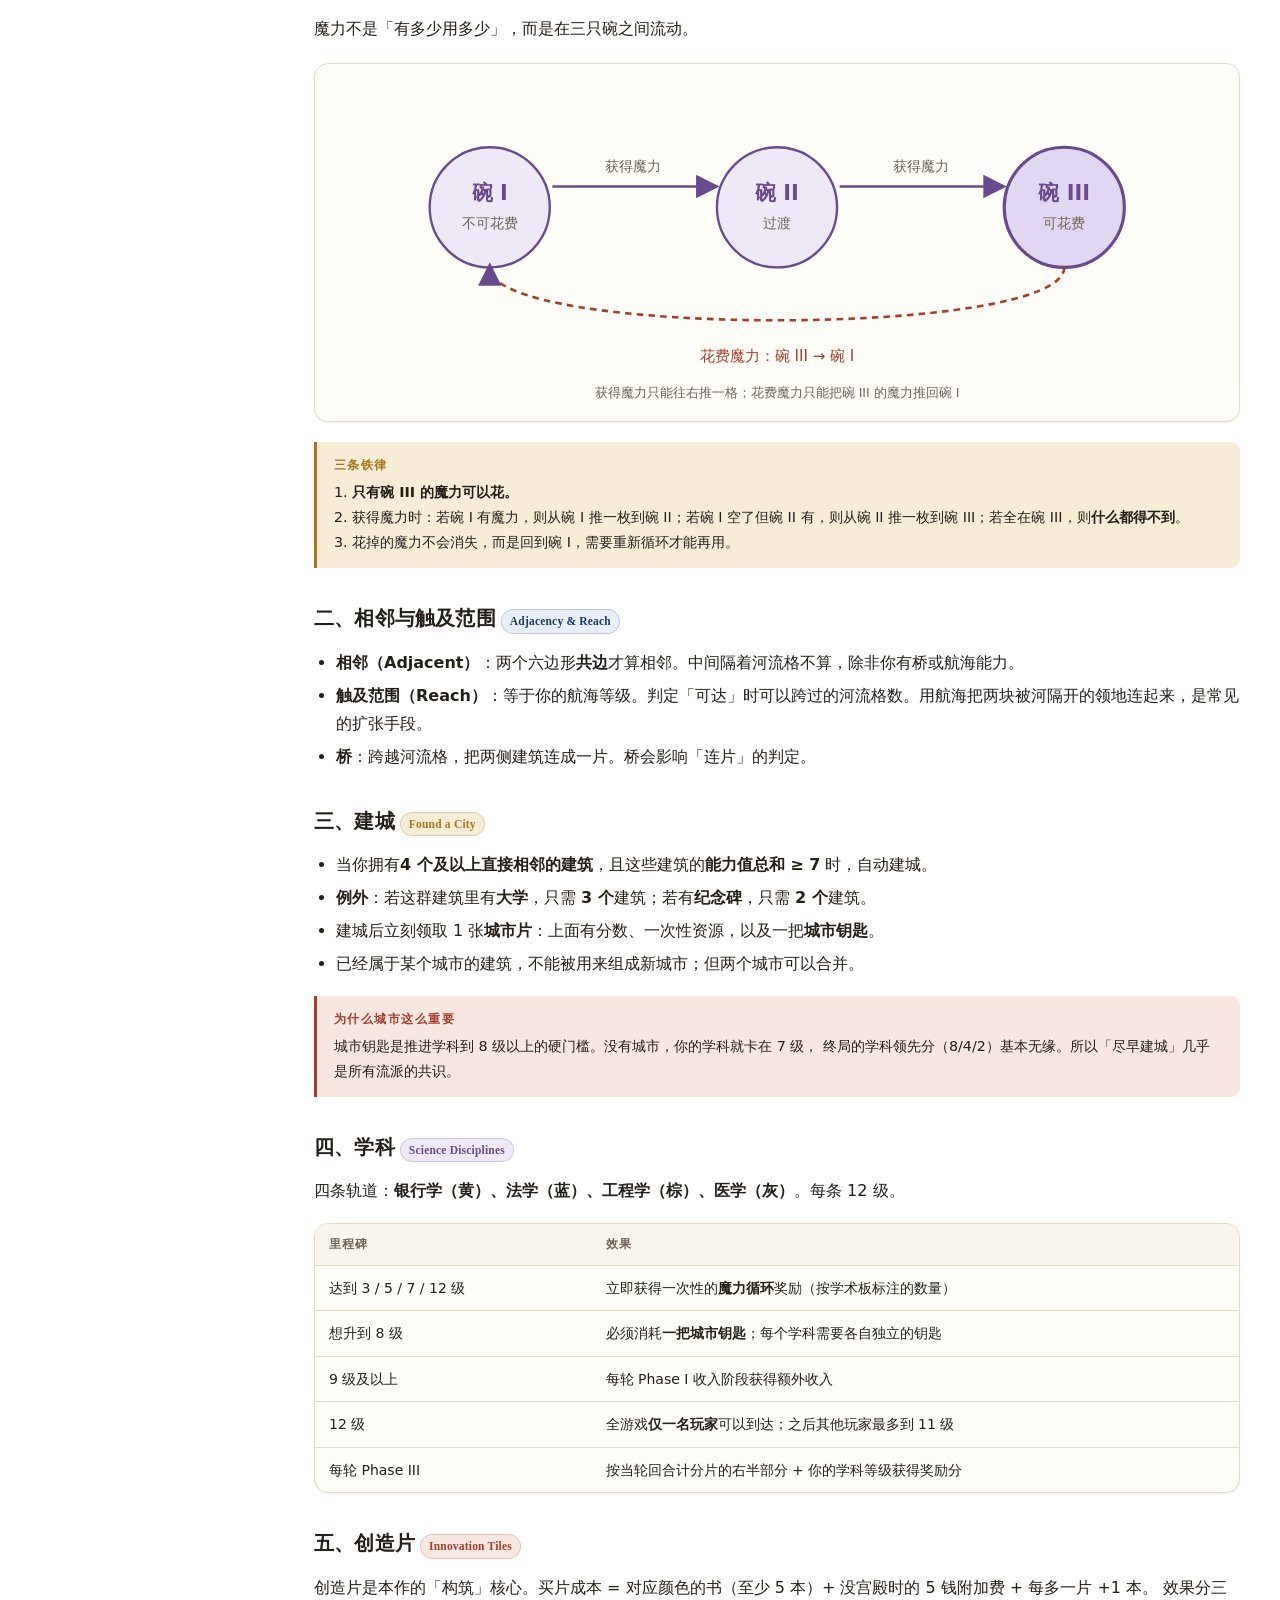
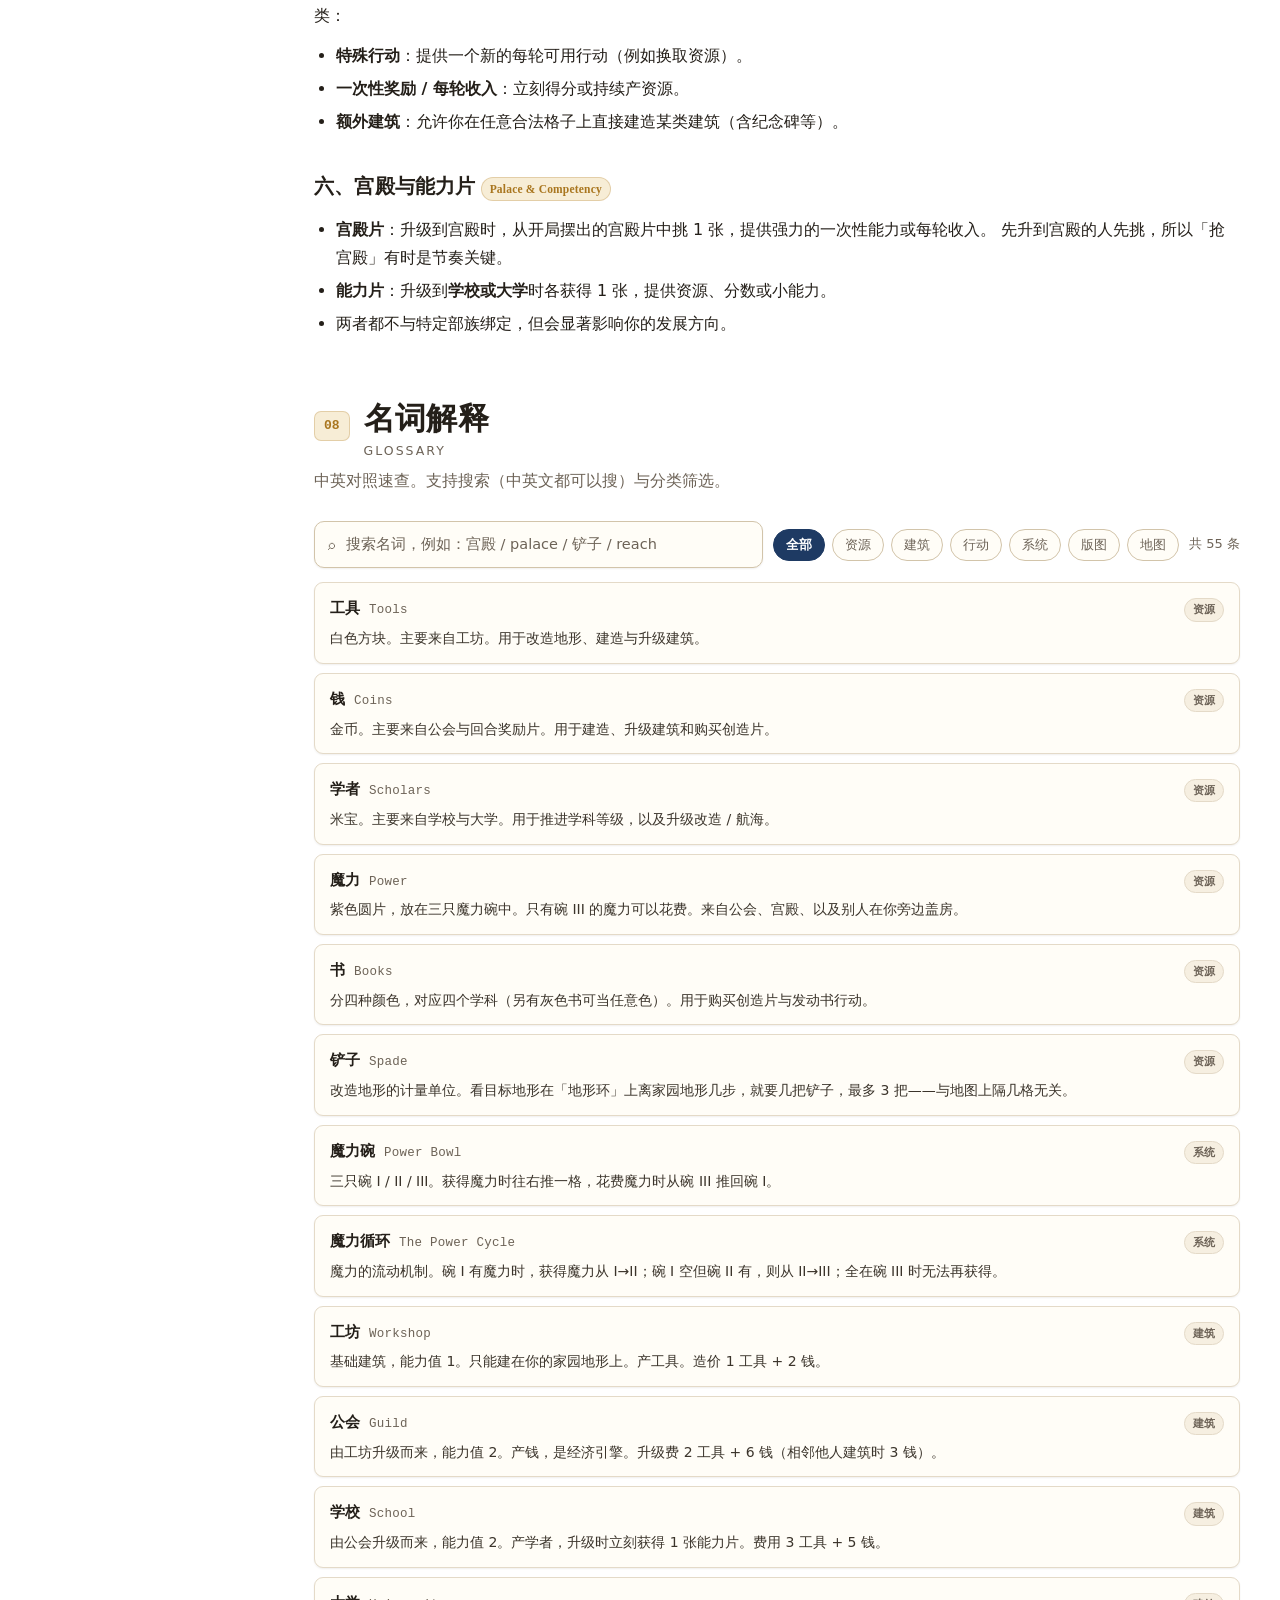
<file: 大创造时代-新手入门/index.html>
<!DOCTYPE html>
<html lang="zh-CN" data-theme="light">
<head>
<meta charset="UTF-8">
<meta name="viewport" content="width=device-width, initial-scale=1">
<title>大创造时代 Age of Innovation · 新手入门手册</title>
<meta name="description" content="《大创造时代》(Age of Innovation) 新手向规则入门：教程、名词解释、易村规点、速查索引与策略起步。基于官方规则书与 BGA 官方维基整理。">
<link rel="stylesheet" href="assets/styles.css">
</head>
<body>

<!-- ======================= HERO ======================= -->
<header class="hero">
  <div class="wrap hero-inner">
    <div class="kicker">Terra Mystica 宇宙 · 独立作品</div>
    <h1 class="title">大创造时代 · 新手入门手册
      <span class="en">Age of Innovation</span>
    </h1>
    <p class="lede">从零开始的规则教程 · 中英名词速查 · 20 个易村规点 · 速查索引 · 开局策略。
    把 20 多页官方规则书压缩成一条能一口气读完的入门路线。</p>
    <div class="chips">
      <span class="chip"><span class="dot"></span>1–5 人</span>
      <span class="chip"><span class="dot"></span>约 40 分钟 / 人</span>
      <span class="chip"><span class="dot"></span>重度策略 · 区控</span>
      <span class="chip"><span class="dot"></span>6 轮定胜负</span>
      <span class="chip"><span class="dot"></span>2023 · Feuerland Spiele</span>
    </div>
    <div class="hero-actions">
      <button class="btn primary" type="button" data-tut>▶ 开始教程（交互式）</button>
      <a class="btn" href="#goal">文字版教程</a>
      <a class="btn" href="#glossary">名词速查</a>
      <a class="btn" href="#mistakes">避坑清单</a>
      <a class="btn" href="#strategy">新手策略</a>
    </div>
  </div>
</header>

<!-- ======================= TOPBAR ======================= -->
<div class="topbar">
  <div class="wrap topbar-inner">
    <a class="brand" href="#top">大创造时代<small>Beginner's Guide</small></a>
    <nav class="navlinks" id="navlinks">
      <a href="#overview">概览</a>
      <a href="#goal">目标</a>
      <a href="#components">配件</a>
      <a href="#setup">设置</a>
      <a href="#flow">流程</a>
      <a href="#actions">行动</a>
      <a href="#systems">系统</a>
      <a href="#glossary">名词</a>
      <a href="#mistakes">避坑</a>
      <a href="#quickref">速查</a>
      <a href="#strategy">策略</a>
      <a href="#appendix">附录</a>
    </nav>
    <button class="btn tiny" type="button" data-tut title="交互式教练模式">▶ 教练模式</button>
    <button class="icon-btn" id="themeBtn" title="切换深色 / 浅色" aria-label="切换主题">◐</button>
  </div>
</div>

<div class="wrap layout" id="top">

  <!-- ======================= TOC ======================= -->
  <aside class="toc">
    <h4>目录</h4>
    <ol id="toclist">
      <li><a href="#overview"><span class="num">01</span>三分钟了解</a></li>
      <li><a href="#goal"><span class="num">02</span>目标与胜负</a></li>
      <li><a href="#components"><span class="num">03</span>配件与桌面</a></li>
      <li><a href="#setup"><span class="num">04</span>开局设置</a></li>
      <li><a href="#flow"><span class="num">05</span>游戏流程</a></li>
      <li><a href="#actions"><span class="num">06</span>九个行动</a></li>
      <li><a href="#systems"><span class="num">07</span>六个关键系统</a></li>
      <li><a href="#glossary"><span class="num">08</span>名词解释</a></li>
      <li><a href="#mistakes"><span class="num">09</span>易村规 20 点</a></li>
      <li><a href="#quickref"><span class="num">10</span>速查索引</a></li>
      <li><a href="#strategy"><span class="num">11</span>新手策略</a></li>
      <li><a href="#appendix"><span class="num">12</span>附录</a></li>
    </ol>
  </aside>

  <!-- ======================= MAIN ======================= -->
  <main>

  <!-- ============ 01 概览 ============ -->
  <section id="overview">
    <div class="sec-head"><span class="sec-num">01</span><h2>三分钟了解这款游戏<span class="en">Overview</span></h2></div>
    <p class="sec-sub">先建立整体印象，再抠细节。这一节读完，你就知道自己在桌面上要干什么了。</p>

    <div class="card cta">
      <div class="cta-txt">
        <h3>第一次玩？先走一遍教练模式</h3>
        <p>14 步交互式引导，带你亲手走完第 1 轮：<b>收入 → 行动 → 结算</b>。
        有模拟地图、资源条和魔力碗，每一步都要你点对了才往下走，点错会提醒你。</p>
      </div>
      <button class="btn primary" type="button" data-tut>▶ 开始交互式教程</button>
    </div>

    <div class="card">
      <h3 style="margin-top:0">你在玩什么</h3>
      <p>《大创造时代》(Age of Innovation) 是《神秘大地》(Terra Mystica) 设计师 Helge Ostertag 带来的独立续作，
      共用同一个奇幻世界观。你扮演一个部族，在这片大陆上<b>把地形改造成自己的家园地形</b>，
      在上面<b>盖建筑</b>，建筑<b>产出资源</b>，资源再换成<b>分数</b>。</p>
      <p>一句话概括核心循环：</p>
      <p class="note key"><span class="lbl">核心循环</span>
      改造地形 → 建工坊 → 升级成公会 / 学校 / 大学 / 宫殿 → 建筑产出工具、钱、学者、魔力、书 →
      书买创造片、学者推学科、钱和工具继续扩张 → 6 轮后比分。</p>
    </div>

    <div class="grid g2">
      <div class="tile blue">
        <h4><span class="ico">★</span>它和《神秘大地》的最大不同</h4>
        <p><b>部族 × 家园地形 × 宫殿能力</b>三者自由搭配。同一局里，你选的部族能力、所在地形、以及能抢到的宫殿片都是独立变量，
        官方说法是有 7 张计划板、12 个部族、17 种宫殿能力、18 项创造，组合近乎无穷。</p>
      </div>
      <div class="tile gold">
        <h4><span class="ico">书</span>新增资源：书</h4>
        <p>书分四种颜色，对应四个学科。书可以买<b>创造片</b>（增加能力 / 一次性得分 / 额外建筑），
        也可以发动版图上的<b>书行动</b>。这是本作让「后期越来越爽」的关键资源。</p>
      </div>
      <div class="tile red">
        <h4><span class="ico">!</span>为什么新手容易劝退</h4>
        <p>规则书大开本 20 多页、配件极多、术语密集，还要同时管 5 种资源和 6 条轨道。
        但其实<b>每一轮你只做一件事：挑一个行动</b>。真正的难点是「理解规则」而不是「操作复杂」。</p>
      </div>
      <div class="tile green">
        <h4><span class="ico">✓</span>本手册怎么用</h4>
        <p>第一次玩：按 02 → 05 的顺序通读一遍，然后开着 <a href="#quickref">速查索引</a> 和
        <a href="#mistakes">避坑清单</a> 边玩边查。已经会玩：直接看避坑与策略两节。</p>
      </div>
    </div>

    <div class="note">
      <span class="lbl">本手册的依据</span>
      <p>内容依据 Capstone Games 官方英文规则书（AoI rules EN V1.1）与 Board Game Arena 官方规则维基整理。
      个别数值若与实体规则书有出入，<b>以实体规则书为准</b>；官方规则书 PDF 链接见页面底部。</p>
    </div>
  </section>

  <!-- ============ 02 目标 ============ -->
  <section id="goal">
    <div class="sec-head"><span class="sec-num">02</span><h2>目标与胜负<span class="en">Goal &amp; Scoring</span></h2></div>
    <p class="sec-sub">游戏共进行 6 轮。第 6 轮结束后做终局计分，总分最高者获胜。</p>

    <h3>游戏中怎么得分</h3>
    <div class="grid g3">
      <div class="tile"><h4><span class="ico">1</span>回合计分片</h4><p>每一轮都有一张「回合计分片」，上面写着本轮的得分目标（例如「每建 1 个工坊得 X 分」）。轮末结算。</p></div>
      <div class="tile"><h4><span class="ico">2</span>建成城市</h4><p>4 个以上直接相邻、总能力值 ≥7 的建筑组成城市，立刻拿城市片上的分数、资源与一把<b>城市钥匙</b>。</p></div>
      <div class="tile"><h4><span class="ico">3</span>创造片</h4><p>大多数创造片带一次性得分或每轮额外收入，是后期分数的重要来源。</p></div>
      <div class="tile"><h4><span class="ico">4</span>宫殿 / 回合奖励 / 能力片</h4><p>各种宫殿片、回合奖励片、能力片上都有分数或得分能力。</p></div>
      <div class="tile"><h4><span class="ico">5</span>学科推进</h4><p>学科等级本身不直接给分，但每轮结束会根据学科等级给奖励分，终局还有学科领先分。</p></div>
      <div class="tile"><h4><span class="ico">6</span>升级与特殊行动</h4><p>例如「提升改造」直接给 6 分；某些部族能力、地形能力也会给分。</p></div>
    </div>

    <h3>终局计分（三项大分）</h3>
    <div class="table-wrap">
      <table>
        <thead><tr><th>项目</th><th class="num">第 1 名</th><th class="num">第 2 名</th><th class="num">第 3 名</th><th>说明</th></tr></thead>
        <tbody>
          <tr><td><b>最大连片文明</b></td><td class="num">18 分</td><td class="num">12 分</td><td class="num">6 分</td><td>由建筑 + 桥连接成的最大连续区域，比「建筑数量」。平手则平分。</td></tr>
          <tr><td><b>每个学科的最高等级</b></td><td class="num">8 分</td><td class="num">4 分</td><td class="num">2 分</td><td>四个学科各算一次，所以学科分最多能拿 4 × 8 = 32 分。</td></tr>
          <tr><td><b>剩余资源</b></td><td class="num" colspan="3">每 3 个资源 = 1 分</td><td>结算前所有资源会自动折算成钱，再按每 3 钱 1 分计算。</td></tr>
        </tbody>
      </table>
    </div>
    <div class="note warn"><span class="lbl">关键提醒</span>
      <p><b>终局计分只认这三项。</b>所以你中后期要盯住两件事：把建筑连成一大片（最大连片），以及在某几个学科上抢到领先。
      只堆建筑、不连片、不推学科，最后一算分往往会崩。</p>
    </div>
  </section>

  <!-- ============ 03 配件 ============ -->
  <section id="components">
    <div class="sec-head"><span class="sec-num">03</span><h2>配件与桌面布局<span class="en">Components</span></h2></div>
    <p class="sec-sub">不用背数量，但要认识这几类东西长什么样、干什么用。</p>

    <h3>五种资源</h3>
    <div class="table-wrap">
      <table>
        <thead><tr><th>资源</th><th>英文</th><th>主要来源</th><th>主要用途</th></tr></thead>
        <tbody>
          <tr><td><b>工具</b>（白色方块）</td><td class="mono">Tools</td><td>工坊</td><td>改造地形、建造与升级建筑</td></tr>
          <tr><td><b>钱</b>（金币）</td><td class="mono">Coins</td><td>公会、回合奖励片</td><td>建造与升级建筑、买创造片</td></tr>
          <tr><td><b>学者</b>（米宝）</td><td class="mono">Scholars</td><td>学校、大学</td><td>推进学科、提升改造 / 航海</td></tr>
          <tr><td><b>魔力</b>（紫色圆片）</td><td class="mono">Power</td><td>公会、宫殿、别人在你旁边盖房</td><td>发动魔力行动、资源转换</td></tr>
          <tr><td><b>书</b>（四色）</td><td class="mono">Books</td><td>学校 / 大学、能力片、地形能力</td><td>买创造片、发动书行动</td></tr>
        </tbody>
      </table>
    </div>
    <div class="note"><span class="lbl">对应关系</span>
      <p>书有四种颜色，分别对应四个学科：<b>银行学（黄）、法学（蓝）、工程学（棕）、医学（灰）</b>。
      另有「灰色书」可当任意颜色使用。买创造片时要按片子要求配齐对应颜色的书。</p>
    </div>

    <h3>建筑与能力值</h3>
    <p>每种建筑都有「能力值（Power value）」，它决定三件事：别人在你旁边盖房能拿多少魔力、你能从别人那里拿多少魔力、以及能不能组成城市。</p>
    <div class="table-wrap">
      <table>
        <thead><tr><th>建筑</th><th>英文</th><th class="num">能力值</th><th>怎么来 / 作用</th></tr></thead>
        <tbody>
          <tr><td><b>工坊</b></td><td class="mono">Workshop</td><td class="num">1</td><td>基础建筑，只能建在你的家园地形上；产工具</td></tr>
          <tr><td><b>公会</b></td><td class="mono">Guild</td><td class="num">2</td><td>工坊升级而来；产钱，是经济引擎</td></tr>
          <tr><td><b>学校</b></td><td class="mono">School</td><td class="num">2</td><td>公会升级而来；产学者，并立刻获得 1 张<b>能力片</b></td></tr>
          <tr><td><b>大学</b></td><td class="mono">University</td><td class="num">3</td><td>学校升级而来；再获得 1 张能力片，并解锁<b>部族专属能力</b></td></tr>
          <tr><td><b>宫殿</b></td><td class="mono">Palace</td><td class="num">3</td><td>公会升级而来；领取 1 张<b>宫殿片</b>（特殊能力 / 一次性奖励）</td></tr>
        </tbody>
      </table>
    </div>
    <div class="note tip"><span class="lbl">和《神秘大地》的差异</span>
      <p>《神秘大地》里的要塞 / 圣殿，在本作中被<b>「宫殿片 + 部族能力」</b>取代：部族专属能力通过升到大学解锁，
      而强力的一次性能力与每轮收入则来自宫殿片。部分创造片还能让你额外建造建筑（含纪念碑）。</p>
    </div>

    <h3>桌面上的主要版块</h3>
    <div class="grid g3">
      <div class="tile blue"><h4><span class="ico">图</span>游戏地图</h4><p>六边形地图，双面：一面 2 人局专用（更小更挤），一面 3–5 人用。地图被河流分隔成若干岛屿。</p></div>
      <div class="tile blue"><h4><span class="ico">轮</span>回合轨道</h4><p>6 个回合位，标出本轮回合计分片与顺位。</p></div>
      <div class="tile gold"><h4><span class="ico">科</span>学术板</h4><p>四条学科轨道：银行学、法学、工程学、医学。轨道上有魔力奖励格。</p></div>
      <div class="tile purple"><h4><span class="ico">魔</span>魔力行动</h4><p>版图边缘的格子，花魔力换奖励；每个行动每轮只能被任意一名玩家使用一次。</p></div>
      <div class="tile purple"><h4><span class="ico">书</span>书行动</h4><p>3 个格子，花书发动，效果随机（每局不同），同样每轮一次。</p></div>
      <div class="tile green"><h4><span class="ico">奖</span>回合奖励片</h4><p>每人常驻 1 张；跳过时结算并换一张新的，所以随时有 3 张可选。</p></div>
      <div class="tile green"><h4><span class="ico">城</span>城市片</h4><p>建成城市时领取，给分数 / 资源 / 城市钥匙。</p></div>
      <div class="tile red"><h4><span class="ico">创</span>创造片</h4><p>花书购买，最多 3 片。给能力、一次性得分或额外建筑。</p></div>
      <div class="tile red"><h4><span class="ico">宫</span>宫殿片</h4><p>开局摆出若干张，谁先升到宫殿谁先挑，先到先得。</p></div>
    </div>

    <h3>你的个人计划板</h3>
    <p>每人一张计划板，是你这一局所有信息的中心。板上有：</p>
    <ul>
      <li><b>建筑轨道</b>：每类建筑的可用数量。建筑被拿走 / 退回，会直接影响你的收入。</li>
      <li><b>地形环</b>：你的家园地形在顶部，其他地形绕成一圈，中间用「铲子」符号分隔——越远的地形改造越贵。</li>
      <li><b>铲子兑换率</b>：花多少工具能买 1 把铲子。数值越高越省工具。</li>
      <li><b>航海轨道</b>：0–3 级。等级 = 你的「触及范围（Reach）」，即判定相邻时可以跨过几条河流。</li>
      <li><b>三只魔力碗</b>（I / II / III）与魔力循环；每人共 <b>12 枚魔力标记</b>。</li>
      <li><b>创造片槽位</b>：3 个。</li>
      <li><b>学科起始标记</b>：放在学术板上使用。</li>
    </ul>
  </section>

  <!-- ============ 04 设置 ============ -->
  <section id="setup">
    <div class="sec-head"><span class="sec-num">04</span><h2>开局设置<span class="en">Setup</span></h2></div>
    <p class="sec-sub">第一次玩最推荐的设置方式：<b>先随机分好「部族 + 计划板 + 回合奖励片」的组合，再由玩家挑选</b>。</p>

    <h3>一、通用设置（摆版图）</h3>
    <ol class="steps">
      <li><strong>摆好地图</strong>按人数选择地图面：2 人用 2 人面，3–5 人用另一面。2 人局有额外调整（见规则书）。</li>
      <li><strong>放黑色行动片</strong>抽取黑色行动片，放在地图对应位置。</li>
      <li><strong>摆回合计分片</strong>把本局用到的回合计分片按顺序摆到回合轨道上。</li>
      <li><strong>摆终局计分片</strong>抽取终局计分片，放在回合轨道旁边。</li>
      <li><strong>摆学术板与顺位板</strong>把学术板和顺位板放到版图边上。</li>
      <li><strong>铺创造片</strong>把创造片按成本分成几列摆到创造展示区（若开局设置需要，还会额外翻开几张）。</li>
      <li><strong>分类公共供应</strong>把城市片、书、魔力片、地形片、工具、钱分类摆好；其中一部分按规则摆到版图上的指定位置。</li>
      <li><strong>放中立建筑</strong>把中立建筑摆到地图指定位置。</li>
      <li><strong>准备宫殿片</strong>找出带标记的那张宫殿片正面朝上放在版图边；其余宫殿片洗混，按规则翻开若干张摆出（这些就是本局可以抢的宫殿片）。</li>
    </ol>

    <h3>二、分发部族、计划板与回合奖励片</h3>
    <p>按规则给每位玩家随机配一套：<b>1 张计划板（决定家园地形）+ 1 个部族板块 + 1 张回合奖励片</b>，
    再随机决定起始玩家。之后每位玩家从自己的组合出发，开始个人设置。</p>
    <div class="note tip"><span class="lbl">给新手的建议</span>
      <p>第一次玩不用纠结「最优组合」。先按随机结果玩一局，把流程走顺，比选到强组合重要得多。
      进阶玩法（自己挑组合 / 轮抽）见规则书「设置变体」一节。</p>
    </div>

    <h3>三、个人设置</h3>
    <ol class="steps">
      <li><strong>摆建筑</strong>把每种建筑放到计划板上对应的空格里（这些空格就是你的「库存」）。</li>
      <li><strong>摆宫殿占位片</strong>把宫殿占位片放在计划板上，等真正建宫殿时替换掉。</li>
      <li><strong>摆轨道标记</strong>在计划板的改造轨道、航海轨道上放好标记。</li>
      <li><strong>分配魔力</strong>把你的魔力标记分配进魔力碗（通常初始分布在碗 I 与碗 II）。</li>
      <li><strong>拿学者与桥</strong>把 <b>7 名学者</b>和 <b>3 座桥</b>放到手边备用。</li>
      <li><strong>拿起始资源</strong>按计划板右上角标注，领取起始工具 / 钱 / 书等资源。</li>
      <li><strong>放学科标记</strong>在学术板的四条学科轨道「0 级」位置各放 1 个起始标记。</li>
      <li><strong>放城市标记</strong>在地图上放好你的起始标记（用于建城判定）。</li>
      <li><strong>放顺位标记</strong>把顺位标记放到顺位板上。</li>
    </ol>

    <h3>四、放置你的第一个工坊</h3>
    <p>从起始玩家开始，按顺位依次在地图上放置第一个工坊，然后在第二个指定位置再放一个工坊。
    具体位置由地图上的预设点与顺位共同决定。放完这两个工坊，游戏正式开始。</p>
    <div class="note warn"><span class="lbl">易错</span>
      <p>开局工坊的位置对整局影响极大（关系到能不能尽早建城、能不能吃到别人的相邻奖励）。
      新手常犯的错是随便放，导致后面扩张路线被堵死。</p>
    </div>
  </section>

  <!-- ============ 05 流程 ============ -->
  <section id="flow">
    <div class="sec-head"><span class="sec-num">05</span><h2>游戏流程<span class="en">Gameplay</span></h2></div>
    <p class="sec-sub">6 轮，每轮 3 个阶段。你 90% 的操作时间都在第二阶段。</p>

    <figure class="diagram">
      <svg viewBox="0 0 680 168" role="img" aria-label="每轮的三个阶段">
        <defs>
          <marker id="ar" markerWidth="9" markerHeight="9" refX="7" refY="4.5" orient="auto">
            <path d="M0,0 L9,4.5 L0,9 z" fill="#a9761f"/>
          </marker>
        </defs>
        <rect x="14" y="30" width="196" height="96" rx="12" fill="#e9eff9" stroke="#2c5488" stroke-width="1.6"/>
        <text x="112" y="62" text-anchor="middle" font-family="Georgia,serif" font-size="15" font-weight="bold" fill="#1e3a63">Phase I</text>
        <text x="112" y="84" text-anchor="middle" font-size="14" fill="#241f19">收入阶段</text>
        <text x="112" y="105" text-anchor="middle" font-size="11.5" fill="#6d6357">领工具 / 钱 / 学者 / 书</text>

        <rect x="242" y="30" width="196" height="96" rx="12" fill="#f7edd6" stroke="#a9761f" stroke-width="1.6"/>
        <text x="340" y="62" text-anchor="middle" font-family="Georgia,serif" font-size="15" font-weight="bold" fill="#a9761f">Phase II</text>
        <text x="340" y="84" text-anchor="middle" font-size="14" fill="#241f19">行动阶段</text>
        <text x="340" y="105" text-anchor="middle" font-size="11.5" fill="#6d6357">轮流做 1 个行动，直到全部跳过</text>

        <rect x="470" y="30" width="196" height="96" rx="12" fill="#e6f0e9" stroke="#376b4c" stroke-width="1.6"/>
        <text x="568" y="62" text-anchor="middle" font-family="Georgia,serif" font-size="15" font-weight="bold" fill="#376b4c">Phase III</text>
        <text x="568" y="84" text-anchor="middle" font-size="14" fill="#241f19">学术奖励与准备</text>
        <text x="568" y="105" text-anchor="middle" font-size="11.5" fill="#6d6357">结算学科奖励、重置行动</text>

        <line x1="212" y1="78" x2="236" y2="78" stroke="#a9761f" stroke-width="2" marker-end="url(#ar)"/>
        <line x1="440" y1="78" x2="464" y2="78" stroke="#a9761f" stroke-width="2" marker-end="url(#ar)"/>
        <text x="340" y="152" text-anchor="middle" font-size="12" fill="#6d6357">共 6 轮 · 第 6 轮结束后进入终局计分</text>
      </svg>
      <figcaption>每轮的三个阶段</figcaption>
    </figure>

    <h3>Phase I · 收入阶段</h3>
    <p>每位玩家同时从公共供应领取资源。收入来源有三处：</p>
    <ul>
      <li><b>计划板上「已建成」建筑对应的收入格</b>（建筑在计划板上被拿走的位置，会露出对应的收入图标）。</li>
      <li><b>你的回合奖励片</b>。</li>
      <li><b>部分创造片 / 能力片 / 部族能力</b>提供的固定收入。</li>
    </ul>
    <div class="note key"><span class="lbl">最容易被忽略的机制</span>
      <p>计划板上的建筑轨道：建筑被<b>拿走</b>（盖到地图上）时，会露出下面的收入；建筑被<b>退回</b>（升级替换）时，
      会放回轨道最右端的空位，从而<b>减少</b>对应类型的收入。所以「升级」不只是变强，也会改变你的收入结构。</p>
    </div>

    <h3>Phase II · 行动阶段</h3>
    <p>从起始玩家开始，按顺位轮流行动。轮到你时：</p>
    <ol>
      <li>可以免费进行任意次<b>资源转换</b>（行动前）。</li>
      <li>执行 <b>1 个行动</b>（见 <a href="#actions">第 06 节</a>）。</li>
      <li>可以免费进行任意次<b>资源转换</b>（行动后）。</li>
    </ol>
    <p>当所有玩家都选择「跳过」后，行动阶段结束。跳过之后，本轮你不能再行动。</p>
    <div class="note"><span class="lbl">回合奖励分</span>
      <p>本轮的「回合计分片」会说明：执行某个特定行动或建造某类建筑可以额外得分。
      所以每一轮的「最优行动」都在变，开局前先看清本轮回合计分片。</p>
    </div>

    <h3>Phase III · 学术奖励与下一轮准备</h3>
    <p>按顺序结算：</p>
    <ol class="steps">
      <li><strong>学科奖励</strong>每位玩家根据当轮回合计分片的<b>右半部分</b>，以及自己在指定学科上的等级，获得奖励分。</li>
      <li><strong>清空学科临时标记</strong>把学术板上因本轮获得的临时标记清理掉（不影响永久等级）。</li>
      <li><strong>未选回合奖励片加钱</strong>没有被玩家选走的回合奖励片上，各放 1 枚钱，让下一轮更有吸引力。</li>
      <li><strong>翻回回合奖励片</strong>把本轮用过的回合奖励片翻回正面，供下一轮选择。</li>
      <li><strong>翻回版图行动片</strong>把本轮被使用过的魔力 / 书行动片翻回正面（重置）。</li>
    </ol>
    <p>然后进入下一轮的 Phase I。</p>
  </section>

  <!-- ============ 06 行动 ============ -->
  <section id="actions">
    <div class="sec-head"><span class="sec-num">06</span><h2>九个行动详解<span class="en">Actions</span></h2></div>
    <p class="sec-sub">这是全手册最重要的一节。每个回合你只需要从这九个里挑一个。</p>

    <div class="grid g2">
      <div class="tile blue"><h4><span class="ico">1</span>改造地形与建造</h4><p>把一格地形改造成你的家园地形；若该格已成为你的家园地形，可在此建 1 个工坊。</p></div>
      <div class="tile blue"><h4><span class="ico">2</span>升级建筑</h4><p>工坊→公会；公会→宫殿 或 学校；学校→大学。</p></div>
      <div class="tile gold"><h4><span class="ico">3</span>提升改造</h4><p>铲子兑换率 +1 级，立刻得 6 分。</p></div>
      <div class="tile gold"><h4><span class="ico">4</span>提升航海</h4><p>航海 +1 级（最高 3），扩大触及范围。</p></div>
      <div class="tile purple"><h4><span class="ico">5</span>研发创造</h4><p>花书买 1 张创造片（最多 3 张）。</p></div>
      <div class="tile purple"><h4><span class="ico">6</span>派遣学者</h4><p>花 1 名学者，在某个学科上前进若干级。</p></div>
      <div class="tile green"><h4><span class="ico">7</span>魔力 / 书行动</h4><p>使用版图上的魔力行动或书行动，每个每轮限一次。</p></div>
      <div class="tile green"><h4><span class="ico">8</span>特殊行动</h4><p>由部族、创造片、能力片、回合奖励片等提供的行动。</p></div>
      <div class="tile red"><h4><span class="ico">9</span>跳过</h4><p>结算回合奖励片分数并换新片，退出本轮。</p></div>
      <div class="tile red"><h4><span class="ico">＋</span>资源转换（免费）</h4><p>行动前后任意次，用魔力换资源、把高级资源降级。</p></div>
    </div>

    <h3>① 改造地形与建造 <span class="badge b-blue">Terraform &amp; Build</span></h3>
    <p>这个行动包含两件事，可以只做前半，也可以一次做完：</p>
    <h4>改造（Terraform）</h4>
    <ul>
      <li>目标格必须是<b>空地</b>（没有建筑），且在<b>你已有建筑的触及范围内</b>，并且<b>不是</b>你的家园地形。</li>
      <li>成本以「铲子」计算：该地形在你的地形环上离家园地形有几步，就需要几把铲子，<b>最多 3 把</b>。</li>
      <li>铲子来源：改造轨道上的免费铲 + 花工具买铲（按你的铲子兑换率）+ 魔力 / 书行动 + 特殊行动。
      <b>只有在免费铲不够时才能买铲</b>。</li>
      <li>如果你同时得到 2 把及以上铲子，多出来的铲子可以用于<b>另一格</b>地形（同样要在触及范围内）。</li>
      <li>同一格地形可以被反复改造（每次按剩余距离计铲），但一格一旦改造完成，任何玩家都可以在其上继续建造。</li>
    </ul>
    <h4>建工坊（Build a Workshop）</h4>
    <ul>
      <li>目标格必须<b>已经是你的家园地形</b>，并且在你已有建筑的触及范围内。</li>
      <li>你必须在计划板上还有可用的工坊。</li>
      <li>支付 <b>1 工具 + 2 钱</b>，把计划板上最左侧的工坊放到该格。</li>
    </ul>
    <div class="note warn"><span class="lbl">两个高频错误</span>
      <p>1. <b>一个行动只能建 1 个工坊。</b>即使你手里有 2 把铲子，第二把只能用来改造另一格，不能再盖第二个工坊。<br>
      2. 改造 + 建造是<b>同一个行动</b>。你不能「先改造，下一回合再建」——改造完的格子如果本轮不建，就留到以后（别人也能用）。</p>
    </div>
    <div class="note tip"><span class="lbl">省钱技巧</span>
      <p>把建筑盖在<b>其他玩家建筑旁边</b>可以降低升级费用，同时对方可以选择获得魔力（但要扣分）。
      这就是本作「既要贴邻居、又不能被邻居堵死」的核心张力。</p>
    </div>

    <h3>② 升级建筑 <span class="badge b-blue">Upgrade a Building</span></h3>
    <p>一个行动只能升级 1 个建筑 1 级。升级视为「建造新建筑」。</p>
    <figure class="diagram">
      <svg viewBox="0 0 680 190" role="img" aria-label="建筑升级链">
        <defs>
          <marker id="ar2" markerWidth="9" markerHeight="9" refX="7" refY="4.5" orient="auto">
            <path d="M0,0 L9,4.5 L0,9 z" fill="#2c5488"/>
          </marker>
        </defs>
        <rect x="20" y="72" width="120" height="56" rx="10" fill="#e9eff9" stroke="#2c5488" stroke-width="1.6"/>
        <text x="80" y="96" text-anchor="middle" font-size="14" font-weight="bold" fill="#1e3a63">工坊</text>
        <text x="80" y="115" text-anchor="middle" font-size="11" fill="#6d6357">Workshop · 1</text>

        <rect x="200" y="72" width="120" height="56" rx="10" fill="#e9eff9" stroke="#2c5488" stroke-width="1.6"/>
        <text x="260" y="96" text-anchor="middle" font-size="14" font-weight="bold" fill="#1e3a63">公会</text>
        <text x="260" y="115" text-anchor="middle" font-size="11" fill="#6d6357">Guild · 2</text>

        <rect x="400" y="20" width="130" height="56" rx="10" fill="#f7edd6" stroke="#a9761f" stroke-width="1.6"/>
        <text x="465" y="44" text-anchor="middle" font-size="14" font-weight="bold" fill="#a9761f">学校</text>
        <text x="465" y="63" text-anchor="middle" font-size="11" fill="#6d6357">School · 2 → 大学</text>

        <rect x="400" y="124" width="130" height="56" rx="10" fill="#efe9f7" stroke="#6a4a8e" stroke-width="1.6"/>
        <text x="465" y="148" text-anchor="middle" font-size="14" font-weight="bold" fill="#6a4a8e">宫殿</text>
        <text x="465" y="167" text-anchor="middle" font-size="11" fill="#6d6357">Palace · 3</text>

        <rect x="556" y="20" width="110" height="56" rx="10" fill="#e6f0e9" stroke="#376b4c" stroke-width="1.6"/>
        <text x="611" y="44" text-anchor="middle" font-size="14" font-weight="bold" fill="#376b4c">大学</text>
        <text x="611" y="63" text-anchor="middle" font-size="11" fill="#6d6357">University · 3</text>

        <line x1="144" y1="100" x2="194" y2="100" stroke="#2c5488" stroke-width="2" marker-end="url(#ar2)"/>
        <line x1="324" y1="92" x2="394" y2="56" stroke="#2c5488" stroke-width="2" marker-end="url(#ar2)"/>
        <line x1="324" y1="108" x2="394" y2="146" stroke="#2c5488" stroke-width="2" marker-end="url(#ar2)"/>
        <line x1="534" y1="48" x2="550" y2="48" stroke="#2c5488" stroke-width="2" marker-end="url(#ar2)"/>
        <text x="164" y="140" text-anchor="middle" font-size="10.5" fill="#6d6357">2工具 6钱</text>
        <text x="356" y="52" text-anchor="middle" font-size="10.5" fill="#6d6357">3工具 5钱</text>
        <text x="356" y="176" text-anchor="middle" font-size="10.5" fill="#6d6357">4工具 6钱</text>
        <text x="542" y="176" text-anchor="middle" font-size="10.5" fill="#6d6357">5工具 6钱</text>
      </svg>
      <figcaption>建筑升级链与基础费用（与他人建筑相邻时费用降低）</figcaption>
    </figure>
    <div class="table-wrap">
      <table>
        <thead><tr><th>升级</th><th class="num">工具</th><th class="num">钱</th><th>说明</th></tr></thead>
        <tbody>
          <tr><td>工坊 → 公会</td><td class="num">2</td><td class="num">6 → 3</td><td>若该工坊至少与 1 个<b>其他玩家</b>的建筑相邻，费用从 6 钱降为 3 钱</td></tr>
          <tr><td>公会 → 学校</td><td class="num">3</td><td class="num">5</td><td>立刻获得 1 张能力片</td></tr>
          <tr><td>公会 → 宫殿</td><td class="num">4</td><td class="num">6</td><td>领取 1 张宫殿片（从开局摆出的宫殿片中选，先到先得）</td></tr>
          <tr><td>学校 → 大学</td><td class="num">5</td><td class="num">6</td><td>再获得 1 张能力片，并解锁部族专属能力</td></tr>
        </tbody>
      </table>
    </div>
    <div class="note warn"><span class="lbl">升级的隐藏代价</span>
      <p>升级时必须把<b>旧建筑放回计划板最右端的空位</b>。这会减少对应建筑类型的收入。
      所以「升级」不是纯赚——它是用收入换能力。新手常把收入升没了，结果后面资源断档。</p>
    </div>

    <h3>③ 提升改造 <span class="badge b-gold">Upgrade Terraforming</span></h3>
    <p>支付费用，把铲子兑换率上调 1 级，<b>立刻获得 6 分</b>。之后买铲所需工具更少。
    费用由计划板标注（工具 / 学者 / 钱）。</p>

    <h3>④ 提升航海 <span class="badge b-gold">Increase Sailing</span></h3>
    <p>支付费用，航海等级 +1（从 0 到最高 3）。航海等级 = 你的<b>触及范围</b>，
    即在判定「相邻 / 可达」时可以跨过的河流格数。费用通常是学者 + 钱。</p>

    <h3>⑤ 研发创造 <span class="badge b-purple">Develop an Innovation</span></h3>
    <ul>
      <li>支付<b>至少 5 本书</b>，颜色组合必须匹配你想买的那张创造片。</li>
      <li>如果你<b>还没建宫殿</b>，要多付 <b>5 钱</b>。</li>
      <li>你每多买一张创造片，书的需求就 <b>+1 本</b>。</li>
      <li>创造片放在计划板的 3 个槽位上，<b>最多 3 张</b>，槽位满了就不能再买。</li>
      <li>创造片效果三类：特殊能力 / 一次性得分 / 允许额外建造建筑。</li>
    </ul>
    <div class="note tip"><span class="lbl">新手要点</span>
      <p>「先建宫殿再买创造片」能省 5 钱，是很常见的节奏。创造片的效果每局固定但搭配随机，
      买之前先想清楚它服务的是「收入」还是「终局得分」。</p>
    </div>

    <h3>⑥ 派遣学者 <span class="badge b-purple">Send a Scholar</span></h3>
    <ul>
      <li>支付 1 名学者，在<b>某一条学科轨道</b>上把起始标记前进若干级（按行动允许的级数）。</li>
      <li>前进过程中若经过带魔力的奖励格，立即获得对应魔力。</li>
      <li>学者留在学术板上直到游戏结束，不会被收回。</li>
      <li>同一学科不能重复放置学者（每条轨道你只能放一次）。</li>
    </ul>
    <div class="note key"><span class="lbl">等级门槛</span>
      <p>想把某学科推到 <b>8 级</b>，必须有一把<b>城市钥匙</b>，而且<b>每个学科需要各自独立的钥匙</b>。
      没有钥匙时，超过 7 级的进度作废。每条学科<b>只有一名玩家</b>能到 12 级。</p>
    </div>

    <h3>⑦ 魔力 / 书行动 <span class="badge b-green">Power &amp; Book Actions</span></h3>
    <p>版图上有两类公共行动格：</p>
    <ul>
      <li><b>魔力行动</b>：花魔力（把魔力从碗 III 循环回碗 I）换取奖励，例如额外铲子、工具、学者、桥等。</li>
      <li><b>书行动</b>：花书发动，效果每局随机，通常更强。</li>
    </ul>
    <p>每一个行动格<b>每轮只能被任意一名玩家使用一次</b>——用过就翻面，轮末重置。所以这里存在抢行动位。</p>

    <h3>⑧ 特殊行动 <span class="badge b-green">Special Action</span></h3>
    <p>由你的<b>部族能力、创造片、能力片、宫殿片、回合奖励片</b>等提供的行动，规则与公共行动类似：
    通常每轮限用一次，用完要放一个标记提醒自己。</p>

    <h3>⑨ 跳过 <span class="badge b-red">Pass</span></h3>
    <ol>
      <li>结算你回合奖励片上的<b>奖励分</b>。</li>
      <li>从场上剩余（未被选走）的回合奖励片中<b>选一张新的</b>。</li>
      <li>如果你是<b>本轮第一个跳过</b>的玩家，你将成为<b>下一轮的起始玩家</b>。</li>
      <li>本轮你不能再进行任何行动。</li>
    </ol>
    <div class="note"><span class="lbl">为什么「先跳过」不一定是坏事</span>
      <p>先跳过可以抢先选到最好的回合奖励片，并且拿到下一轮的起始位置。
      但代价是提前放弃本轮剩余的行动机会。什么时候跳过，是本作最微妙的决策之一。</p>
    </div>

    <h3>免费行动：资源转换 <span class="badge b-red">Resource Conversion</span></h3>
    <p>在你的行动<b>之前和之后</b>，都可以免费进行任意次资源转换，例如：</p>
    <ul>
      <li>用<b>魔力</b>换取工具 / 钱 / 学者。</li>
      <li>把高级资源<b>降级</b>成低级资源（例如学者 → 工具 / 钱，工具或书 → 钱）。</li>
    </ul>
    <div class="note warn"><span class="lbl">注意</span>
      <p>资源转换只能按规则允许的方向与比例进行，不能随意「1 换 1」。
      具体比例印在版图 / 计划板上，请以实体规则为准。</p>
    </div>
  </section>

  <!-- ============ 07 系统 ============ -->
  <section id="systems">
    <div class="sec-head"><span class="sec-num">07</span><h2>六个关键系统<span class="en">Core Systems</span></h2></div>
    <p class="sec-sub">理解这六个系统，规则书里 80% 的疑问都会自动消失。</p>

    <h3>一、魔力循环 <span class="badge b-purple">The Power Cycle</span></h3>
    <p>魔力不是「有多少用多少」，而是在三只碗之间流动。</p>
    <figure class="diagram">
      <svg viewBox="0 0 680 222" role="img" aria-label="魔力循环三只碗">
        <defs>
          <marker id="ar3" markerWidth="9" markerHeight="9" refX="7" refY="4.5" orient="auto">
            <path d="M0,0 L9,4.5 L0,9 z" fill="#6a4a8e"/>
          </marker>
        </defs>
        <circle cx="120" cy="96" r="46" fill="#efe9f7" stroke="#6a4a8e" stroke-width="1.8"/>
        <text x="120" y="90" text-anchor="middle" font-size="16" font-weight="bold" fill="#6a4a8e">碗 I</text>
        <text x="120" y="112" text-anchor="middle" font-size="11" fill="#6d6357">不可花费</text>

        <circle cx="340" cy="96" r="46" fill="#efe9f7" stroke="#6a4a8e" stroke-width="1.8"/>
        <text x="340" y="90" text-anchor="middle" font-size="16" font-weight="bold" fill="#6a4a8e">碗 II</text>
        <text x="340" y="112" text-anchor="middle" font-size="11" fill="#6d6357">过渡</text>

        <circle cx="560" cy="96" r="46" fill="#e2d7f2" stroke="#6a4a8e" stroke-width="2.4"/>
        <text x="560" y="90" text-anchor="middle" font-size="16" font-weight="bold" fill="#6a4a8e">碗 III</text>
        <text x="560" y="112" text-anchor="middle" font-size="11" fill="#6d6357">可花费</text>

        <line x1="168" y1="80" x2="292" y2="80" stroke="#6a4a8e" stroke-width="2" marker-end="url(#ar3)"/>
        <line x1="388" y1="80" x2="512" y2="80" stroke="#6a4a8e" stroke-width="2" marker-end="url(#ar3)"/>
        <text x="230" y="68" text-anchor="middle" font-size="11" fill="#6d6357">获得魔力</text>
        <text x="450" y="68" text-anchor="middle" font-size="11" fill="#6d6357">获得魔力</text>

        <path d="M560,142 C560,196 120,196 120,142" fill="none" stroke="#a23f2b" stroke-width="2" stroke-dasharray="5 4" marker-end="url(#ar3)"/>
        <text x="340" y="214" text-anchor="middle" font-size="11.5" fill="#a23f2b">花费魔力：碗 III → 碗 I</text>
      </svg>
      <figcaption>获得魔力只能往右推一格；花费魔力只能把碗 III 的魔力推回碗 I</figcaption>
    </figure>
    <div class="note key"><span class="lbl">三条铁律</span>
      <p>1. <b>只有碗 III 的魔力可以花。</b><br>
      2. 获得魔力时：若碗 I 有魔力，则从碗 I 推一枚到碗 II；若碗 I 空了但碗 II 有，则从碗 II 推一枚到碗 III；若全在碗 III，则<b>什么都得不到</b>。<br>
      3. 花掉的魔力不会消失，而是回到碗 I，需要重新循环才能再用。</p>
    </div>

    <h3>二、相邻与触及范围 <span class="badge b-blue">Adjacency &amp; Reach</span></h3>
    <ul>
      <li><b>相邻（Adjacent）</b>：两个六边形<b>共边</b>才算相邻。中间隔着河流格不算，除非你有桥或航海能力。</li>
      <li><b>触及范围（Reach）</b>：等于你的航海等级。判定「可达」时可以跨过的河流格数。用航海把两块被河隔开的领地连起来，是常见的扩张手段。</li>
      <li><b>桥</b>：跨越河流格，把两侧建筑连成一片。桥会影响「连片」的判定。</li>
    </ul>

    <h3>三、建城 <span class="badge b-gold">Found a City</span></h3>
    <ul>
      <li>当你拥有<b>4 个及以上直接相邻的建筑</b>，且这些建筑的<b>能力值总和 ≥ 7</b> 时，自动建城。</li>
      <li><b>例外</b>：若这群建筑里有<b>大学</b>，只需 <b>3 个</b>建筑；若有<b>纪念碑</b>，只需 <b>2 个</b>建筑。</li>
      <li>建城后立刻领取 1 张<b>城市片</b>：上面有分数、一次性资源，以及一把<b>城市钥匙</b>。</li>
      <li>已经属于某个城市的建筑，不能被用来组成新城市；但两个城市可以合并。</li>
    </ul>
    <div class="note warn"><span class="lbl">为什么城市这么重要</span>
      <p>城市钥匙是推进学科到 8 级以上的硬门槛。没有城市，你的学科就卡在 7 级，
      终局的学科领先分（8/4/2）基本无缘。所以「尽早建城」几乎是所有流派的共识。</p>
    </div>

    <h3>四、学科 <span class="badge b-purple">Science Disciplines</span></h3>
    <p>四条轨道：<b>银行学（黄）、法学（蓝）、工程学（棕）、医学（灰）</b>。每条 12 级。</p>
    <div class="table-wrap">
      <table>
        <thead><tr><th>里程碑</th><th>效果</th></tr></thead>
        <tbody>
          <tr><td>达到 3 / 5 / 7 / 12 级</td><td>立即获得一次性的<b>魔力循环</b>奖励（按学术板标注的数量）</td></tr>
          <tr><td>想升到 8 级</td><td>必须消耗<b>一把城市钥匙</b>；每个学科需要各自独立的钥匙</td></tr>
          <tr><td>9 级及以上</td><td>每轮 Phase I 收入阶段获得额外收入</td></tr>
          <tr><td>12 级</td><td>全游戏<b>仅一名玩家</b>可以到达；之后其他玩家最多到 11 级</td></tr>
          <tr><td>每轮 Phase III</td><td>按当轮回合计分片的右半部分 + 你的学科等级获得奖励分</td></tr>
        </tbody>
      </table>
    </div>

    <h3>五、创造片 <span class="badge b-red">Innovation Tiles</span></h3>
    <p>创造片是本作的「构筑」核心。买片成本 = 对应颜色的书（至少 5 本）+ 没宫殿时的 5 钱附加费 + 每多一片 +1 本。
    效果分三类：</p>
    <ul>
      <li><b>特殊行动</b>：提供一个新的每轮可用行动（例如换取资源）。</li>
      <li><b>一次性奖励 / 每轮收入</b>：立刻得分或持续产资源。</li>
      <li><b>额外建筑</b>：允许你在任意合法格子上直接建造某类建筑（含纪念碑等）。</li>
    </ul>

    <h3>六、宫殿与能力片 <span class="badge b-gold">Palace &amp; Competency</span></h3>
    <ul>
      <li><b>宫殿片</b>：升级到宫殿时，从开局摆出的宫殿片中挑 1 张，提供强力的一次性能力或每轮收入。
      先升到宫殿的人先挑，所以「抢宫殿」有时是节奏关键。</li>
      <li><b>能力片</b>：升级到<b>学校或大学</b>时各获得 1 张，提供资源、分数或小能力。</li>
      <li>两者都不与特定部族绑定，但会显著影响你的发展方向。</li>
    </ul>
  </section>

  <!-- ============ 08 名词解释 ============ -->
  <section id="glossary">
    <div class="sec-head"><span class="sec-num">08</span><h2>名词解释<span class="en">Glossary</span></h2></div>
    <p class="sec-sub">中英对照速查。支持搜索（中英文都可以搜）与分类筛选。</p>

    <div class="glossary-tools">
      <label class="search">
        <span class="mag">⌕</span>
        <input type="search" id="gsearch" placeholder="搜索名词，例如：宫殿 / palace / 铲子 / reach" autocomplete="off">
      </label>
      <div class="filter-pills" id="gpills">
        <button class="pill on" data-cat="all">全部</button>
        <button class="pill" data-cat="资源">资源</button>
        <button class="pill" data-cat="建筑">建筑</button>
        <button class="pill" data-cat="行动">行动</button>
        <button class="pill" data-cat="系统">系统</button>
        <button class="pill" data-cat="版图">版图</button>
        <button class="pill" data-cat="地图">地图</button>
      </div>
      <span class="gloss-count" id="gcount"></span>
    </div>

    <div class="gloss-list" id="glist"></div>
    <div class="g-empty" id="gempty" style="display:none">没有匹配的名词，换个关键词试试。</div>
  </section>

  <!-- ============ 09 避坑 ============ -->
  <section id="mistakes">
    <div class="sec-head"><span class="sec-num">09</span><h2>容易村规的 20 个点<span class="en">Common Mistakes</span></h2></div>
    <p class="sec-sub">「村规」= 因为记错规则而玩错。以下每一条都标注了常见误解与正确规则。</p>

    <div id="mistakelist"></div>

    <div class="note warn"><span class="lbl">一句话总结</span>
      <p>最容易出错的集中在三处：<b>①「一个行动只能做一件事」的边界；②魔力只能从碗 III 花；③升级会改变收入。</b>
      开局前把这三条念一遍，能避免 80% 的争议。</p>
    </div>
  </section>

  <!-- ============ 10 速查 ============ -->
  <section id="quickref">
    <div class="sec-head"><span class="sec-num">10</span><h2>速查索引<span class="en">Quick Reference</span></h2></div>
    <p class="sec-sub">玩到一半翻规则书太慢？把这一节收藏起来。</p>

    <h3>建筑与升级费用</h3>
    <div class="table-wrap">
      <table>
        <thead><tr><th>操作</th><th class="num">工具</th><th class="num">钱</th><th>附加效果 / 备注</th></tr></thead>
        <tbody>
          <tr><td>建工坊</td><td class="num">1</td><td class="num">2</td><td>必须在你的家园地形 + 触及范围内</td></tr>
          <tr><td>工坊 → 公会</td><td class="num">2</td><td class="num">6（相邻他人建筑时 3）</td><td>产钱，收入阶段给你钱</td></tr>
          <tr><td>公会 → 学校</td><td class="num">3</td><td class="num">5</td><td>+1 能力片</td></tr>
          <tr><td>公会 → 宫殿</td><td class="num">4</td><td class="num">6</td><td>+1 宫殿片（先到先得）</td></tr>
          <tr><td>学校 → 大学</td><td class="num">5</td><td class="num">6</td><td>+1 能力片，解锁部族专属能力</td></tr>
        </tbody>
      </table>
    </div>

    <h3>九个行动一览</h3>
    <div class="table-wrap">
      <table>
        <thead><tr><th class="num">#</th><th>行动</th><th>费用</th><th>一句话效果</th></tr></thead>
        <tbody>
          <tr><td class="num">1</td><td>改造地形与建造</td><td>铲子 / 1工具+2钱</td><td>改一格地形，并可在此建 1 个工坊</td></tr>
          <tr><td class="num">2</td><td>升级建筑</td><td>工具 + 钱</td><td>按升级链升级 1 个建筑 1 级</td></tr>
          <tr><td class="num">3</td><td>提升改造</td><td>工具 / 学者 / 钱</td><td>铲子兑换率 +1，立即得 6 分</td></tr>
          <tr><td class="num">4</td><td>提升航海</td><td>学者 + 钱</td><td>航海 +1（最高 3），扩大触及范围</td></tr>
          <tr><td class="num">5</td><td>研发创造</td><td>书（≥5 本，可 +5 钱）</td><td>获得 1 张创造片，最多 3 张</td></tr>
          <tr><td class="num">6</td><td>派遣学者</td><td>1 学者</td><td>在一条学科轨道上前进若干级</td></tr>
          <tr><td class="num">7</td><td>魔力 / 书行动</td><td>魔力 或 书</td><td>使用版图公共行动，每个每轮一次</td></tr>
          <tr><td class="num">8</td><td>特殊行动</td><td>视来源</td><td>部族 / 创造片 / 能力片等提供的行动</td></tr>
          <tr><td class="num">9</td><td>跳过</td><td>—</td><td>结算奖励片分数、换新片、退出本轮</td></tr>
        </tbody>
      </table>
    </div>

    <h3>建城条件</h3>
    <div class="table-wrap">
      <table>
        <thead><tr><th>条件</th><th>数值</th></tr></thead>
        <tbody>
          <tr><td>最少建筑数</td><td>4 个<b>直接相邻</b>的建筑</td></tr>
          <tr><td>能力值总和</td><td>≥ 7</td></tr>
          <tr><td>含<b>大学</b></td><td>只需 <b>3 个</b>建筑</td></tr>
          <tr><td>含<b>纪念碑</b></td><td>只需 <b>2 个</b>建筑</td></tr>
          <tr><td>奖励</td><td>城市片（分数 + 一次性资源 + <b>1 把城市钥匙</b>）</td></tr>
        </tbody>
      </table>
    </div>

    <h3>学科里程碑</h3>
    <div class="table-wrap">
      <table>
        <thead><tr><th>等级</th><th>效果</th></tr></thead>
        <tbody>
          <tr><td class="num">3 / 5 / 7 / 12</td><td>立即获得一次性魔力循环奖励</td></tr>
          <tr><td class="num">8</td><td>需要消耗 1 把城市钥匙（每个学科各自独立）</td></tr>
          <tr><td class="num">9+</td><td>每轮收入阶段获得额外收入</td></tr>
          <tr><td class="num">12</td><td>全游戏仅 1 人可达</td></tr>
        </tbody>
      </table>
    </div>

    <h3>终局计分</h3>
    <div class="table-wrap">
      <table>
        <thead><tr><th>项目</th><th class="num">1st</th><th class="num">2nd</th><th class="num">3rd</th></tr></thead>
        <tbody>
          <tr><td>最大连片文明</td><td class="num">18</td><td class="num">12</td><td class="num">6</td></tr>
          <tr><td>单个学科最高等级（共 4 个学科）</td><td class="num">8</td><td class="num">4</td><td class="num">2</td></tr>
          <tr><td>剩余资源</td><td class="num" colspan="3">每 3 个资源 = 1 分（先全部折算成钱）</td></tr>
        </tbody>
      </table>
    </div>

    <h3>别人在你旁边盖房：魔力与代价</h3>
    <div class="table-wrap">
      <table>
        <thead><tr><th>相邻建筑能力值</th><th class="num">你可获得的魔力</th><th class="num">你需要支付的分</th></tr></thead>
        <tbody>
          <tr><td>1（工坊）</td><td class="num">1</td><td class="num">0</td></tr>
          <tr><td>2（公会 / 学校）</td><td class="num">2</td><td class="num">1</td></tr>
          <tr><td>3（宫殿 / 大学）</td><td class="num">3</td><td class="num">2</td></tr>
        </tbody>
      </table>
    </div>
    <div class="note"><span class="lbl">说明</span>
      <p>公式：<b>获得的魔力 = 相邻敌方建筑的能力值；支付的分 = 获得的魔力 − 1</b>。
      这是<b>可选</b>的——你可以选择不拿魔力、不扣分。</p>
    </div>
  </section>

  <!-- ============ 11 策略 ============ -->
  <section id="strategy">
    <div class="sec-head"><span class="sec-num">11</span><h2>新手策略起步<span class="en">Strategy</span></h2></div>
    <p class="sec-sub">不追求最优解，先建立「每轮该干什么」的判断力。</p>

    <h3>开局四大目标</h3>
    <p>第一轮通常围绕以下四个目标之一展开（能同时完成两个就很强）：</p>
    <div class="grid g2">
      <div class="tile gold"><h4><span class="ico">A</span>宫殿 + 3~4 个工坊</h4><p>最快拿到宫殿片，抢到强力一次性能力。需要额外工具与铲子。</p></div>
      <div class="tile blue"><h4><span class="ico">B</span>学校 + 3~4 个工坊</h4><p>拿能力片，其中「给 2 把铲子」的能力片能显著加速扩张。这是最容易达成的开局。</p></div>
      <div class="tile purple"><h4><span class="ico">C</span>买 1 张创造片</h4><p>需要 5 本书，并尽量先有宫殿省下 5 钱。适合书来得快的组合。</p></div>
      <div class="tile red"><h4><span class="ico">D</span>宫殿 + 快速建城</h4><p>把 1 个公会升成贸易站级别后立刻凑够建城条件，抢城市钥匙。</p></div>
    </div>
    <div class="note tip"><span class="lbl">资源需求速记</span>
      <p>「宫殿 + 3 工坊」≈ 需要约 2 个工具 + 2 把铲子。这些额外资源通常来自：回合奖励片、魔力行动、部分宫殿片、部族能力、地形能力。
      开局前先数清楚自己这套组合能从哪里凑出这 2 工具 2 铲子。</p>
    </div>

    <h3>中盘（第 2–4 轮）该干什么</h3>
    <ul>
      <li>把目标定在<b>2 座城市 + 3 所学校 + 1 张收入型创造片</b>，其余补工坊（4~5 个）。</li>
      <li>或者走扩张流：少建学校、多铺工坊，用数量换连片面积。</li>
      <li>能力片优先考虑：给铲子的、给 2 本书的、以及「学者换学科分」这类能转化成终局分的。</li>
    </ul>

    <h3>收官（第 5–6 轮）该干什么</h3>
    <p>中后期的主要任务从「扩张」切换成<b>「把资源换成分数」</b>。常见转化方式：</p>
    <ul>
      <li>回合计分片上的得分目标（尤其是铲子 / 学科 / 工坊类）。</li>
      <li>部族能力（部分部族的得分能力在后期才爆发）。</li>
      <li>特殊行动 / 能力片上的固定得分（例如学者换分、工坊换分、降级换分）。</li>
      <li>创造片上的得分能力。</li>
      <li>建城：单纯建城效率不高，最好配合当轮的回合计分片一起做。</li>
    </ul>

    <h3>选址三条经验</h3>
    <ol>
      <li><b>贴着别人，但别被围死。</b>相邻能省钱、能拿魔力，但地盘被夹住就再也扩不出去。</li>
      <li><b>优先朝「容易连片」的方向铺。</b>终局最大连片值 18 分，是单项最高的分数来源。</li>
      <li><b>提前规划城市形状。</b>建城要求 4 个直接相邻建筑，所以布局要能凑出「十字 / 三角」这种紧凑形状。</li>
    </ol>

    <h3>新手最常犯的三个策略错误</h3>
    <div class="grid g3">
      <div class="tile red"><h4><span class="ico">✗</span>只扩张，不连片</h4><p>建筑铺得满地图都是，但最大连片很小，终局 18 分拱手让人。</p></div>
      <div class="tile red"><h4><span class="ico">✗</span>忽略学科</h4><p>学科既有每轮奖励分，又有终局的 8/4/2，还是钥匙的门槛。完全不推学科，等于放弃两大块分。</p></div>
      <div class="tile red"><h4><span class="ico">✗</span>升级把收入升没了</h4><p>盲目升级导致工具 / 钱收入断档，后面几轮几乎无法行动。</p></div>
    </div>

    <h3>部族一览（12 个）</h3>
    <div class="table-wrap">
      <table>
        <thead><tr><th>部族</th><th>英文</th><th>能力要点</th></tr></thead>
        <tbody>
          <tr><td><b>受祝福者</b></td><td class="mono">Blessed</td><td>开局四条学科各 +1 级；每轮结算时学科等级额外 +3</td></tr>
          <tr><td><b>猫人</b></td><td class="mono">Felines</td><td>开局银行学与医学 +1 级；建城时可在任意学科推进 3 级并获得 1 本书</td></tr>
          <tr><td><b>哥布林</b></td><td class="mono">Goblins</td><td>开局银行学与工程学 +1 级、+1 工具；每次使用铲子得 2 钱</td></tr>
          <tr><td><b>幻术师</b></td><td class="mono">Illusionists</td><td>开局医学 +2 级；魔力行动费用 −1，且做魔力行动得 3 分</td></tr>
          <tr><td><b>发明家</b></td><td class="mono">Inventors</td><td>开局免费获得 1 张能力片</td></tr>
          <tr><td><b>蜥蜴人</b></td><td class="mono">Lizards</td><td>开局学科推进；建城时可免费改造 1 格并免费建 1 个工坊</td></tr>
          <tr><td><b>鼹鼠</b></td><td class="mono">Moles</td><td>开局工程学 +2 级；可「挖隧道」跳格，并能花工具造特殊桥</td></tr>
          <tr><td><b>僧侣</b></td><td class="mono">Monks</td><td>开局法学 +1 级；开局改为放置大学而非工坊</td></tr>
          <tr><td><b>航海家</b></td><td class="mono">Navigators</td><td>开局法学 +3 级；在河岸边建工坊得 2 分</td></tr>
          <tr><td><b>奥马尔</b></td><td class="mono">Omar</td><td>开局学科推进；收入阶段额外得 2 魔力 + 2 钱</td></tr>
          <tr><td><b>哲学家</b></td><td class="mono">Philosophers</td><td>开局银行学 +2 级；获得能力片时额外得同色书；特殊行动可得 1 本书</td></tr>
          <tr><td><b>灵能者</b></td><td class="mono">Psychics</td><td>开局学科推进 +1 工具；特殊行动：得 5 魔力后立刻再行动一次</td></tr>
        </tbody>
      </table>
    </div>
    <div class="note"><span class="lbl">说明</span>
      <p>上表为部族能力的<b>要点概括</b>，便于新手快速感受差异；精确文字请以你的实体部族板块为准。</p>
    </div>
  </section>

  <!-- ============ 12 附录 ============ -->
  <section id="appendix">
    <div class="sec-head"><span class="sec-num">12</span><h2>附录<span class="en">Appendix</span></h2></div>

    <h3>七种地形与开局奖励</h3>
    <div class="table-wrap">
      <table>
        <thead><tr><th>地形</th><th>英文</th><th>开局奖励 / 能力</th></tr></thead>
        <tbody>
          <tr><td>沙漠</td><td class="mono">Desert</td><td>设置完成后获得 1 把铲子</td></tr>
          <tr><td>森林</td><td class="mono">Forest</td><td>四条学科各 +1 级，并获得 1 魔力</td></tr>
          <tr><td>湖泊</td><td class="mono">Lake</td><td>航海 +1 级</td></tr>
          <tr><td>山脉</td><td class="mono">Mountain</td><td>每轮收入阶段额外 +2 钱；第一个公会产 3 钱而非 2 钱</td></tr>
          <tr><td>平原</td><td class="mono">Plains</td><td>「提升改造」行动费用更低</td></tr>
          <tr><td>沼泽</td><td class="mono">Swamp</td><td>设置完成后获得 1 名学者 + 2 魔力</td></tr>
          <tr><td>荒地</td><td class="mono">Wasteland</td><td>设置完成后获得 1 工具 + 1 本书；第二张创造片免去额外书费</td></tr>
        </tbody>
      </table>
    </div>

    <h3>四个学科</h3>
    <div class="grid g4">
      <div class="tile gold"><h4><span class="ico">黄</span>银行学</h4><p class="mono">Banking</p></div>
      <div class="tile blue"><h4><span class="ico">蓝</span>法学</h4><p class="mono">Law</p></div>
      <div class="tile red"><h4><span class="ico">棕</span>工程学</h4><p class="mono">Engineering</p></div>
      <div class="tile purple"><h4><span class="ico">灰</span>医学</h4><p class="mono">Medicine</p></div>
    </div>

    <h3>常见问题</h3>
    <details class="acc"><summary>只有 2 个人能玩吗？</summary>
      <div class="acc-body">可以，游戏支持 1–5 人。2 人局使用地图的 2 人面，并有额外的设置调整（例如中立建筑与顺位规则的变化），详见规则书「2 人游戏」一节。</div>
    </details>
    <details class="acc"><summary>没玩过《神秘大地》能直接玩吗？</summary>
      <div class="acc-body">完全可以，而且更推荐。本作是独立游戏，规则自成体系。反而玩过前作的人容易「想当然」而记错规则，建议按本手册重新过一遍。</div>
    </details>
    <details class="acc"><summary>一局大概多久？</summary>
      <div class="acc-body">官方标注约 40 分钟 / 人。3 人局约 2 小时，4–5 人局常见 2.5–3.5 小时。第一次玩建议预留 3 小时。</div>
    </details>
    <details class="acc"><summary>书是怎么来的？</summary>
      <div class="acc-body">主要来自：升级到学校 / 大学、能力片、部分地形与部族能力、部分创造片与宫殿片，以及书行动。</div>
    </details>
    <details class="acc"><summary>为什么我明明有魔力却用不了？</summary>
      <div class="acc-body">因为只有<b>碗 III</b> 的魔力可以花费。碗 I 和碗 II 的魔力必须先通过「获得魔力」逐步推到碗 III，才能使用。这是新手最常见的卡点。</div>
    </details>
    <details class="acc"><summary>能一次改造多格地形吗？</summary>
      <div class="acc-body">一个行动通常只改造 1 格。但如果你一次获得 2 把及以上铲子，多余的铲子可以用于另一格（仍需在触及范围内），但<b>只能建 1 个工坊</b>。</div>
    </details>
  </section>

  </main>
</div>

<!-- ======================= FOOTER ======================= -->
<footer>
  <div class="wrap">
    <p style="margin:0"><b>大创造时代 Age of Innovation · 新手入门手册</b></p>
    <p style="margin:6px 0 0">本页为面向新手的规则整理与教学页，非官方出版物料。规则数值以实体规则书为准。</p>
    <div class="src">
      <a href="https://cdn.shopify.com/s/files/1/0947/3907/1278/files/AoI_rules_EN_V1-1_reduced.pdf" target="_blank" rel="noopener">官方规则书 PDF（英文）</a>
      <a href="https://boardgamearena.com/gamepanel?game=ageofinnovation" target="_blank" rel="noopener">Board Game Arena 在线版</a>
      <a href="https://boardgamegeek.com/boardgame/383538/age-of-innovation" target="_blank" rel="noopener">BoardGameGeek 词条</a>
      <a href="https://www.feuerland-spiele.de/" target="_blank" rel="noopener">Feuerland Spiele 官网</a>
    </div>
    <p style="margin-top:18px;font-size:12.5px">设计 Helge Ostertag · 美术 Álvaro Calvo Escudero / Lukas Siegmon · 出版 Feuerland Spiele (2023)</p>
  </div>
</footer>

<button id="totop" aria-label="回到顶部">↑</button>
<script src="assets/app.js"></script>
<script src="assets/tutorial.js"></script>
</body>
</html>
</file>
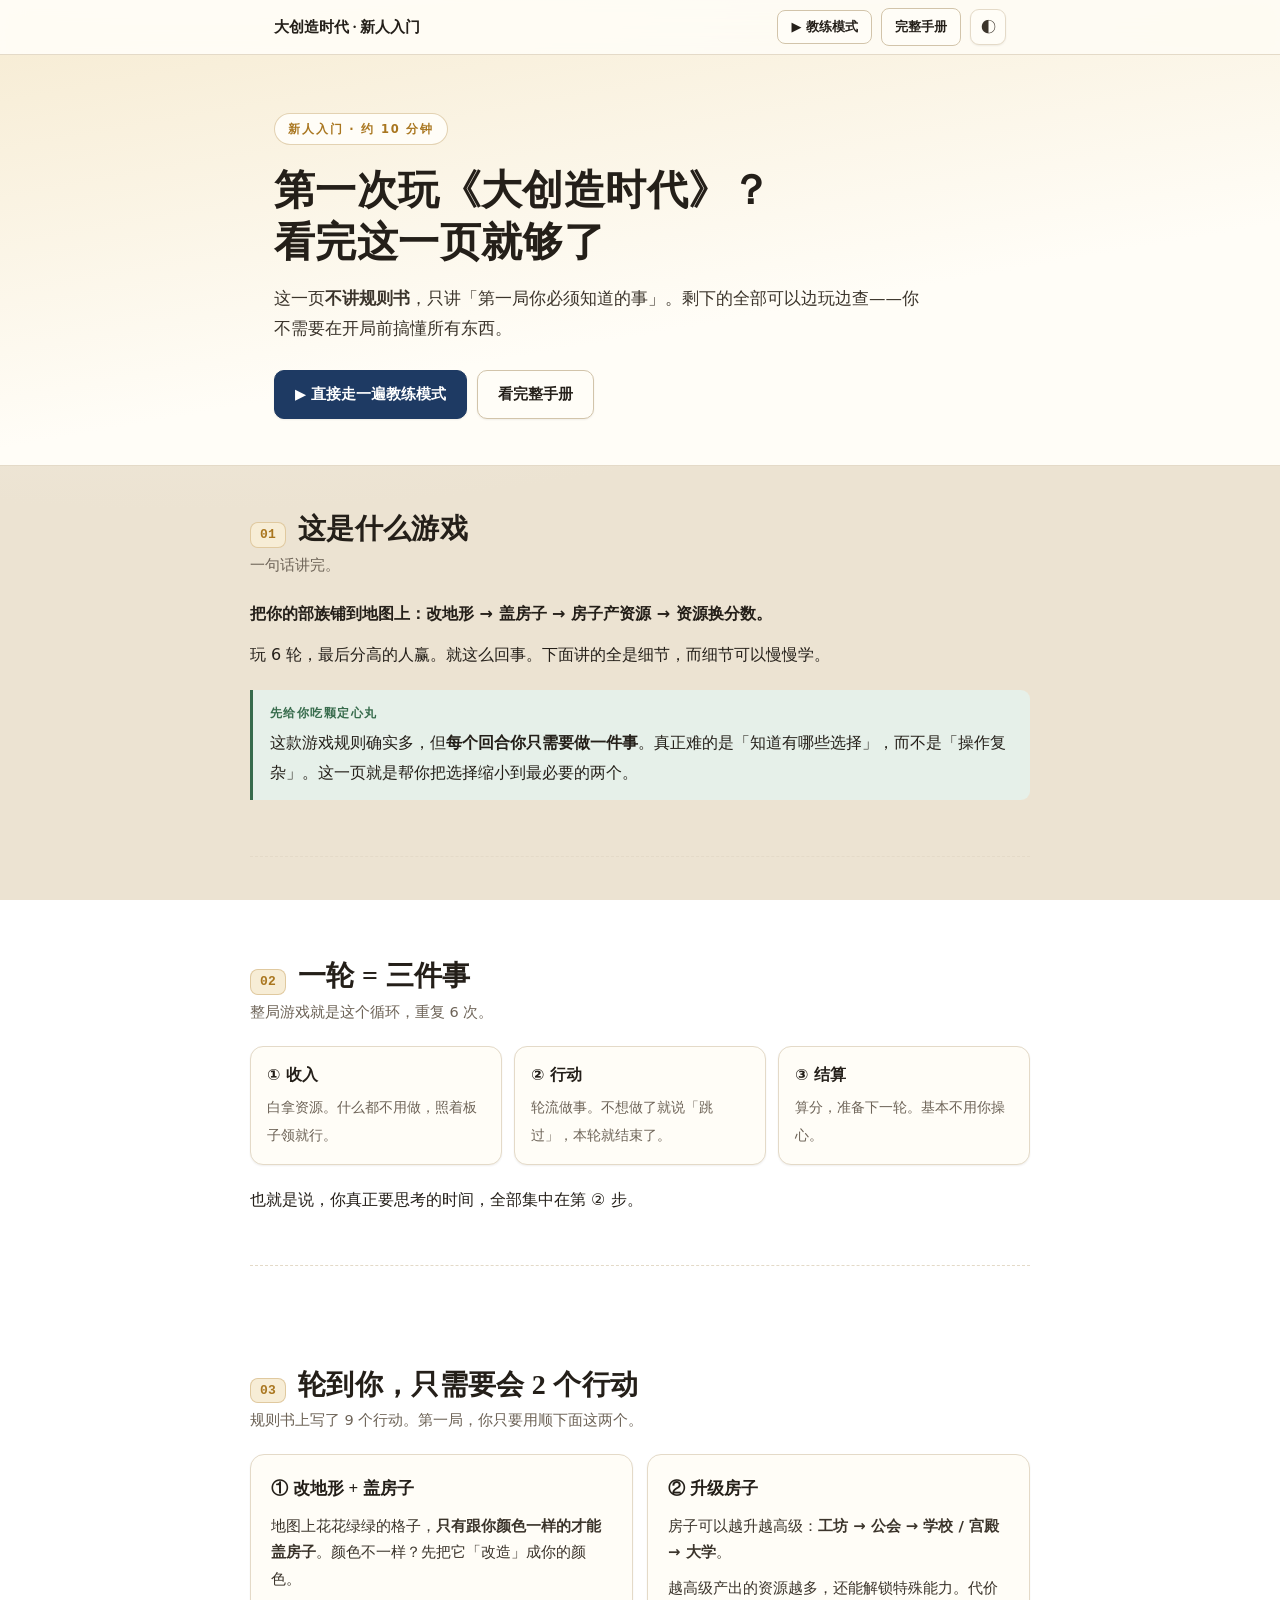
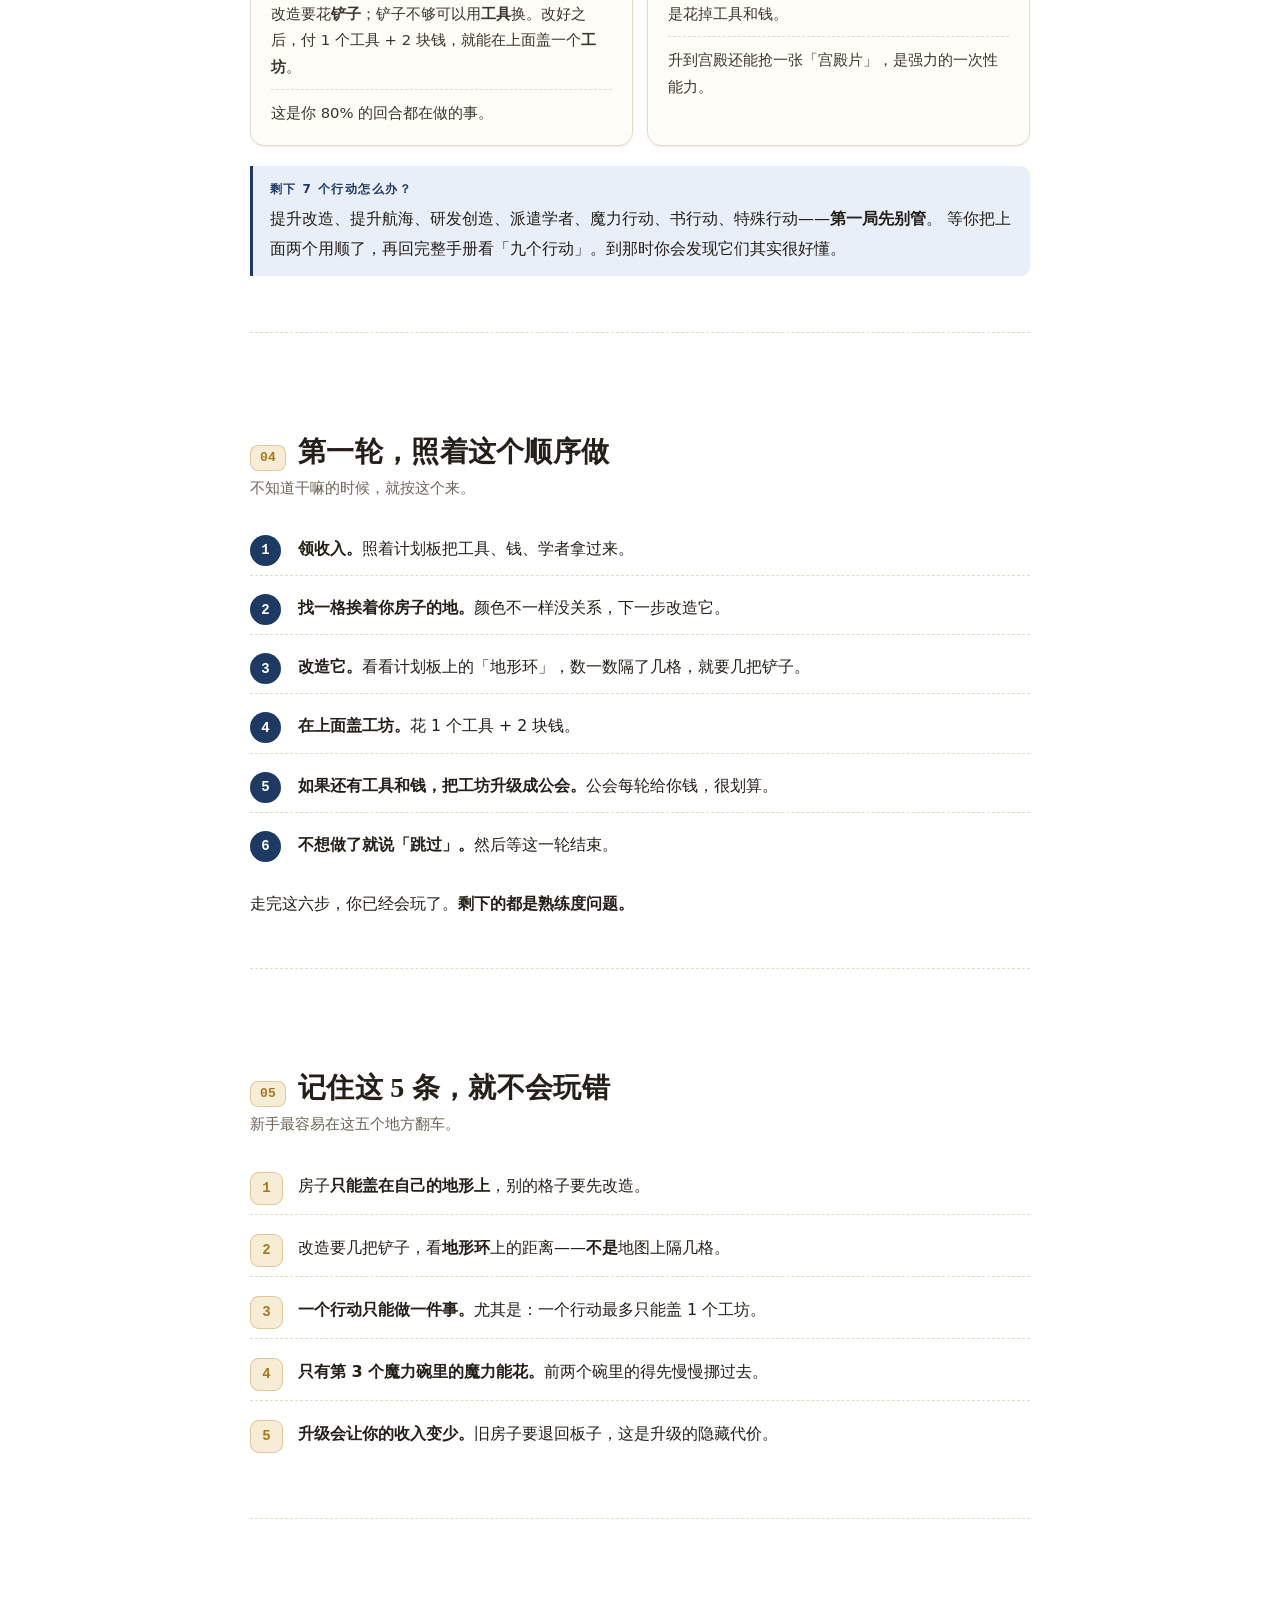
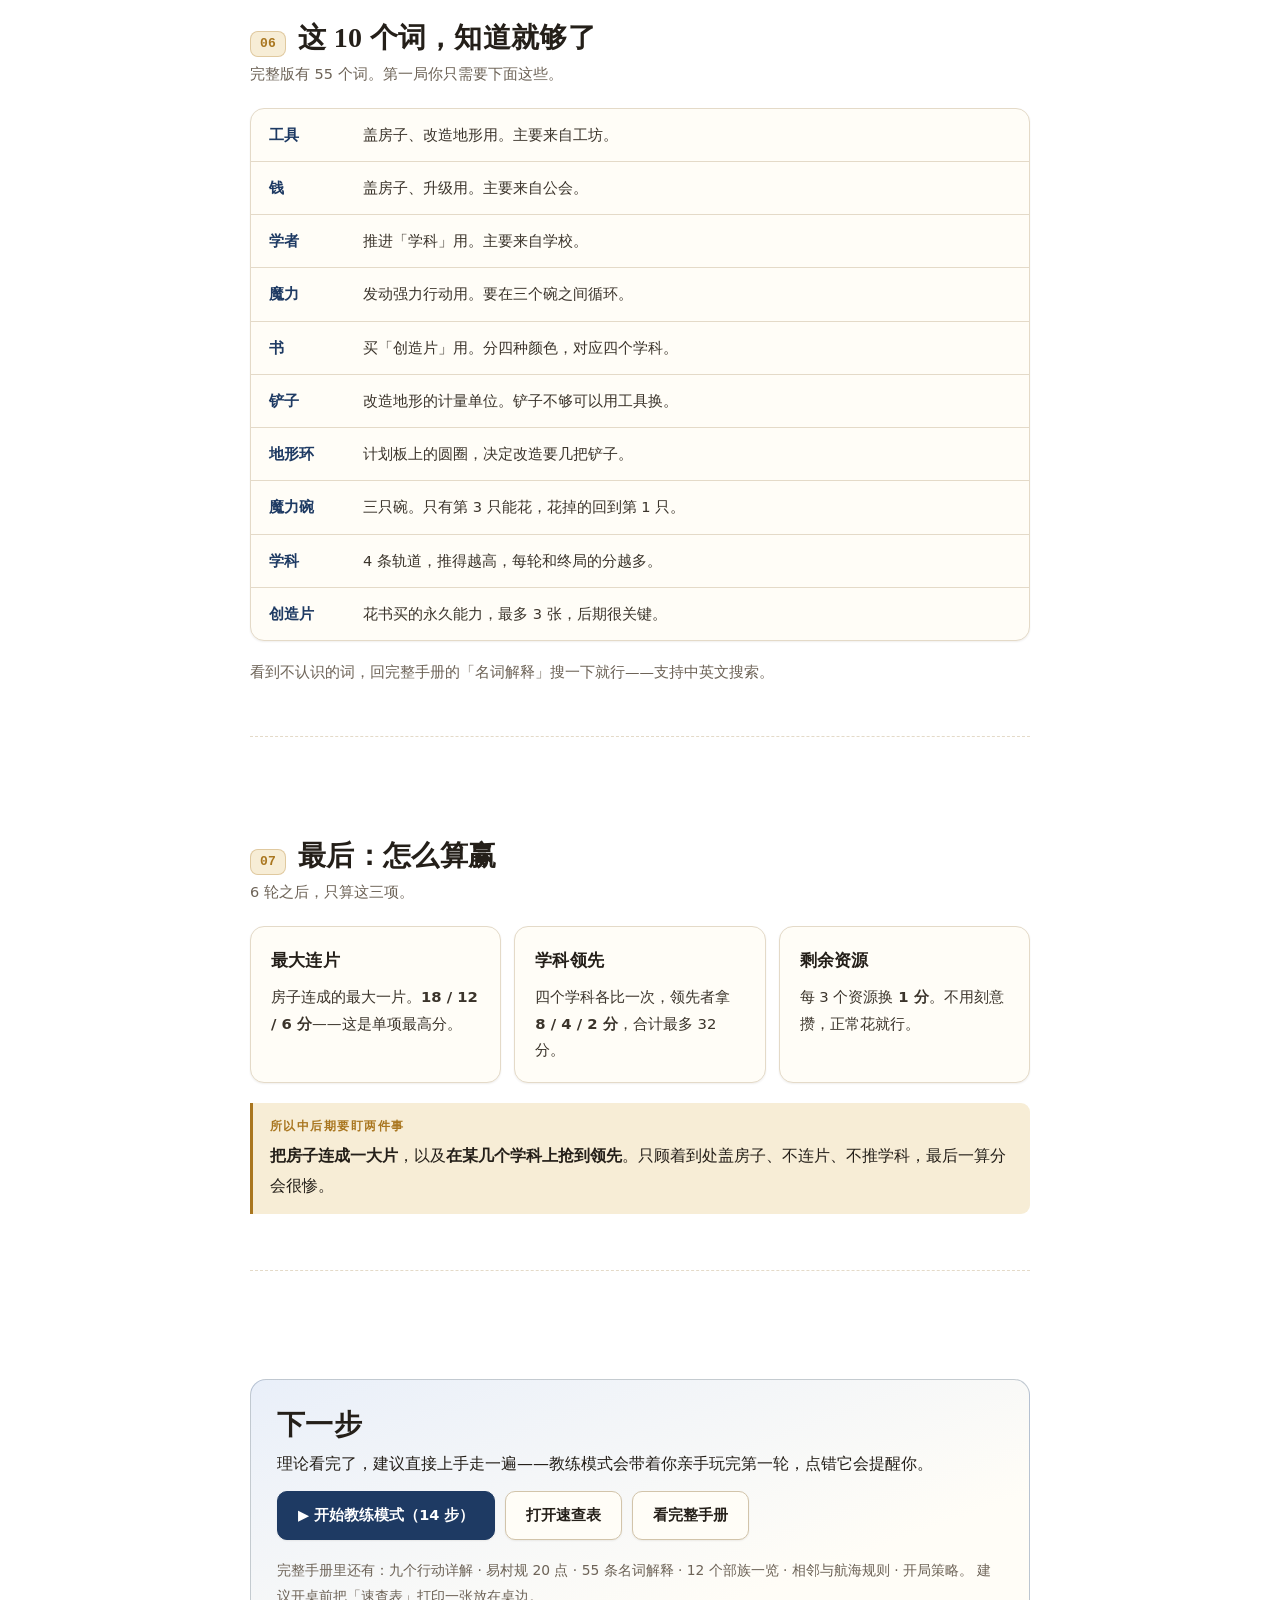
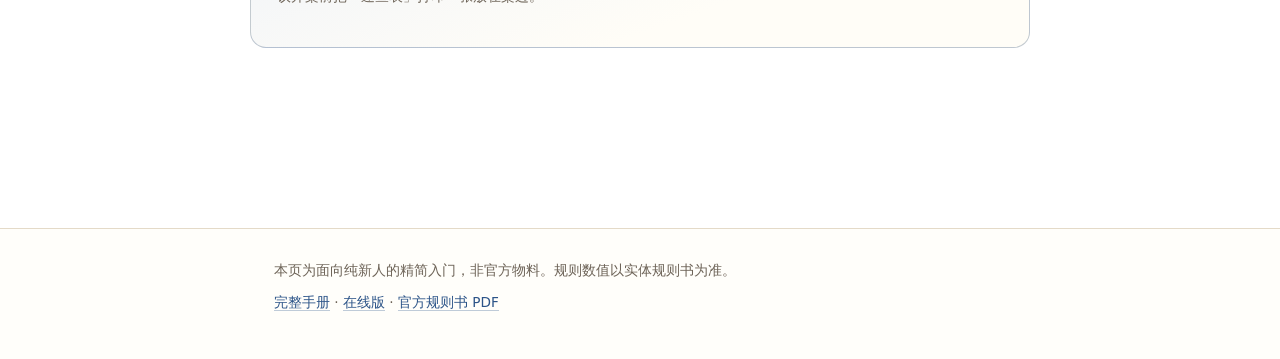
<file: beginner.html>
<!DOCTYPE html>
<html lang="zh-CN" data-theme="light">
<head>
<meta charset="UTF-8">
<meta name="viewport" content="width=device-width, initial-scale=1">
<title>新人入门 · 10 分钟学会大创造时代</title>
<meta name="description" content="《大创造时代》(Age of Innovation) 纯新人入门页：不讲规则书，只讲第一局你必须知道的事。">
<link rel="stylesheet" href="assets/styles.css">
</head>
<body>

<div class="bg-topbar">
  <div class="in">
    <span class="t">大创造时代 · 新人入门</span>
    <span class="sp"></span>
    <button class="btn tiny" type="button" data-tut>▶ 教练模式</button>
    <a class="btn tiny" href="index.html">完整手册</a>
    <button class="icon-btn" id="themeBtn" aria-label="切换深色 / 浅色">◐</button>
  </div>
</div>

<header class="bg-hero">
  <div class="bg-wrap">
    <span class="bg-kicker">新人入门 · 约 10 分钟</span>
    <h1>第一次玩《大创造时代》？<br>看完这一页就够了</h1>
    <p class="bg-lede">这一页<b>不讲规则书</b>，只讲「第一局你必须知道的事」。剩下的全部可以边玩边查——你不需要在开局前搞懂所有东西。</p>
    <div class="bg-actions">
      <button class="btn primary" type="button" data-tut>▶ 直接走一遍教练模式</button>
      <a class="btn" href="index.html">看完整手册</a>
    </div>
  </div>
</header>

<main class="bg-wrap bg-main">

  <!-- 1 -->
  <section class="bg-sec">
    <h2><span class="n">01</span>这是什么游戏</h2>
    <p class="sub">一句话讲完。</p>
    <p class="bg-big">把你的部族铺到地图上：<b>改地形 → 盖房子 → 房子产资源 → 资源换分数。</b></p>
    <p>玩 6 轮，最后分高的人赢。就这么回事。下面讲的全是细节，而细节可以慢慢学。</p>
    <div class="note tip" style="margin-top:20px"><span class="lbl">先给你吃颗定心丸</span>
      <p>这款游戏规则确实多，但<b>每个回合你只需要做一件事</b>。真正难的是「知道有哪些选择」，而不是「操作复杂」。这一页就是帮你把选择缩小到最必要的两个。</p></div>
  </section>

  <!-- 2 -->
  <section class="bg-sec">
    <h2><span class="n">02</span>一轮 = 三件事</h2>
    <p class="sub">整局游戏就是这个循环，重复 6 次。</p>
    <div class="bg-flow">
      <div class="f"><b>① 收入</b><span>白拿资源。什么都不用做，照着板子领就行。</span></div>
      <div class="f"><b>② 行动</b><span>轮流做事。不想做了就说「跳过」，本轮就结束了。</span></div>
      <div class="f"><b>③ 结算</b><span>算分，准备下一轮。基本不用你操心。</span></div>
    </div>
    <p>也就是说，你真正要思考的时间，全部集中在第 ② 步。</p>
  </section>

  <!-- 3 -->
  <section class="bg-sec">
    <h2><span class="n">03</span>轮到你，只需要会 2 个行动</h2>
    <p class="sub">规则书上写了 9 个行动。第一局，你只要用顺下面这两个。</p>

    <div class="bg-two">
      <div class="bg-card">
        <h3>① 改地形 + 盖房子</h3>
        <p>地图上花花绿绿的格子，<b>只有跟你颜色一样的才能盖房子</b>。颜色不一样？先把它「改造」成你的颜色。</p>
        <p>改造要花<b>铲子</b>；铲子不够可以用<b>工具</b>换。改好之后，付 1 个工具 + 2 块钱，就能在上面盖一个<b>工坊</b>。</p>
        <p class="bg-more">这是你 80% 的回合都在做的事。</p>
      </div>
      <div class="bg-card">
        <h3>② 升级房子</h3>
        <p>房子可以越升越高级：<b>工坊 → 公会 → 学校 / 宫殿 → 大学</b>。</p>
        <p>越高级产出的资源越多，还能解锁特殊能力。代价是花掉工具和钱。</p>
        <p class="bg-more">升到宫殿还能抢一张「宫殿片」，是强力的一次性能力。</p>
      </div>
    </div>

    <div class="note"><span class="lbl">剩下 7 个行动怎么办？</span>
      <p>提升改造、提升航海、研发创造、派遣学者、魔力行动、书行动、特殊行动——<b>第一局先别管</b>。
      等你把上面两个用顺了，再回完整手册看「九个行动」。到那时你会发现它们其实很好懂。</p></div>
  </section>

  <!-- 4 -->
  <section class="bg-sec">
    <h2><span class="n">04</span>第一轮，照着这个顺序做</h2>
    <p class="sub">不知道干嘛的时候，就按这个来。</p>
    <ol class="bg-ol">
      <li><b>领收入。</b>照着计划板把工具、钱、学者拿过来。</li>
      <li><b>找一格挨着你房子的地。</b>颜色不一样没关系，下一步改造它。</li>
      <li><b>改造它。</b>看看计划板上的「地形环」，数一数隔了几格，就要几把铲子。</li>
      <li><b>在上面盖工坊。</b>花 1 个工具 + 2 块钱。</li>
      <li><b>如果还有工具和钱，把工坊升级成公会。</b>公会每轮给你钱，很划算。</li>
      <li><b>不想做了就说「跳过」。</b>然后等这一轮结束。</li>
    </ol>
    <p>走完这六步，你已经会玩了。<b>剩下的都是熟练度问题。</b></p>
  </section>

  <!-- 5 -->
  <section class="bg-sec">
    <h2><span class="n">05</span>记住这 5 条，就不会玩错</h2>
    <p class="sub">新手最容易在这五个地方翻车。</p>
    <ol class="bg-5">
      <li>房子<b>只能盖在自己的地形上</b>，别的格子要先改造。</li>
      <li>改造要几把铲子，看<b>地形环</b>上的距离——<b>不是</b>地图上隔几格。</li>
      <li><b>一个行动只能做一件事。</b>尤其是：一个行动最多只能盖 1 个工坊。</li>
      <li><b>只有第 3 个魔力碗里的魔力能花。</b>前两个碗里的得先慢慢挪过去。</li>
      <li><b>升级会让你的收入变少。</b>旧房子要退回板子，这是升级的隐藏代价。</li>
    </ol>
  </section>

  <!-- 6 -->
  <section class="bg-sec">
    <h2><span class="n">06</span>这 10 个词，知道就够了</h2>
    <p class="sub">完整版有 55 个词。第一局你只需要下面这些。</p>
    <div class="bg-words">
      <div class="w"><b>工具</b><span>盖房子、改造地形用。主要来自工坊。</span></div>
      <div class="w"><b>钱</b><span>盖房子、升级用。主要来自公会。</span></div>
      <div class="w"><b>学者</b><span>推进「学科」用。主要来自学校。</span></div>
      <div class="w"><b>魔力</b><span>发动强力行动用。要在三个碗之间循环。</span></div>
      <div class="w"><b>书</b><span>买「创造片」用。分四种颜色，对应四个学科。</span></div>
      <div class="w"><b>铲子</b><span>改造地形的计量单位。铲子不够可以用工具换。</span></div>
      <div class="w"><b>地形环</b><span>计划板上的圆圈，决定改造要几把铲子。</span></div>
      <div class="w"><b>魔力碗</b><span>三只碗。只有第 3 只能花，花掉的回到第 1 只。</span></div>
      <div class="w"><b>学科</b><span>4 条轨道，推得越高，每轮和终局的分越多。</span></div>
      <div class="w"><b>创造片</b><span>花书买的永久能力，最多 3 张，后期很关键。</span></div>
    </div>
    <p style="font-size:14.5px;color:var(--muted)">看到不认识的词，回完整手册的「名词解释」搜一下就行——支持中英文搜索。</p>
  </section>

  <!-- 7 -->
  <section class="bg-sec">
    <h2><span class="n">07</span>最后：怎么算赢</h2>
    <p class="sub">6 轮之后，只算这三项。</p>
    <div class="bg-score">
      <div class="bg-card"><h3>最大连片</h3><p>房子连成的最大一片。<b>18 / 12 / 6 分</b>——这是单项最高分。</p></div>
      <div class="bg-card"><h3>学科领先</h3><p>四个学科各比一次，领先者拿 <b>8 / 4 / 2 分</b>，合计最多 32 分。</p></div>
      <div class="bg-card"><h3>剩余资源</h3><p>每 3 个资源换 <b>1 分</b>。不用刻意攒，正常花就行。</p></div>
    </div>
    <div class="note key"><span class="lbl">所以中后期要盯两件事</span>
      <p><b>把房子连成一大片</b>，以及<b>在某几个学科上抢到领先</b>。只顾着到处盖房子、不连片、不推学科，最后一算分会很惨。</p></div>
  </section>

  <!-- 8 -->
  <section class="bg-sec">
    <div class="bg-next">
      <h2 style="margin-top:0">下一步</h2>
      <p style="margin-top:6px">理论看完了，建议直接上手走一遍——教练模式会带着你亲手玩完第一轮，点错它会提醒你。</p>
      <div class="bg-actions">
        <button class="btn primary" type="button" data-tut>▶ 开始教练模式（14 步）</button>
        <a class="btn" href="index.html#quickref">打开速查表</a>
        <a class="btn" href="index.html">看完整手册</a>
      </div>
      <p style="margin-top:18px;font-size:13.8px;color:var(--muted)">
        完整手册里还有：九个行动详解 · 易村规 20 点 · 55 条名词解释 · 12 个部族一览 · 相邻与航海规则 · 开局策略。
        建议开桌前把「速查表」打印一张放在桌边。
      </p>
    </div>
  </section>

</main>

<footer class="bg-footer">
  <div class="bg-wrap">
    <p style="margin:0">本页为面向纯新人的精简入门，非官方物料。规则数值以实体规则书为准。</p>
    <p style="margin:8px 0 0">
      <a href="index.html">完整手册</a> ·
      <a href="https://wumeng1432.github.io/age-of-innovation-guide/" target="_blank" rel="noopener">在线版</a> ·
      <a href="https://cdn.shopify.com/s/files/1/0947/3907/1278/files/AoI_rules_EN_V1-1_reduced.pdf" target="_blank" rel="noopener">官方规则书 PDF</a>
    </p>
  </div>
</footer>

<script src="assets/app.js"></script>
<script src="assets/tutorial.js"></script>
</body>
</html>
</file>
<file: assets/styles.css>
/* ===========================================================
   大创造时代 Age of Innovation · 新手入门手册
   =========================================================== */

:root{
  --bg:#f3ede1;
  --bg-grad:radial-gradient(1200px 600px at 15% -10%, #fbf7ee 0%, #f3ede1 45%, #ece3d2 100%);
  --panel:#fffdf7;
  --panel-2:#faf5ea;
  --panel-3:#f6efe1;
  --ink:#241f19;
  --ink-2:#3b342b;
  --muted:#6d6357;
  --line:#e4dac8;
  --line-2:#d2c4aa;
  --blue:#1e3a63;
  --blue-2:#2c5488;
  --blue-soft:#e9eff9;
  --gold:#a9761f;
  --gold-soft:#f7edd6;
  --red:#a23f2b;
  --red-soft:#f8e7e1;
  --green:#376b4c;
  --green-soft:#e6f0e9;
  --purple:#6a4a8e;
  --purple-soft:#efe9f7;
  --shadow-sm:0 1px 2px rgba(40,30,15,.07);
  --shadow:0 2px 4px rgba(40,30,15,.06), 0 14px 34px -18px rgba(40,30,15,.45);
  --radius:14px;
  --radius-sm:9px;
  --serif:"Georgia","Times New Roman","Songti SC","Source Han Serif SC","Noto Serif SC",serif;
  --sans:"Segoe UI","PingFang SC","Hiragino Sans GB","Microsoft YaHei",system-ui,-apple-system,sans-serif;
  --mono:ui-monospace,SFMono-Regular,Menlo,Consolas,"Courier New",monospace;
}

[data-theme="dark"]{
  --bg:#0f1115;
  --bg-grad:radial-gradient(1200px 600px at 15% -10%, #1b2029 0%, #12151a 45%, #0d0f13 100%);
  --panel:#191c22;
  --panel-2:#1f232a;
  --panel-3:#242932;
  --ink:#ece7de;
  --ink-2:#d8d2c7;
  --muted:#a49b8d;
  --line:#2b303a;
  --line-2:#3b424e;
  --blue:#8fb6ec;
  --blue-2:#adcbf5;
  --blue-soft:#1a2432;
  --gold:#e2b562;
  --gold-soft:#2b2416;
  --red:#e58e77;
  --red-soft:#33211c;
  --green:#82c69e;
  --green-soft:#16281d;
  --purple:#b99fe2;
  --purple-soft:#231c32;
  --shadow-sm:0 1px 2px rgba(0,0,0,.6);
  --shadow:0 2px 6px rgba(0,0,0,.5), 0 18px 40px -20px rgba(0,0,0,.9);
}

*{box-sizing:border-box}
html{scroll-behavior:smooth;scroll-padding-top:86px}
body{
  margin:0;
  font-family:var(--sans);
  color:var(--ink);
  background:var(--bg-grad);
  background-attachment:fixed;
  line-height:1.75;
  font-size:16px;
  -webkit-font-smoothing:antialiased;
  text-rendering:optimizeLegibility;
}
img{max-width:100%}
a{color:var(--blue-2);text-decoration:none;border-bottom:1px solid color-mix(in srgb,var(--blue-2) 30%,transparent)}
a:hover{border-bottom-color:var(--blue-2)}

.wrap{max-width:1200px;margin:0 auto;padding:0 22px}

/* ---------- Hero ---------- */
.hero{
  position:relative;
  overflow:hidden;
  border-bottom:1px solid var(--line);
  background:
    linear-gradient(180deg, color-mix(in srgb,var(--panel) 88%,transparent), color-mix(in srgb,var(--bg) 60%,transparent));
}
.hero::after{
  content:"";
  position:absolute;inset:0;
  background-image:
    radial-gradient(circle at 82% 22%, color-mix(in srgb,var(--gold) 22%,transparent) 0 2px, transparent 3px),
    radial-gradient(circle at 68% 62%, color-mix(in srgb,var(--blue) 16%,transparent) 0 2px, transparent 3px),
    radial-gradient(circle at 91% 74%, color-mix(in srgb,var(--red) 16%,transparent) 0 2px, transparent 3px);
  background-size:180px 180px, 240px 240px, 200px 200px;
  opacity:.5;pointer-events:none;
}
.hero-inner{position:relative;z-index:1;padding:54px 0 40px}
.kicker{
  display:inline-flex;align-items:center;gap:9px;
  font-size:12.5px;letter-spacing:.16em;text-transform:uppercase;
  color:var(--gold);font-weight:700;margin-bottom:14px;
}
.kicker::before{content:"";width:26px;height:2px;background:var(--gold);border-radius:2px}
h1.title{
  font-family:var(--serif);
  font-size:clamp(30px,5.4vw,52px);
  line-height:1.14;margin:0 0 10px;letter-spacing:.01em;font-weight:700;
}
h1.title .en{display:block;font-size:.42em;letter-spacing:.22em;color:var(--muted);font-weight:400;margin-top:12px;text-transform:uppercase}
.lede{font-size:17px;color:var(--ink-2);max-width:62ch;margin:16px 0 0}
.chips{display:flex;flex-wrap:wrap;gap:9px;margin-top:24px}
.chip{
  display:inline-flex;align-items:center;gap:7px;
  background:var(--panel);border:1px solid var(--line);
  padding:7px 13px;border-radius:999px;font-size:13.5px;color:var(--ink-2);
  box-shadow:var(--shadow-sm);
}
.chip b{color:var(--blue);font-weight:700}
.chip .dot{width:7px;height:7px;border-radius:50%;background:var(--gold)}
.hero-actions{display:flex;flex-wrap:wrap;gap:11px;margin-top:26px}
.btn{
  display:inline-flex;align-items:center;gap:8px;
  padding:11px 20px;border-radius:10px;font-size:14.5px;font-weight:600;
  border:1px solid var(--line-2);background:var(--panel);color:var(--ink);
  cursor:pointer;box-shadow:var(--shadow-sm);border-bottom-width:1px;
  transition:transform .14s ease, box-shadow .14s ease;
  font-family:inherit;
}
.btn:hover{transform:translateY(-1px);box-shadow:var(--shadow)}
.btn.primary{background:var(--blue);border-color:var(--blue);color:#fff}
.btn.primary:hover{background:var(--blue-2)}
[data-theme="dark"] .btn.primary{color:#0e1116}
.btn.tiny{padding:7px 13px;font-size:13px;border-radius:8px;flex:0 0 auto;white-space:nowrap;box-shadow:none}

.card.cta{
  display:flex;flex-wrap:wrap;align-items:center;gap:18px;justify-content:space-between;
  border-left:3px solid var(--gold);background:linear-gradient(120deg,var(--gold-soft),var(--panel) 62%);
}
.card.cta .cta-txt{flex:1 1 340px}
.card.cta h3{margin:0 0 6px;font-size:18px}
.card.cta p{margin:0;font-size:14.2px;color:var(--ink-2)}

/* ---------- Topbar ---------- */
.topbar{
  position:sticky;top:0;z-index:50;
  background:color-mix(in srgb,var(--panel) 88%,transparent);
  backdrop-filter:saturate(160%) blur(12px);
  border-bottom:1px solid var(--line);
}
.topbar-inner{display:flex;align-items:center;gap:14px;height:56px}
.brand{font-family:var(--serif);font-weight:700;font-size:16px;white-space:nowrap;color:var(--ink);border:0}
.brand small{display:block;font-family:var(--sans);font-weight:400;font-size:10.5px;letter-spacing:.14em;color:var(--muted);text-transform:uppercase}
.navlinks{display:flex;gap:2px;overflow-x:auto;flex:1;scrollbar-width:none}
.navlinks::-webkit-scrollbar{display:none}
.navlinks a{
  padding:7px 11px;border-radius:8px;font-size:13.5px;color:var(--muted);
  white-space:nowrap;border:0;font-weight:500;
}
.navlinks a:hover{background:var(--panel-2);color:var(--ink)}
.navlinks a.active{background:var(--blue-soft);color:var(--blue);font-weight:700}
.icon-btn{
  flex:0 0 auto;width:36px;height:36px;display:grid;place-items:center;
  border-radius:9px;border:1px solid var(--line);background:var(--panel);
  cursor:pointer;color:var(--ink-2);font-size:15px;box-shadow:var(--shadow-sm);
}
.icon-btn:hover{background:var(--panel-2)}

/* ---------- Layout ---------- */
.layout{display:grid;grid-template-columns:236px minmax(0,1fr);gap:38px;padding:38px 0 90px;align-items:start}
.toc{position:sticky;top:76px;font-size:13.5px}
.toc h4{margin:0 0 10px;font-size:11px;letter-spacing:.18em;text-transform:uppercase;color:var(--muted)}
.toc ol{list-style:none;margin:0;padding:0;border-left:2px solid var(--line)}
.toc li{margin:0}
.toc a{
  display:block;padding:5px 0 5px 13px;margin-left:-2px;border-left:2px solid transparent;
  color:var(--muted);border-bottom:0;line-height:1.5;
}
.toc a:hover{color:var(--ink)}
.toc a.active{color:var(--blue);border-left-color:var(--blue);font-weight:700}
.toc .num{font-family:var(--mono);font-size:11px;color:var(--line-2);margin-right:6px}
.toc a.active .num{color:var(--blue)}

/* ---------- Sections ---------- */
section{margin:0 0 62px;scroll-margin-top:86px}
.sec-head{display:flex;align-items:baseline;gap:14px;margin-bottom:8px}
.sec-num{
  font-family:var(--mono);font-size:13px;font-weight:700;color:var(--gold);
  background:var(--gold-soft);border:1px solid color-mix(in srgb,var(--gold) 26%,transparent);
  padding:3px 9px;border-radius:7px;flex:0 0 auto;
}
h2{font-family:var(--serif);font-size:clamp(23px,3.1vw,31px);margin:0;letter-spacing:.01em;line-height:1.25}
h2 .en{font-family:var(--sans);font-size:12.5px;letter-spacing:.16em;text-transform:uppercase;color:var(--muted);font-weight:500;display:block;margin-top:5px}
h3{font-family:var(--serif);font-size:19.5px;margin:34px 0 12px;letter-spacing:.01em}
h4{font-size:15.5px;margin:22px 0 8px}
p{margin:11px 0}
.sec-sub{color:var(--muted);margin:6px 0 26px;max-width:70ch}
ul,ol{padding-left:22px;margin:12px 0}
li{margin:5px 0}
strong{font-weight:700;color:var(--ink)}
em{color:var(--ink-2)}
hr{border:0;border-top:1px solid var(--line);margin:34px 0}
code,.mono{font-family:var(--mono);font-size:.9em;background:var(--panel-2);border:1px solid var(--line);padding:1px 6px;border-radius:5px}
.tile p.mono{display:inline-block;background:transparent;border:0;padding:0;color:var(--muted);font-size:12.5px;letter-spacing:.04em}

/* ---------- Cards ---------- */
.card{
  background:var(--panel);border:1px solid var(--line);border-radius:var(--radius);
  padding:22px 24px;box-shadow:var(--shadow-sm);margin:18px 0;
}
.card.tight{padding:16px 18px}
.grid{display:grid;gap:16px}
.g2{grid-template-columns:repeat(auto-fit,minmax(280px,1fr))}
.g3{grid-template-columns:repeat(auto-fit,minmax(215px,1fr))}
.g4{grid-template-columns:repeat(auto-fit,minmax(168px,1fr))}

.tile{
  background:var(--panel);border:1px solid var(--line);border-radius:var(--radius-sm);
  padding:15px 17px;box-shadow:var(--shadow-sm);
}
.tile h4{margin:0 0 6px;font-size:15px;display:flex;align-items:center;gap:8px}
.tile p{margin:0;font-size:13.8px;color:var(--muted);line-height:1.6}
.tile .ico{
  width:26px;height:26px;border-radius:7px;display:grid;place-items:center;flex:0 0 auto;
  font-size:13px;font-weight:700;background:var(--blue-soft);color:var(--blue);
}
.tile.blue .ico{background:var(--blue-soft);color:var(--blue)}
.tile.gold .ico{background:var(--gold-soft);color:var(--gold)}
.tile.red .ico{background:var(--red-soft);color:var(--red)}
.tile.green .ico{background:var(--green-soft);color:var(--green)}
.tile.purple .ico{background:var(--purple-soft);color:var(--purple)}

/* ---------- Tables ---------- */
.table-wrap{overflow-x:auto;border:1px solid var(--line);border-radius:var(--radius);background:var(--panel);box-shadow:var(--shadow-sm);margin:18px 0}
table{border-collapse:collapse;width:100%;font-size:14px;min-width:520px}
th,td{padding:10px 14px;text-align:left;border-bottom:1px solid var(--line);vertical-align:top}
thead th{
  background:var(--panel-2);font-size:12px;letter-spacing:.09em;text-transform:uppercase;
  color:var(--muted);font-weight:700;position:sticky;top:0;
}
tbody tr:last-child td{border-bottom:0}
tbody tr:hover{background:var(--panel-2)}
td.num,th.num{text-align:center;white-space:nowrap}
.badge{display:inline-block;padding:1px 8px;border-radius:999px;font-size:11.5px;font-weight:700;border:1px solid transparent}
.badge.b-blue{background:var(--blue-soft);color:var(--blue);border-color:color-mix(in srgb,var(--blue) 22%,transparent)}
.badge.b-gold{background:var(--gold-soft);color:var(--gold);border-color:color-mix(in srgb,var(--gold) 26%,transparent)}
.badge.b-red{background:var(--red-soft);color:var(--red);border-color:color-mix(in srgb,var(--red) 22%,transparent)}
.badge.b-green{background:var(--green-soft);color:var(--green);border-color:color-mix(in srgb,var(--green) 22%,transparent)}
.badge.b-purple{background:var(--purple-soft);color:var(--purple);border-color:color-mix(in srgb,var(--purple) 22%,transparent)}

/* ---------- Callouts ---------- */
.note{
  border-left:3px solid var(--blue);background:var(--blue-soft);
  padding:13px 17px;border-radius:0 var(--radius-sm) var(--radius-sm) 0;margin:18px 0;font-size:14.3px;
}
.note.warn{border-left-color:var(--red);background:var(--red-soft)}
.note.tip{border-left-color:var(--green);background:var(--green-soft)}
.note.key{border-left-color:var(--gold);background:var(--gold-soft)}
.note .lbl{display:block;font-weight:700;font-size:12px;letter-spacing:.12em;text-transform:uppercase;margin-bottom:4px;color:var(--blue)}
.note.warn .lbl{color:var(--red)}
.note.tip .lbl{color:var(--green)}
.note.key .lbl{color:var(--gold)}
.note p:first-of-type{margin-top:0}
.note p:last-child{margin-bottom:0}

/* ---------- Steps ---------- */
.steps{counter-reset:s;list-style:none;padding:0;margin:18px 0}
.steps>li{
  counter-increment:s;position:relative;padding:0 0 18px 46px;margin:0;
  border-left:2px solid var(--line);margin-left:15px;
}
.steps>li:last-child{border-left-color:transparent;padding-bottom:0}
.steps>li::before{
  content:counter(s);position:absolute;left:-16px;top:-2px;
  width:30px;height:30px;border-radius:50%;display:grid;place-items:center;
  background:var(--panel);border:2px solid var(--line-2);color:var(--blue);
  font-family:var(--mono);font-size:13px;font-weight:700;
}
.steps>li>strong:first-child{display:block;font-size:15.5px;margin-bottom:2px}

/* ---------- Mistake cards ---------- */
.mistake{
  background:var(--panel);border:1px solid var(--line);border-radius:var(--radius);
  padding:0;overflow:hidden;box-shadow:var(--shadow-sm);margin:14px 0;
}
.mistake .m-head{
  display:flex;gap:12px;align-items:flex-start;padding:15px 18px 12px;
  border-bottom:1px dashed var(--line);
}
.mistake .m-idx{
  font-family:var(--mono);font-size:12px;font-weight:700;color:var(--gold);
  background:var(--gold-soft);border:1px solid color-mix(in srgb,var(--gold) 26%,transparent);
  padding:2px 7px;border-radius:6px;flex:0 0 auto;margin-top:3px;
}
.mistake .m-title{font-weight:700;font-size:15.5px;line-height:1.5}
.mistake .m-body{padding:12px 18px 15px;display:grid;gap:9px}
.mistake .row{display:flex;gap:10px;font-size:14.2px;line-height:1.68}
.mistake .row .tag{
  flex:0 0 auto;font-size:11.5px;font-weight:800;letter-spacing:.06em;
  padding:2px 7px;border-radius:6px;height:fit-content;margin-top:3px;
}
.mistake .row.bad .tag{background:var(--red-soft);color:var(--red)}
.mistake .row.good .tag{background:var(--green-soft);color:var(--green)}
.mistake .row.bad{color:var(--ink-2)}
.mistake .row.good{color:var(--ink)}

/* ---------- Glossary ---------- */
.glossary-tools{display:flex;flex-wrap:wrap;gap:10px;align-items:center;margin:18px 0 14px}
.search{
  flex:1 1 260px;min-width:220px;display:flex;align-items:center;gap:9px;
  background:var(--panel);border:1px solid var(--line-2);border-radius:10px;
  padding:9px 13px;box-shadow:var(--shadow-sm);
}
.search input{
  border:0;outline:0;background:transparent;font:inherit;font-size:14.5px;
  color:var(--ink);width:100%;
}
.search input::placeholder{color:var(--muted)}
.search .mag{color:var(--muted);font-size:14px}
.filter-pills{display:flex;flex-wrap:wrap;gap:7px}
.pill{
  border:1px solid var(--line-2);background:var(--panel);color:var(--muted);
  padding:6px 12px;border-radius:999px;font-size:13px;cursor:pointer;font-family:inherit;
  transition:.14s;
}
.pill:hover{color:var(--ink)}
.pill.on{background:var(--blue);border-color:var(--blue);color:#fff;font-weight:600}
[data-theme="dark"] .pill.on{color:#0e1116}
.gloss-count{font-size:13px;color:var(--muted);margin-left:auto}
.gloss-list{display:grid;gap:9px}
.g-item{
  background:var(--panel);border:1px solid var(--line);border-radius:var(--radius-sm);
  padding:12px 15px;box-shadow:var(--shadow-sm);
}
.g-item .g-top{display:flex;flex-wrap:wrap;align-items:baseline;gap:9px}
.g-item .g-zh{font-weight:700;font-size:15px}
.g-item .g-en{font-size:12.5px;color:var(--muted);font-family:var(--mono);letter-spacing:.02em}
.g-item .g-cat{
  margin-left:auto;font-size:11px;font-weight:700;padding:1px 8px;border-radius:999px;
  background:var(--panel-3);color:var(--muted);border:1px solid var(--line);
}
.g-item .g-def{font-size:14px;color:var(--ink-2);margin-top:5px;line-height:1.68}
.g-item mark{background:color-mix(in srgb,var(--gold) 34%,transparent);color:inherit;border-radius:3px;padding:0 2px}
.g-empty{text-align:center;color:var(--muted);padding:34px;font-size:14.5px}

/* ---------- Diagram blocks ---------- */
.diagram{
  background:var(--panel);border:1px solid var(--line);border-radius:var(--radius);
  padding:18px;box-shadow:var(--shadow-sm);margin:20px 0;overflow-x:auto;
}
.diagram figcaption{font-size:12.5px;color:var(--muted);text-align:center;margin-top:10px}
.diagram svg{display:block;margin:0 auto;max-width:100%;height:auto}

/* ---------- Accordion ---------- */
details.acc{
  background:var(--panel);border:1px solid var(--line);border-radius:var(--radius-sm);
  padding:0;margin:10px 0;box-shadow:var(--shadow-sm);overflow:hidden;
}
details.acc>summary{
  cursor:pointer;padding:13px 17px;font-weight:600;font-size:15px;list-style:none;
  display:flex;align-items:center;gap:10px;
}
details.acc>summary::-webkit-details-marker{display:none}
details.acc>summary::after{content:"+";margin-left:auto;font-family:var(--mono);color:var(--muted);font-size:17px}
details.acc[open]>summary::after{content:"–"}
details.acc[open]>summary{border-bottom:1px solid var(--line);background:var(--panel-2)}
details.acc .acc-body{padding:13px 17px 16px;font-size:14.3px}

/* ---------- Footer ---------- */
footer{
  border-top:1px solid var(--line);background:color-mix(in srgb,var(--panel) 60%,transparent);
  padding:34px 0 46px;font-size:13.5px;color:var(--muted);
}
footer .src{display:flex;flex-wrap:wrap;gap:9px;margin-top:14px}
footer .src a{
  border:1px solid var(--line);border-radius:999px;padding:6px 13px;background:var(--panel);
  font-size:12.8px;color:var(--ink-2);box-shadow:var(--shadow-sm);
}

/* ---------- To top ---------- */
#totop{
  position:fixed;right:22px;bottom:22px;width:44px;height:44px;border-radius:50%;
  display:grid;place-items:center;background:var(--blue);color:#fff;border:0;cursor:pointer;
  box-shadow:var(--shadow);opacity:0;pointer-events:none;transition:.22s;font-size:17px;z-index:60;
}
[data-theme="dark"] #totop{color:#0e1116}
#totop.show{opacity:1;pointer-events:auto}

/* ---------- Responsive ---------- */
@media (max-width:940px){
  .layout{grid-template-columns:1fr;gap:0;padding-top:24px}
  .toc{display:none}
  .hero-inner{padding:38px 0 30px}
  section{margin-bottom:46px}
}

/* ===========================================================
   交互式教练模式 (Tutorial Mode)
   =========================================================== */
body.tut-open{overflow:hidden}
.tut{position:fixed;inset:0;z-index:300;display:flex;align-items:center;justify-content:center;padding:16px}
.tut[hidden]{display:none}
.tut-backdrop{position:absolute;inset:0;background:rgba(24,19,12,.6);backdrop-filter:blur(5px)}
.tut-panel{
  position:relative;width:min(1140px,100%);max-height:calc(100vh - 32px);
  background:var(--panel);border:1px solid var(--line-2);border-radius:16px;
  box-shadow:0 40px 90px -34px rgba(0,0,0,.65);display:flex;flex-direction:column;overflow:hidden;
}
.tut-head{display:flex;align-items:center;gap:14px;padding:12px 16px;border-bottom:1px solid var(--line);background:var(--panel-2)}
.tut-prog{display:flex;align-items:center;gap:12px;flex:1}
.tut-bar{flex:1;height:6px;border-radius:99px;background:var(--line);overflow:hidden}
.tut-bar i{display:block;height:100%;width:0;border-radius:99px;background:linear-gradient(90deg,var(--gold),var(--blue-2));transition:width .35s ease}
.tut-stepno{font-family:var(--mono);font-size:12px;color:var(--muted);white-space:nowrap}
.tut-x{width:32px;height:32px;border-radius:8px;border:1px solid var(--line);background:var(--panel);cursor:pointer;color:var(--muted);font-size:14px}
.tut-x:hover{color:var(--ink);background:var(--panel-3)}
.tut-body{display:grid;grid-template-columns:330px minmax(0,1fr);flex:1;overflow:auto}

.tut-coach{padding:22px 20px 26px;border-right:1px solid var(--line);background:linear-gradient(180deg,var(--panel-2),var(--panel))}
.tut-badge{display:inline-block;font-size:11px;font-weight:800;letter-spacing:.14em;text-transform:uppercase;color:var(--gold);background:var(--gold-soft);border:1px solid color-mix(in srgb,var(--gold) 26%,transparent);padding:3px 9px;border-radius:6px}
.tut-coach h3{font-family:var(--serif);font-size:20px;margin:12px 0 10px;line-height:1.35}
.tut-text p{font-size:14.2px;color:var(--ink-2);margin:9px 0;line-height:1.72}
.tut-fb{margin-top:16px;padding:12px 14px;border-radius:0 10px 10px 0;font-size:13.8px;line-height:1.7}
.tut-fb.ok{border-left:3px solid var(--green);background:var(--green-soft);color:var(--ink-2)}
.tut-fb.warn{border-left:3px solid var(--red);background:var(--red-soft);color:var(--ink-2)}
.tut-fb b{color:var(--ink)}
.tut-fb .fbl{display:block;margin-bottom:3px;font-size:12.5px;letter-spacing:.08em}
.tut-fb.ok .fbl{color:var(--green)}
.tut-fb.warn .fbl{color:var(--red)}
.shake{animation:shk .34s ease}
@keyframes shk{0%,100%{transform:translateX(0)}22%{transform:translateX(-5px)}55%{transform:translateX(5px)}80%{transform:translateX(-3px)}}

.tut-sim{padding:12px 14px 14px;display:flex;flex-direction:column;gap:7px;min-width:0}
.sim-res{display:flex;flex-wrap:wrap;gap:7px}
.sim-chip{display:inline-flex;align-items:center;gap:7px;background:var(--panel-2);border:1px solid var(--line);border-radius:999px;padding:4px 11px;font-size:12.5px;color:var(--muted)}
.sim-chip i{width:9px;height:9px;border-radius:50%;flex:0 0 auto}
.sim-chip b{color:var(--ink);font-size:13.5px;font-family:var(--mono)}
.sim-chip.ghost{font-size:11.5px;background:transparent;border-style:dashed}

.sim-grid{display:grid;grid-template-columns:minmax(0,1.2fr) 228px;gap:10px;align-items:start}
.sim-side{display:flex;flex-direction:column;gap:5px;min-width:0}
.sim-cap{
  font-size:10px;letter-spacing:.1em;text-transform:uppercase;color:var(--muted);font-weight:800;
  display:flex;align-items:baseline;gap:6px;padding-left:2px;
}
.sim-cap .en{font-weight:400;letter-spacing:.02em;text-transform:none;color:var(--line-2);font-size:9.5px}

.sim-bowls{display:grid;grid-template-columns:repeat(3,1fr);gap:6px}
.bowl{display:flex;flex-direction:column;align-items:center;gap:0;padding:4px 3px;border-radius:9px;border:1px solid var(--line);background:var(--panel-2)}
.bowl.hot{border-color:color-mix(in srgb,var(--purple) 55%,transparent);background:var(--purple-soft)}
.bowl .bname{font-size:10px;color:var(--muted);letter-spacing:.04em}
.bowl .bval{font-family:var(--mono);font-size:19px;font-weight:700;color:var(--purple);line-height:1.15}
.bowl .bsub{font-size:9.5px;color:var(--muted)}
.bowl.hot .bsub{color:var(--purple);font-weight:700}

.sim-map{border:1px solid var(--line);border-radius:12px;background:var(--panel-2);padding:4px;display:flex;flex-direction:column;align-items:center}
.sim-map svg{width:100%;max-width:296px;height:auto}
.sim-leg{display:flex;flex-wrap:wrap;gap:7px;justify-content:center;padding:4px 0 2px}
.sim-leg .lg{display:inline-flex;align-items:center;gap:4px;font-size:10.5px;color:var(--muted)}
.sim-leg .lg i{width:9px;height:9px;border-radius:3px}
#simRing{width:100%;max-width:184px;height:auto;display:block;margin:0 auto;
  border:1px solid var(--line);border-radius:12px;background:var(--panel-2);padding:2px}

.sim-disc{display:flex;flex-direction:column;gap:1px;border:1px solid var(--line);border-radius:11px;background:var(--panel-2);padding:5px 8px}
.drow{display:flex;align-items:center;gap:8px;border-radius:7px;padding:1px 5px;transition:.16s}
.drow.on{background:color-mix(in srgb,var(--gold) 15%,transparent);box-shadow:inset 0 0 0 1px color-mix(in srgb,var(--gold) 32%,transparent)}
.dname{flex:0 0 66px;font-size:12px;color:var(--muted);display:inline-flex;align-items:center;gap:5px}
.dname i{width:8px;height:8px;border-radius:2px;flex:0 0 auto}
.drow.on .dname{color:var(--ink);font-weight:700}
.dtrack{display:flex;gap:2px;flex:1;min-width:0}
.dc{
  flex:1 1 0;min-width:0;height:13px;border-radius:3px;background:var(--panel);
  border:1px solid var(--line);display:grid;place-items:center;
  font-size:8.5px;font-style:normal;color:var(--line-2);font-family:var(--mono);
}
.dc.ms{border-color:color-mix(in srgb,var(--purple) 42%,transparent);color:var(--purple);font-weight:700}
.dc.fill{background:var(--c);border-color:var(--c);color:#fff;text-shadow:0 1px 1px rgba(0,0,0,.35)}
.dc.cur{box-shadow:0 0 0 2px color-mix(in srgb,var(--gold) 65%,transparent)}
.dlv{flex:0 0 36px;text-align:right;font-size:11px;font-family:var(--mono);color:var(--muted)}
.drow.on .dlv{color:var(--gold);font-weight:700}

.sim-pa{display:grid;grid-template-columns:repeat(auto-fit,minmax(146px,1fr));gap:5px}
.pa{
  display:flex;flex-direction:column;gap:0;text-align:left;padding:3px 7px;border-radius:8px;
  border:1px solid var(--line);background:var(--panel);cursor:default;font-family:inherit;
  opacity:.42;transition:.16s;
}
.pa .pc{font-family:var(--mono);font-size:11px;font-weight:700;line-height:1.3}
.pa .pe{font-size:11px;color:var(--muted);line-height:1.35}
.pa.power .pc{color:var(--purple)}
.pa.book .pc{color:var(--gold)}
.pa.on{opacity:1;cursor:pointer;background:var(--purple-soft);border-color:color-mix(in srgb,var(--purple) 45%,transparent);box-shadow:0 0 0 2px color-mix(in srgb,var(--purple) 18%,transparent)}
.pa.on .pe{color:var(--ink-2)}
.pa.on:hover{transform:translateY(-1px)}
.pa.used{opacity:.85;background:var(--green-soft);border-color:color-mix(in srgb,var(--green) 42%,transparent);box-shadow:none}
.pa.used .pc{color:var(--green)}

.hex.clickable polygon{filter:drop-shadow(0 0 6px rgba(169,118,31,.75))}
.hex.clickable{cursor:pointer}
.pulse{animation:pl 1.3s ease-in-out infinite}
@keyframes pl{0%,100%{opacity:.35}50%{opacity:1}}
.hex text{pointer-events:none;font-family:var(--sans)}
#simRing text{font-family:var(--sans);pointer-events:none}

.sim-acts{display:grid;grid-template-columns:repeat(auto-fit,minmax(112px,1fr));gap:6px}
.sim-act{
  display:flex;flex-direction:column;gap:1px;text-align:left;padding:6px 9px;border-radius:9px;
  border:1px solid var(--line);background:var(--panel);color:var(--muted);cursor:default;
  font-family:inherit;opacity:.45;transition:.16s;
}
.sim-act .al{font-size:12.5px;font-weight:600;color:var(--ink-2)}
.sim-act .as{font-size:10px;font-family:var(--mono);color:var(--muted)}
.sim-act.on{opacity:1;cursor:pointer;border-color:color-mix(in srgb,var(--blue) 45%,transparent);background:var(--blue-soft);box-shadow:0 0 0 2px color-mix(in srgb,var(--blue) 16%,transparent)}
.sim-act.on .al{color:var(--blue)}
.sim-act.on:hover{transform:translateY(-1px)}
.sim-act.used{opacity:.7;border-color:color-mix(in srgb,var(--green) 45%,transparent);background:var(--green-soft)}
.sim-act.used .al{color:var(--green)}

.tut-foot{display:flex;align-items:center;gap:12px;padding:12px 16px;border-top:1px solid var(--line);background:var(--panel-2)}
.tut-spacer{flex:1}
.tut-tip{font-size:12.5px;color:var(--muted)}
.tut-tip.shake{color:var(--red);font-weight:600}

@media (max-width:1080px){
  .sim-grid{grid-template-columns:1fr}
  .sim-side{flex-direction:row;flex-wrap:wrap;align-items:flex-start;gap:8px}
  .sim-side .sim-cap{flex:1 1 100%}
  #simRing{max-width:210px;margin:0}
  .sim-side .sim-bowls{flex:1 1 210px}
}
@media (max-width:880px){
  .tut{padding:0}
  .tut-panel{max-height:100vh;border-radius:0;width:100%}
  .tut-body{grid-template-columns:1fr}
  .tut-coach{border-right:0;border-bottom:1px solid var(--line)}
  .sim-map svg{max-width:100%}
  .dname{flex:0 0 52px;font-size:11px}
  .dc{height:16px;font-size:7.5px}
  .tut-tip{display:none}
}
/* ===========================================================
   新手专区
   =========================================================== */
.beginner-zone{
  border:1px solid color-mix(in srgb,var(--gold) 32%,transparent);
  background:linear-gradient(165deg, var(--gold-soft), var(--panel) 58%);
  border-radius:var(--radius);padding:24px 24px 6px;margin-bottom:56px;
  box-shadow:var(--shadow-sm);
}
.beginner-zone .sec-num.bz{background:var(--gold);color:#fff;border-color:var(--gold);letter-spacing:.1em;font-size:11px}
.bz-card{background:color-mix(in srgb,var(--panel) 93%,transparent)}
.bz-card>h3{margin-top:0}
.bz-rules{counter-reset:bz;list-style:none;padding:0;margin:14px 0 18px}
.bz-rules li{counter-increment:bz;position:relative;padding:10px 0 10px 42px;border-bottom:1px dashed var(--line);font-size:14.6px;line-height:1.65}
.bz-rules li:last-child{border-bottom:0}
.bz-rules li::before{
  content:counter(bz);position:absolute;left:0;top:10px;width:27px;height:27px;border-radius:8px;
  display:grid;place-items:center;background:var(--gold-soft);color:var(--gold);
  font-family:var(--mono);font-weight:700;font-size:13px;
  border:1px solid color-mix(in srgb,var(--gold) 32%,transparent);
}
.bz-step{
  position:relative;background:var(--panel);border:1px solid var(--line);border-radius:var(--radius-sm);
  padding:20px 16px 16px;box-shadow:var(--shadow-sm);display:flex;flex-direction:column;gap:9px;margin-top:12px;
}
.bz-step h4{margin:0;font-size:15.5px}
.bz-step p{margin:0;font-size:13.8px;color:var(--muted);line-height:1.6;flex:1}
.bz-step .btn{align-self:flex-start}
.bz-n{
  position:absolute;top:-12px;left:15px;width:27px;height:27px;border-radius:50%;
  background:var(--blue);color:#fff;display:grid;place-items:center;
  font-family:var(--mono);font-weight:700;font-size:13px;border:2px solid var(--panel);
}
[data-theme="dark"] .bz-n{color:#0e1116}
.bz-check{list-style:none;padding:0;margin:14px 0 8px}
.bz-check li{margin:0;border-bottom:1px dashed var(--line)}
.bz-check li:last-child{border-bottom:0}
.bz-check label{display:flex;gap:11px;align-items:flex-start;padding:10px 2px;cursor:pointer;font-size:14.3px;line-height:1.6}
.bz-check input{
  appearance:none;-webkit-appearance:none;width:19px;height:19px;flex:0 0 auto;margin-top:2px;
  border:1.6px solid var(--line-2);border-radius:5px;background:var(--panel);cursor:pointer;position:relative;transition:.15s;
}
.bz-check input:checked{background:var(--green);border-color:var(--green)}
.bz-check input:checked::after{content:"✓";position:absolute;inset:0;display:grid;place-items:center;color:#fff;font-size:13px;font-weight:700}
.bz-check input:focus-visible{outline:2px solid var(--blue-2);outline-offset:2px}
.bz-check input:checked+span{color:var(--muted)}
.bz-progress{display:flex;align-items:center;gap:12px;margin:8px 0 16px}
.bz-progress i{flex:1;height:7px;border-radius:99px;background:var(--line);position:relative;overflow:hidden;display:block}
.bz-progress i::after{content:"";position:absolute;left:0;top:0;bottom:0;width:var(--p,0%);background:linear-gradient(90deg,var(--green),var(--gold));border-radius:99px;transition:width .25s}
.bz-progress span{font-family:var(--mono);font-size:12.5px;color:var(--muted);white-space:nowrap}

/* ===========================================================
   新人入门页 beginner.html
   =========================================================== */
.bg-topbar{position:sticky;top:0;z-index:50;background:color-mix(in srgb,var(--panel) 90%,transparent);backdrop-filter:saturate(160%) blur(12px);border-bottom:1px solid var(--line)}
.bg-topbar .in{max-width:780px;margin:0 auto;padding:0 24px;height:54px;display:flex;align-items:center;gap:9px}
.bg-topbar .t{font-family:var(--serif);font-weight:700;font-size:15px;white-space:nowrap}
.bg-topbar .sp{flex:1}
.bg-topbar .btn,.bg-topbar .icon-btn{flex:0 0 auto}
.bg-wrap{max-width:780px;margin:0 auto;padding:0 24px}
.bg-hero{padding:58px 0 46px;border-bottom:1px solid var(--line);background:linear-gradient(170deg,var(--gold-soft),var(--panel) 62%)}
.bg-kicker{display:inline-block;font-size:11.5px;font-weight:800;letter-spacing:.16em;text-transform:uppercase;color:var(--gold);background:var(--panel);border:1px solid color-mix(in srgb,var(--gold) 32%,transparent);padding:5px 13px;border-radius:999px;margin-bottom:20px}
.bg-hero h1{font-family:var(--serif);font-size:clamp(27px,5.2vw,41px);line-height:1.26;margin:0 0 16px;letter-spacing:.01em}
.bg-lede{font-size:16.5px;color:var(--ink-2);margin:0 0 26px;line-height:1.8;max-width:62ch}
.bg-actions{display:flex;flex-wrap:wrap;gap:10px}
.bg-main{padding:6px 0 80px}
.bg-sec{padding:38px 0;border-bottom:1px dashed var(--line)}
.bg-sec:last-of-type{border-bottom:0}
.bg-sec h2{font-family:var(--serif);font-size:clamp(21px,3.6vw,28px);margin:0 0 4px;display:flex;align-items:baseline;gap:12px;line-height:1.35}
.bg-sec h2 .n{font-family:var(--mono);font-size:13px;font-weight:700;color:var(--gold);background:var(--gold-soft);border:1px solid color-mix(in srgb,var(--gold) 30%,transparent);border-radius:8px;padding:3px 9px;flex:0 0 auto}
.bg-sec .sub{color:var(--muted);margin:0 0 20px;font-size:14.5px}
.bg-sec p{font-size:16px;line-height:1.85;margin:12px 0}
.bg-big{font-size:19.5px;line-height:1.75;font-weight:600;color:var(--ink);margin:16px 0}
.bg-flow{display:grid;grid-template-columns:repeat(auto-fit,minmax(158px,1fr));gap:12px;margin:20px 0}
.bg-flow .f{background:var(--panel);border:1px solid var(--line);border-radius:13px;padding:15px 16px;box-shadow:var(--shadow-sm)}
.bg-flow .f b{display:block;font-size:15.5px;margin-bottom:4px}
.bg-flow .f span{font-size:13.6px;color:var(--muted);line-height:1.65}
.bg-two{display:grid;grid-template-columns:repeat(auto-fit,minmax(268px,1fr));gap:14px;margin:20px 0}
.bg-card{background:var(--panel);border:1px solid var(--line);border-radius:14px;padding:19px 20px;box-shadow:var(--shadow-sm)}
.bg-card h3{margin:0 0 9px;font-size:17px;font-family:var(--serif)}
.bg-card p{margin:0 0 9px;font-size:14.8px;color:var(--ink-2);line-height:1.78}
.bg-card p:last-child{margin-bottom:0}
.bg-more{font-size:13.6px;color:var(--muted);border-top:1px dashed var(--line);padding-top:10px;margin-top:11px}
.bg-ol{counter-reset:bg;list-style:none;padding:0;margin:18px 0}
.bg-ol li{counter-increment:bg;position:relative;padding:13px 0 13px 48px;border-bottom:1px dashed var(--line);font-size:15.8px;line-height:1.72}
.bg-ol li:last-child{border-bottom:0}
.bg-ol li::before{content:counter(bg);position:absolute;left:0;top:13px;width:31px;height:31px;border-radius:50%;display:grid;place-items:center;background:var(--blue);color:#fff;font-family:var(--mono);font-weight:700;font-size:14px}
[data-theme="dark"] .bg-ol li::before{color:#0e1116}
.bg-5{counter-reset:b5;list-style:none;padding:0;margin:18px 0}
.bg-5 li{counter-increment:b5;position:relative;padding:14px 0 14px 48px;font-size:16px;line-height:1.75;border-bottom:1px dashed var(--line)}
.bg-5 li:last-child{border-bottom:0}
.bg-5 li::before{content:counter(b5);position:absolute;left:0;top:14px;width:31px;height:31px;border-radius:9px;display:grid;place-items:center;background:var(--gold-soft);color:var(--gold);font-family:var(--mono);font-weight:700;font-size:14px;border:1px solid color-mix(in srgb,var(--gold) 32%,transparent)}
.bg-words{margin:18px 0;border:1px solid var(--line);border-radius:14px;overflow:hidden;background:var(--panel);box-shadow:var(--shadow-sm)}
.bg-words .w{display:flex;gap:16px;padding:13px 18px;border-bottom:1px solid var(--line);align-items:baseline}
.bg-words .w:last-child{border-bottom:0}
.bg-words .w b{flex:0 0 78px;font-size:15px;color:var(--blue)}
.bg-words .w span{font-size:14.6px;color:var(--ink-2);line-height:1.7}
.bg-score{display:grid;grid-template-columns:repeat(auto-fit,minmax(178px,1fr));gap:13px;margin:20px 0}
.bg-next{background:linear-gradient(160deg,var(--blue-soft),var(--panel) 72%);border:1px solid color-mix(in srgb,var(--blue) 26%,transparent);border-radius:16px;padding:26px;margin-top:8px}
.bg-next h2{display:block}
.bg-footer{border-top:1px solid var(--line);background:color-mix(in srgb,var(--panel) 60%,transparent);padding:30px 0 44px;font-size:13.6px;color:var(--muted)}
@media (max-width:640px){
  .bg-topbar .t{display:none}
  .bg-hero{padding:40px 0 34px}
  .bg-sec{padding:30px 0}
  .bg-words .w{flex-direction:column;gap:3px}
  .bg-words .w b{flex:none}
}

/* 打印速查卡：只输出「速查索引」一节 */
@media print{
  body.printing-card .hero,
  body.printing-card .topbar,
  body.printing-card .toc,
  body.printing-card #totop,
  body.printing-card footer,
  body.printing-card .beginner-zone{display:none !important}
  body.printing-card section:not(#quickref){display:none !important}
  body.printing-card #quickref{display:block !important;margin:0}
  body.printing-card .layout{grid-template-columns:1fr;padding:0;gap:0}
  body.printing-card .wrap{max-width:none;padding:0}
  body.printing-card #quickref .sec-sub{display:none}
  body.printing-card #quickref h3{font-size:12pt;margin:10px 0 4px}
  body.printing-card #quickref table{font-size:9.5pt;min-width:0}
  body.printing-card #quickref th,body.printing-card #quickref td{padding:4px 7px}
  body.printing-card #quickref .table-wrap{margin:6px 0;box-shadow:none}
  body.printing-card #quickref .note{margin:6px 0;padding:8px 11px;font-size:9.5pt}
}
@media print{.tut{display:none}}
@media print{
  .topbar,.toc,#totop,.hero-actions,.glossary-tools{display:none}
  body{background:#fff}
  .layout{grid-template-columns:1fr}
  .card,.tile,.mistake,.table-wrap,.g-item{break-inside:avoid;box-shadow:none}
}
</file>
<file: 大创造时代-新手入门/assets/styles.css>
/* ===========================================================
   大创造时代 Age of Innovation · 新手入门手册
   =========================================================== */

:root{
  --bg:#f3ede1;
  --bg-grad:radial-gradient(1200px 600px at 15% -10%, #fbf7ee 0%, #f3ede1 45%, #ece3d2 100%);
  --panel:#fffdf7;
  --panel-2:#faf5ea;
  --panel-3:#f6efe1;
  --ink:#241f19;
  --ink-2:#3b342b;
  --muted:#6d6357;
  --line:#e4dac8;
  --line-2:#d2c4aa;
  --blue:#1e3a63;
  --blue-2:#2c5488;
  --blue-soft:#e9eff9;
  --gold:#a9761f;
  --gold-soft:#f7edd6;
  --red:#a23f2b;
  --red-soft:#f8e7e1;
  --green:#376b4c;
  --green-soft:#e6f0e9;
  --purple:#6a4a8e;
  --purple-soft:#efe9f7;
  --shadow-sm:0 1px 2px rgba(40,30,15,.07);
  --shadow:0 2px 4px rgba(40,30,15,.06), 0 14px 34px -18px rgba(40,30,15,.45);
  --radius:14px;
  --radius-sm:9px;
  --serif:"Georgia","Times New Roman","Songti SC","Source Han Serif SC","Noto Serif SC",serif;
  --sans:"Segoe UI","PingFang SC","Hiragino Sans GB","Microsoft YaHei",system-ui,-apple-system,sans-serif;
  --mono:ui-monospace,SFMono-Regular,Menlo,Consolas,"Courier New",monospace;
}

[data-theme="dark"]{
  --bg:#0f1115;
  --bg-grad:radial-gradient(1200px 600px at 15% -10%, #1b2029 0%, #12151a 45%, #0d0f13 100%);
  --panel:#191c22;
  --panel-2:#1f232a;
  --panel-3:#242932;
  --ink:#ece7de;
  --ink-2:#d8d2c7;
  --muted:#a49b8d;
  --line:#2b303a;
  --line-2:#3b424e;
  --blue:#8fb6ec;
  --blue-2:#adcbf5;
  --blue-soft:#1a2432;
  --gold:#e2b562;
  --gold-soft:#2b2416;
  --red:#e58e77;
  --red-soft:#33211c;
  --green:#82c69e;
  --green-soft:#16281d;
  --purple:#b99fe2;
  --purple-soft:#231c32;
  --shadow-sm:0 1px 2px rgba(0,0,0,.6);
  --shadow:0 2px 6px rgba(0,0,0,.5), 0 18px 40px -20px rgba(0,0,0,.9);
}

*{box-sizing:border-box}
html{scroll-behavior:smooth;scroll-padding-top:86px}
body{
  margin:0;
  font-family:var(--sans);
  color:var(--ink);
  background:var(--bg-grad);
  background-attachment:fixed;
  line-height:1.75;
  font-size:16px;
  -webkit-font-smoothing:antialiased;
  text-rendering:optimizeLegibility;
}
img{max-width:100%}
a{color:var(--blue-2);text-decoration:none;border-bottom:1px solid color-mix(in srgb,var(--blue-2) 30%,transparent)}
a:hover{border-bottom-color:var(--blue-2)}

.wrap{max-width:1200px;margin:0 auto;padding:0 22px}

/* ---------- Hero ---------- */
.hero{
  position:relative;
  overflow:hidden;
  border-bottom:1px solid var(--line);
  background:
    linear-gradient(180deg, color-mix(in srgb,var(--panel) 88%,transparent), color-mix(in srgb,var(--bg) 60%,transparent));
}
.hero::after{
  content:"";
  position:absolute;inset:0;
  background-image:
    radial-gradient(circle at 82% 22%, color-mix(in srgb,var(--gold) 22%,transparent) 0 2px, transparent 3px),
    radial-gradient(circle at 68% 62%, color-mix(in srgb,var(--blue) 16%,transparent) 0 2px, transparent 3px),
    radial-gradient(circle at 91% 74%, color-mix(in srgb,var(--red) 16%,transparent) 0 2px, transparent 3px);
  background-size:180px 180px, 240px 240px, 200px 200px;
  opacity:.5;pointer-events:none;
}
.hero-inner{position:relative;z-index:1;padding:54px 0 40px}
.kicker{
  display:inline-flex;align-items:center;gap:9px;
  font-size:12.5px;letter-spacing:.16em;text-transform:uppercase;
  color:var(--gold);font-weight:700;margin-bottom:14px;
}
.kicker::before{content:"";width:26px;height:2px;background:var(--gold);border-radius:2px}
h1.title{
  font-family:var(--serif);
  font-size:clamp(30px,5.4vw,52px);
  line-height:1.14;margin:0 0 10px;letter-spacing:.01em;font-weight:700;
}
h1.title .en{display:block;font-size:.42em;letter-spacing:.22em;color:var(--muted);font-weight:400;margin-top:12px;text-transform:uppercase}
.lede{font-size:17px;color:var(--ink-2);max-width:62ch;margin:16px 0 0}
.chips{display:flex;flex-wrap:wrap;gap:9px;margin-top:24px}
.chip{
  display:inline-flex;align-items:center;gap:7px;
  background:var(--panel);border:1px solid var(--line);
  padding:7px 13px;border-radius:999px;font-size:13.5px;color:var(--ink-2);
  box-shadow:var(--shadow-sm);
}
.chip b{color:var(--blue);font-weight:700}
.chip .dot{width:7px;height:7px;border-radius:50%;background:var(--gold)}
.hero-actions{display:flex;flex-wrap:wrap;gap:11px;margin-top:26px}
.btn{
  display:inline-flex;align-items:center;gap:8px;
  padding:11px 20px;border-radius:10px;font-size:14.5px;font-weight:600;
  border:1px solid var(--line-2);background:var(--panel);color:var(--ink);
  cursor:pointer;box-shadow:var(--shadow-sm);border-bottom-width:1px;
  transition:transform .14s ease, box-shadow .14s ease;
  font-family:inherit;
}
.btn:hover{transform:translateY(-1px);box-shadow:var(--shadow)}
.btn.primary{background:var(--blue);border-color:var(--blue);color:#fff}
.btn.primary:hover{background:var(--blue-2)}
[data-theme="dark"] .btn.primary{color:#0e1116}
.btn.tiny{padding:7px 13px;font-size:13px;border-radius:8px;flex:0 0 auto;white-space:nowrap;box-shadow:none}

.card.cta{
  display:flex;flex-wrap:wrap;align-items:center;gap:18px;justify-content:space-between;
  border-left:3px solid var(--gold);background:linear-gradient(120deg,var(--gold-soft),var(--panel) 62%);
}
.card.cta .cta-txt{flex:1 1 340px}
.card.cta h3{margin:0 0 6px;font-size:18px}
.card.cta p{margin:0;font-size:14.2px;color:var(--ink-2)}

/* ---------- Topbar ---------- */
.topbar{
  position:sticky;top:0;z-index:50;
  background:color-mix(in srgb,var(--panel) 88%,transparent);
  backdrop-filter:saturate(160%) blur(12px);
  border-bottom:1px solid var(--line);
}
.topbar-inner{display:flex;align-items:center;gap:14px;height:56px}
.brand{font-family:var(--serif);font-weight:700;font-size:16px;white-space:nowrap;color:var(--ink);border:0}
.brand small{display:block;font-family:var(--sans);font-weight:400;font-size:10.5px;letter-spacing:.14em;color:var(--muted);text-transform:uppercase}
.navlinks{display:flex;gap:2px;overflow-x:auto;flex:1;scrollbar-width:none}
.navlinks::-webkit-scrollbar{display:none}
.navlinks a{
  padding:7px 11px;border-radius:8px;font-size:13.5px;color:var(--muted);
  white-space:nowrap;border:0;font-weight:500;
}
.navlinks a:hover{background:var(--panel-2);color:var(--ink)}
.navlinks a.active{background:var(--blue-soft);color:var(--blue);font-weight:700}
.icon-btn{
  flex:0 0 auto;width:36px;height:36px;display:grid;place-items:center;
  border-radius:9px;border:1px solid var(--line);background:var(--panel);
  cursor:pointer;color:var(--ink-2);font-size:15px;box-shadow:var(--shadow-sm);
}
.icon-btn:hover{background:var(--panel-2)}

/* ---------- Layout ---------- */
.layout{display:grid;grid-template-columns:236px minmax(0,1fr);gap:38px;padding:38px 0 90px;align-items:start}
.toc{position:sticky;top:76px;font-size:13.5px}
.toc h4{margin:0 0 10px;font-size:11px;letter-spacing:.18em;text-transform:uppercase;color:var(--muted)}
.toc ol{list-style:none;margin:0;padding:0;border-left:2px solid var(--line)}
.toc li{margin:0}
.toc a{
  display:block;padding:5px 0 5px 13px;margin-left:-2px;border-left:2px solid transparent;
  color:var(--muted);border-bottom:0;line-height:1.5;
}
.toc a:hover{color:var(--ink)}
.toc a.active{color:var(--blue);border-left-color:var(--blue);font-weight:700}
.toc .num{font-family:var(--mono);font-size:11px;color:var(--line-2);margin-right:6px}
.toc a.active .num{color:var(--blue)}

/* ---------- Sections ---------- */
section{margin:0 0 62px;scroll-margin-top:86px}
.sec-head{display:flex;align-items:baseline;gap:14px;margin-bottom:8px}
.sec-num{
  font-family:var(--mono);font-size:13px;font-weight:700;color:var(--gold);
  background:var(--gold-soft);border:1px solid color-mix(in srgb,var(--gold) 26%,transparent);
  padding:3px 9px;border-radius:7px;flex:0 0 auto;
}
h2{font-family:var(--serif);font-size:clamp(23px,3.1vw,31px);margin:0;letter-spacing:.01em;line-height:1.25}
h2 .en{font-family:var(--sans);font-size:12.5px;letter-spacing:.16em;text-transform:uppercase;color:var(--muted);font-weight:500;display:block;margin-top:5px}
h3{font-family:var(--serif);font-size:19.5px;margin:34px 0 12px;letter-spacing:.01em}
h4{font-size:15.5px;margin:22px 0 8px}
p{margin:11px 0}
.sec-sub{color:var(--muted);margin:6px 0 26px;max-width:70ch}
ul,ol{padding-left:22px;margin:12px 0}
li{margin:5px 0}
strong{font-weight:700;color:var(--ink)}
em{color:var(--ink-2)}
hr{border:0;border-top:1px solid var(--line);margin:34px 0}
code,.mono{font-family:var(--mono);font-size:.9em;background:var(--panel-2);border:1px solid var(--line);padding:1px 6px;border-radius:5px}
.tile p.mono{display:inline-block;background:transparent;border:0;padding:0;color:var(--muted);font-size:12.5px;letter-spacing:.04em}

/* ---------- Cards ---------- */
.card{
  background:var(--panel);border:1px solid var(--line);border-radius:var(--radius);
  padding:22px 24px;box-shadow:var(--shadow-sm);margin:18px 0;
}
.card.tight{padding:16px 18px}
.grid{display:grid;gap:16px}
.g2{grid-template-columns:repeat(auto-fit,minmax(280px,1fr))}
.g3{grid-template-columns:repeat(auto-fit,minmax(215px,1fr))}
.g4{grid-template-columns:repeat(auto-fit,minmax(168px,1fr))}

.tile{
  background:var(--panel);border:1px solid var(--line);border-radius:var(--radius-sm);
  padding:15px 17px;box-shadow:var(--shadow-sm);
}
.tile h4{margin:0 0 6px;font-size:15px;display:flex;align-items:center;gap:8px}
.tile p{margin:0;font-size:13.8px;color:var(--muted);line-height:1.6}
.tile .ico{
  width:26px;height:26px;border-radius:7px;display:grid;place-items:center;flex:0 0 auto;
  font-size:13px;font-weight:700;background:var(--blue-soft);color:var(--blue);
}
.tile.blue .ico{background:var(--blue-soft);color:var(--blue)}
.tile.gold .ico{background:var(--gold-soft);color:var(--gold)}
.tile.red .ico{background:var(--red-soft);color:var(--red)}
.tile.green .ico{background:var(--green-soft);color:var(--green)}
.tile.purple .ico{background:var(--purple-soft);color:var(--purple)}

/* ---------- Tables ---------- */
.table-wrap{overflow-x:auto;border:1px solid var(--line);border-radius:var(--radius);background:var(--panel);box-shadow:var(--shadow-sm);margin:18px 0}
table{border-collapse:collapse;width:100%;font-size:14px;min-width:520px}
th,td{padding:10px 14px;text-align:left;border-bottom:1px solid var(--line);vertical-align:top}
thead th{
  background:var(--panel-2);font-size:12px;letter-spacing:.09em;text-transform:uppercase;
  color:var(--muted);font-weight:700;position:sticky;top:0;
}
tbody tr:last-child td{border-bottom:0}
tbody tr:hover{background:var(--panel-2)}
td.num,th.num{text-align:center;white-space:nowrap}
.badge{display:inline-block;padding:1px 8px;border-radius:999px;font-size:11.5px;font-weight:700;border:1px solid transparent}
.badge.b-blue{background:var(--blue-soft);color:var(--blue);border-color:color-mix(in srgb,var(--blue) 22%,transparent)}
.badge.b-gold{background:var(--gold-soft);color:var(--gold);border-color:color-mix(in srgb,var(--gold) 26%,transparent)}
.badge.b-red{background:var(--red-soft);color:var(--red);border-color:color-mix(in srgb,var(--red) 22%,transparent)}
.badge.b-green{background:var(--green-soft);color:var(--green);border-color:color-mix(in srgb,var(--green) 22%,transparent)}
.badge.b-purple{background:var(--purple-soft);color:var(--purple);border-color:color-mix(in srgb,var(--purple) 22%,transparent)}

/* ---------- Callouts ---------- */
.note{
  border-left:3px solid var(--blue);background:var(--blue-soft);
  padding:13px 17px;border-radius:0 var(--radius-sm) var(--radius-sm) 0;margin:18px 0;font-size:14.3px;
}
.note.warn{border-left-color:var(--red);background:var(--red-soft)}
.note.tip{border-left-color:var(--green);background:var(--green-soft)}
.note.key{border-left-color:var(--gold);background:var(--gold-soft)}
.note .lbl{display:block;font-weight:700;font-size:12px;letter-spacing:.12em;text-transform:uppercase;margin-bottom:4px;color:var(--blue)}
.note.warn .lbl{color:var(--red)}
.note.tip .lbl{color:var(--green)}
.note.key .lbl{color:var(--gold)}
.note p:first-of-type{margin-top:0}
.note p:last-child{margin-bottom:0}

/* ---------- Steps ---------- */
.steps{counter-reset:s;list-style:none;padding:0;margin:18px 0}
.steps>li{
  counter-increment:s;position:relative;padding:0 0 18px 46px;margin:0;
  border-left:2px solid var(--line);margin-left:15px;
}
.steps>li:last-child{border-left-color:transparent;padding-bottom:0}
.steps>li::before{
  content:counter(s);position:absolute;left:-16px;top:-2px;
  width:30px;height:30px;border-radius:50%;display:grid;place-items:center;
  background:var(--panel);border:2px solid var(--line-2);color:var(--blue);
  font-family:var(--mono);font-size:13px;font-weight:700;
}
.steps>li>strong:first-child{display:block;font-size:15.5px;margin-bottom:2px}

/* ---------- Mistake cards ---------- */
.mistake{
  background:var(--panel);border:1px solid var(--line);border-radius:var(--radius);
  padding:0;overflow:hidden;box-shadow:var(--shadow-sm);margin:14px 0;
}
.mistake .m-head{
  display:flex;gap:12px;align-items:flex-start;padding:15px 18px 12px;
  border-bottom:1px dashed var(--line);
}
.mistake .m-idx{
  font-family:var(--mono);font-size:12px;font-weight:700;color:var(--gold);
  background:var(--gold-soft);border:1px solid color-mix(in srgb,var(--gold) 26%,transparent);
  padding:2px 7px;border-radius:6px;flex:0 0 auto;margin-top:3px;
}
.mistake .m-title{font-weight:700;font-size:15.5px;line-height:1.5}
.mistake .m-body{padding:12px 18px 15px;display:grid;gap:9px}
.mistake .row{display:flex;gap:10px;font-size:14.2px;line-height:1.68}
.mistake .row .tag{
  flex:0 0 auto;font-size:11.5px;font-weight:800;letter-spacing:.06em;
  padding:2px 7px;border-radius:6px;height:fit-content;margin-top:3px;
}
.mistake .row.bad .tag{background:var(--red-soft);color:var(--red)}
.mistake .row.good .tag{background:var(--green-soft);color:var(--green)}
.mistake .row.bad{color:var(--ink-2)}
.mistake .row.good{color:var(--ink)}

/* ---------- Glossary ---------- */
.glossary-tools{display:flex;flex-wrap:wrap;gap:10px;align-items:center;margin:18px 0 14px}
.search{
  flex:1 1 260px;min-width:220px;display:flex;align-items:center;gap:9px;
  background:var(--panel);border:1px solid var(--line-2);border-radius:10px;
  padding:9px 13px;box-shadow:var(--shadow-sm);
}
.search input{
  border:0;outline:0;background:transparent;font:inherit;font-size:14.5px;
  color:var(--ink);width:100%;
}
.search input::placeholder{color:var(--muted)}
.search .mag{color:var(--muted);font-size:14px}
.filter-pills{display:flex;flex-wrap:wrap;gap:7px}
.pill{
  border:1px solid var(--line-2);background:var(--panel);color:var(--muted);
  padding:6px 12px;border-radius:999px;font-size:13px;cursor:pointer;font-family:inherit;
  transition:.14s;
}
.pill:hover{color:var(--ink)}
.pill.on{background:var(--blue);border-color:var(--blue);color:#fff;font-weight:600}
[data-theme="dark"] .pill.on{color:#0e1116}
.gloss-count{font-size:13px;color:var(--muted);margin-left:auto}
.gloss-list{display:grid;gap:9px}
.g-item{
  background:var(--panel);border:1px solid var(--line);border-radius:var(--radius-sm);
  padding:12px 15px;box-shadow:var(--shadow-sm);
}
.g-item .g-top{display:flex;flex-wrap:wrap;align-items:baseline;gap:9px}
.g-item .g-zh{font-weight:700;font-size:15px}
.g-item .g-en{font-size:12.5px;color:var(--muted);font-family:var(--mono);letter-spacing:.02em}
.g-item .g-cat{
  margin-left:auto;font-size:11px;font-weight:700;padding:1px 8px;border-radius:999px;
  background:var(--panel-3);color:var(--muted);border:1px solid var(--line);
}
.g-item .g-def{font-size:14px;color:var(--ink-2);margin-top:5px;line-height:1.68}
.g-item mark{background:color-mix(in srgb,var(--gold) 34%,transparent);color:inherit;border-radius:3px;padding:0 2px}
.g-empty{text-align:center;color:var(--muted);padding:34px;font-size:14.5px}

/* ---------- Diagram blocks ---------- */
.diagram{
  background:var(--panel);border:1px solid var(--line);border-radius:var(--radius);
  padding:18px;box-shadow:var(--shadow-sm);margin:20px 0;overflow-x:auto;
}
.diagram figcaption{font-size:12.5px;color:var(--muted);text-align:center;margin-top:10px}
.diagram svg{display:block;margin:0 auto;max-width:100%;height:auto}

/* ---------- Accordion ---------- */
details.acc{
  background:var(--panel);border:1px solid var(--line);border-radius:var(--radius-sm);
  padding:0;margin:10px 0;box-shadow:var(--shadow-sm);overflow:hidden;
}
details.acc>summary{
  cursor:pointer;padding:13px 17px;font-weight:600;font-size:15px;list-style:none;
  display:flex;align-items:center;gap:10px;
}
details.acc>summary::-webkit-details-marker{display:none}
details.acc>summary::after{content:"+";margin-left:auto;font-family:var(--mono);color:var(--muted);font-size:17px}
details.acc[open]>summary::after{content:"–"}
details.acc[open]>summary{border-bottom:1px solid var(--line);background:var(--panel-2)}
details.acc .acc-body{padding:13px 17px 16px;font-size:14.3px}

/* ---------- Footer ---------- */
footer{
  border-top:1px solid var(--line);background:color-mix(in srgb,var(--panel) 60%,transparent);
  padding:34px 0 46px;font-size:13.5px;color:var(--muted);
}
footer .src{display:flex;flex-wrap:wrap;gap:9px;margin-top:14px}
footer .src a{
  border:1px solid var(--line);border-radius:999px;padding:6px 13px;background:var(--panel);
  font-size:12.8px;color:var(--ink-2);box-shadow:var(--shadow-sm);
}

/* ---------- To top ---------- */
#totop{
  position:fixed;right:22px;bottom:22px;width:44px;height:44px;border-radius:50%;
  display:grid;place-items:center;background:var(--blue);color:#fff;border:0;cursor:pointer;
  box-shadow:var(--shadow);opacity:0;pointer-events:none;transition:.22s;font-size:17px;z-index:60;
}
[data-theme="dark"] #totop{color:#0e1116}
#totop.show{opacity:1;pointer-events:auto}

/* ---------- Responsive ---------- */
@media (max-width:940px){
  .layout{grid-template-columns:1fr;gap:0;padding-top:24px}
  .toc{display:none}
  .hero-inner{padding:38px 0 30px}
  section{margin-bottom:46px}
}

/* ===========================================================
   交互式教练模式 (Tutorial Mode)
   =========================================================== */
body.tut-open{overflow:hidden}
.tut{position:fixed;inset:0;z-index:300;display:flex;align-items:center;justify-content:center;padding:16px}
.tut[hidden]{display:none}
.tut-backdrop{position:absolute;inset:0;background:rgba(24,19,12,.6);backdrop-filter:blur(5px)}
.tut-panel{
  position:relative;width:min(1140px,100%);max-height:calc(100vh - 32px);
  background:var(--panel);border:1px solid var(--line-2);border-radius:16px;
  box-shadow:0 40px 90px -34px rgba(0,0,0,.65);display:flex;flex-direction:column;overflow:hidden;
}
.tut-head{display:flex;align-items:center;gap:14px;padding:12px 16px;border-bottom:1px solid var(--line);background:var(--panel-2)}
.tut-prog{display:flex;align-items:center;gap:12px;flex:1}
.tut-bar{flex:1;height:6px;border-radius:99px;background:var(--line);overflow:hidden}
.tut-bar i{display:block;height:100%;width:0;border-radius:99px;background:linear-gradient(90deg,var(--gold),var(--blue-2));transition:width .35s ease}
.tut-stepno{font-family:var(--mono);font-size:12px;color:var(--muted);white-space:nowrap}
.tut-x{width:32px;height:32px;border-radius:8px;border:1px solid var(--line);background:var(--panel);cursor:pointer;color:var(--muted);font-size:14px}
.tut-x:hover{color:var(--ink);background:var(--panel-3)}
.tut-body{display:grid;grid-template-columns:330px minmax(0,1fr);flex:1;overflow:auto}

.tut-coach{padding:22px 20px 26px;border-right:1px solid var(--line);background:linear-gradient(180deg,var(--panel-2),var(--panel))}
.tut-badge{display:inline-block;font-size:11px;font-weight:800;letter-spacing:.14em;text-transform:uppercase;color:var(--gold);background:var(--gold-soft);border:1px solid color-mix(in srgb,var(--gold) 26%,transparent);padding:3px 9px;border-radius:6px}
.tut-coach h3{font-family:var(--serif);font-size:20px;margin:12px 0 10px;line-height:1.35}
.tut-text p{font-size:14.2px;color:var(--ink-2);margin:9px 0;line-height:1.72}
.tut-fb{margin-top:16px;padding:12px 14px;border-radius:0 10px 10px 0;font-size:13.8px;line-height:1.7}
.tut-fb.ok{border-left:3px solid var(--green);background:var(--green-soft);color:var(--ink-2)}
.tut-fb.warn{border-left:3px solid var(--red);background:var(--red-soft);color:var(--ink-2)}
.tut-fb b{color:var(--ink)}
.tut-fb .fbl{display:block;margin-bottom:3px;font-size:12.5px;letter-spacing:.08em}
.tut-fb.ok .fbl{color:var(--green)}
.tut-fb.warn .fbl{color:var(--red)}
.shake{animation:shk .34s ease}
@keyframes shk{0%,100%{transform:translateX(0)}22%{transform:translateX(-5px)}55%{transform:translateX(5px)}80%{transform:translateX(-3px)}}

.tut-sim{padding:16px 18px 18px;display:flex;flex-direction:column;gap:10px;min-width:0}
.sim-res{display:flex;flex-wrap:wrap;gap:7px}
.sim-chip{display:inline-flex;align-items:center;gap:7px;background:var(--panel-2);border:1px solid var(--line);border-radius:999px;padding:4px 11px;font-size:12.5px;color:var(--muted)}
.sim-chip i{width:9px;height:9px;border-radius:50%;flex:0 0 auto}
.sim-chip b{color:var(--ink);font-size:13.5px;font-family:var(--mono)}
.sim-chip.ghost{font-size:11.5px;background:transparent;border-style:dashed}

.sim-grid{display:grid;grid-template-columns:minmax(0,1.2fr) 258px;gap:12px;align-items:start}
.sim-side{display:flex;flex-direction:column;gap:5px;min-width:0}
.sim-cap{
  font-size:10px;letter-spacing:.1em;text-transform:uppercase;color:var(--muted);font-weight:800;
  display:flex;align-items:baseline;gap:6px;padding-left:2px;
}
.sim-cap .en{font-weight:400;letter-spacing:.02em;text-transform:none;color:var(--line-2);font-size:9.5px}

.sim-bowls{display:grid;grid-template-columns:repeat(3,1fr);gap:6px}
.bowl{display:flex;flex-direction:column;align-items:center;gap:0;padding:6px 3px;border-radius:9px;border:1px solid var(--line);background:var(--panel-2)}
.bowl.hot{border-color:color-mix(in srgb,var(--purple) 55%,transparent);background:var(--purple-soft)}
.bowl .bname{font-size:10px;color:var(--muted);letter-spacing:.04em}
.bowl .bval{font-family:var(--mono);font-size:19px;font-weight:700;color:var(--purple);line-height:1.15}
.bowl .bsub{font-size:9.5px;color:var(--muted)}
.bowl.hot .bsub{color:var(--purple);font-weight:700}

.sim-map{border:1px solid var(--line);border-radius:12px;background:var(--panel-2);padding:6px;display:flex;flex-direction:column;align-items:center}
.sim-map svg{width:100%;max-width:430px;height:auto}
.sim-leg{display:flex;flex-wrap:wrap;gap:7px;justify-content:center;padding:4px 0 2px}
.sim-leg .lg{display:inline-flex;align-items:center;gap:4px;font-size:10.5px;color:var(--muted)}
.sim-leg .lg i{width:9px;height:9px;border-radius:3px}
#simRing{width:100%;max-width:256px;height:auto;display:block;margin:0 auto;
  border:1px solid var(--line);border-radius:12px;background:var(--panel-2);padding:2px}

.sim-disc{display:flex;flex-direction:column;gap:3px;border:1px solid var(--line);border-radius:11px;background:var(--panel-2);padding:8px 10px}
.drow{display:flex;align-items:center;gap:8px;border-radius:7px;padding:2px 5px;transition:.16s}
.drow.on{background:color-mix(in srgb,var(--gold) 15%,transparent);box-shadow:inset 0 0 0 1px color-mix(in srgb,var(--gold) 32%,transparent)}
.dname{flex:0 0 66px;font-size:12px;color:var(--muted);display:inline-flex;align-items:center;gap:5px}
.dname i{width:8px;height:8px;border-radius:2px;flex:0 0 auto}
.drow.on .dname{color:var(--ink);font-weight:700}
.dtrack{display:flex;gap:2px;flex:1;min-width:0}
.dc{
  flex:1 1 0;min-width:0;height:19px;border-radius:3px;background:var(--panel);
  border:1px solid var(--line);display:grid;place-items:center;
  font-size:8.5px;font-style:normal;color:var(--line-2);font-family:var(--mono);
}
.dc.ms{border-color:color-mix(in srgb,var(--purple) 42%,transparent);color:var(--purple);font-weight:700}
.dc.fill{background:var(--c);border-color:var(--c);color:#fff;text-shadow:0 1px 1px rgba(0,0,0,.35)}
.dc.cur{box-shadow:0 0 0 2px color-mix(in srgb,var(--gold) 65%,transparent)}
.dlv{flex:0 0 36px;text-align:right;font-size:11px;font-family:var(--mono);color:var(--muted)}
.drow.on .dlv{color:var(--gold);font-weight:700}

.hex.clickable polygon{filter:drop-shadow(0 0 6px rgba(169,118,31,.75))}
.hex.clickable{cursor:pointer}
.pulse{animation:pl 1.3s ease-in-out infinite}
@keyframes pl{0%,100%{opacity:.35}50%{opacity:1}}
.hex text{pointer-events:none;font-family:var(--sans)}
#simRing text{font-family:var(--sans);pointer-events:none}

.sim-acts{display:grid;grid-template-columns:repeat(auto-fit,minmax(158px,1fr));gap:8px}
.sim-act{
  display:flex;flex-direction:column;gap:2px;text-align:left;padding:9px 12px;border-radius:10px;
  border:1px solid var(--line);background:var(--panel);color:var(--muted);cursor:default;
  font-family:inherit;opacity:.45;transition:.16s;
}
.sim-act .al{font-size:13.5px;font-weight:600;color:var(--ink-2)}
.sim-act .as{font-size:11px;font-family:var(--mono);color:var(--muted)}
.sim-act.on{opacity:1;cursor:pointer;border-color:color-mix(in srgb,var(--blue) 45%,transparent);background:var(--blue-soft);box-shadow:0 0 0 2px color-mix(in srgb,var(--blue) 16%,transparent)}
.sim-act.on .al{color:var(--blue)}
.sim-act.on:hover{transform:translateY(-1px)}
.sim-act.used{opacity:.7;border-color:color-mix(in srgb,var(--green) 45%,transparent);background:var(--green-soft)}
.sim-act.used .al{color:var(--green)}

.tut-foot{display:flex;align-items:center;gap:12px;padding:12px 16px;border-top:1px solid var(--line);background:var(--panel-2)}
.tut-spacer{flex:1}
.tut-tip{font-size:12.5px;color:var(--muted)}
.tut-tip.shake{color:var(--red);font-weight:600}

@media (max-width:1080px){
  .sim-grid{grid-template-columns:1fr}
  .sim-side{flex-direction:row;flex-wrap:wrap;align-items:flex-start;gap:8px}
  .sim-side .sim-cap{flex:1 1 100%}
  #simRing{max-width:210px;margin:0}
  .sim-side .sim-bowls{flex:1 1 210px}
}
@media (max-width:880px){
  .tut{padding:0}
  .tut-panel{max-height:100vh;border-radius:0;width:100%}
  .tut-body{grid-template-columns:1fr}
  .tut-coach{border-right:0;border-bottom:1px solid var(--line)}
  .sim-map svg{max-width:100%}
  .dname{flex:0 0 52px;font-size:11px}
  .dc{height:16px;font-size:7.5px}
  .tut-tip{display:none}
}
@media print{.tut{display:none}}
@media print{
  .topbar,.toc,#totop,.hero-actions,.glossary-tools{display:none}
  body{background:#fff}
  .layout{grid-template-columns:1fr}
  .card,.tile,.mistake,.table-wrap,.g-item{break-inside:avoid;box-shadow:none}
}
</file>
